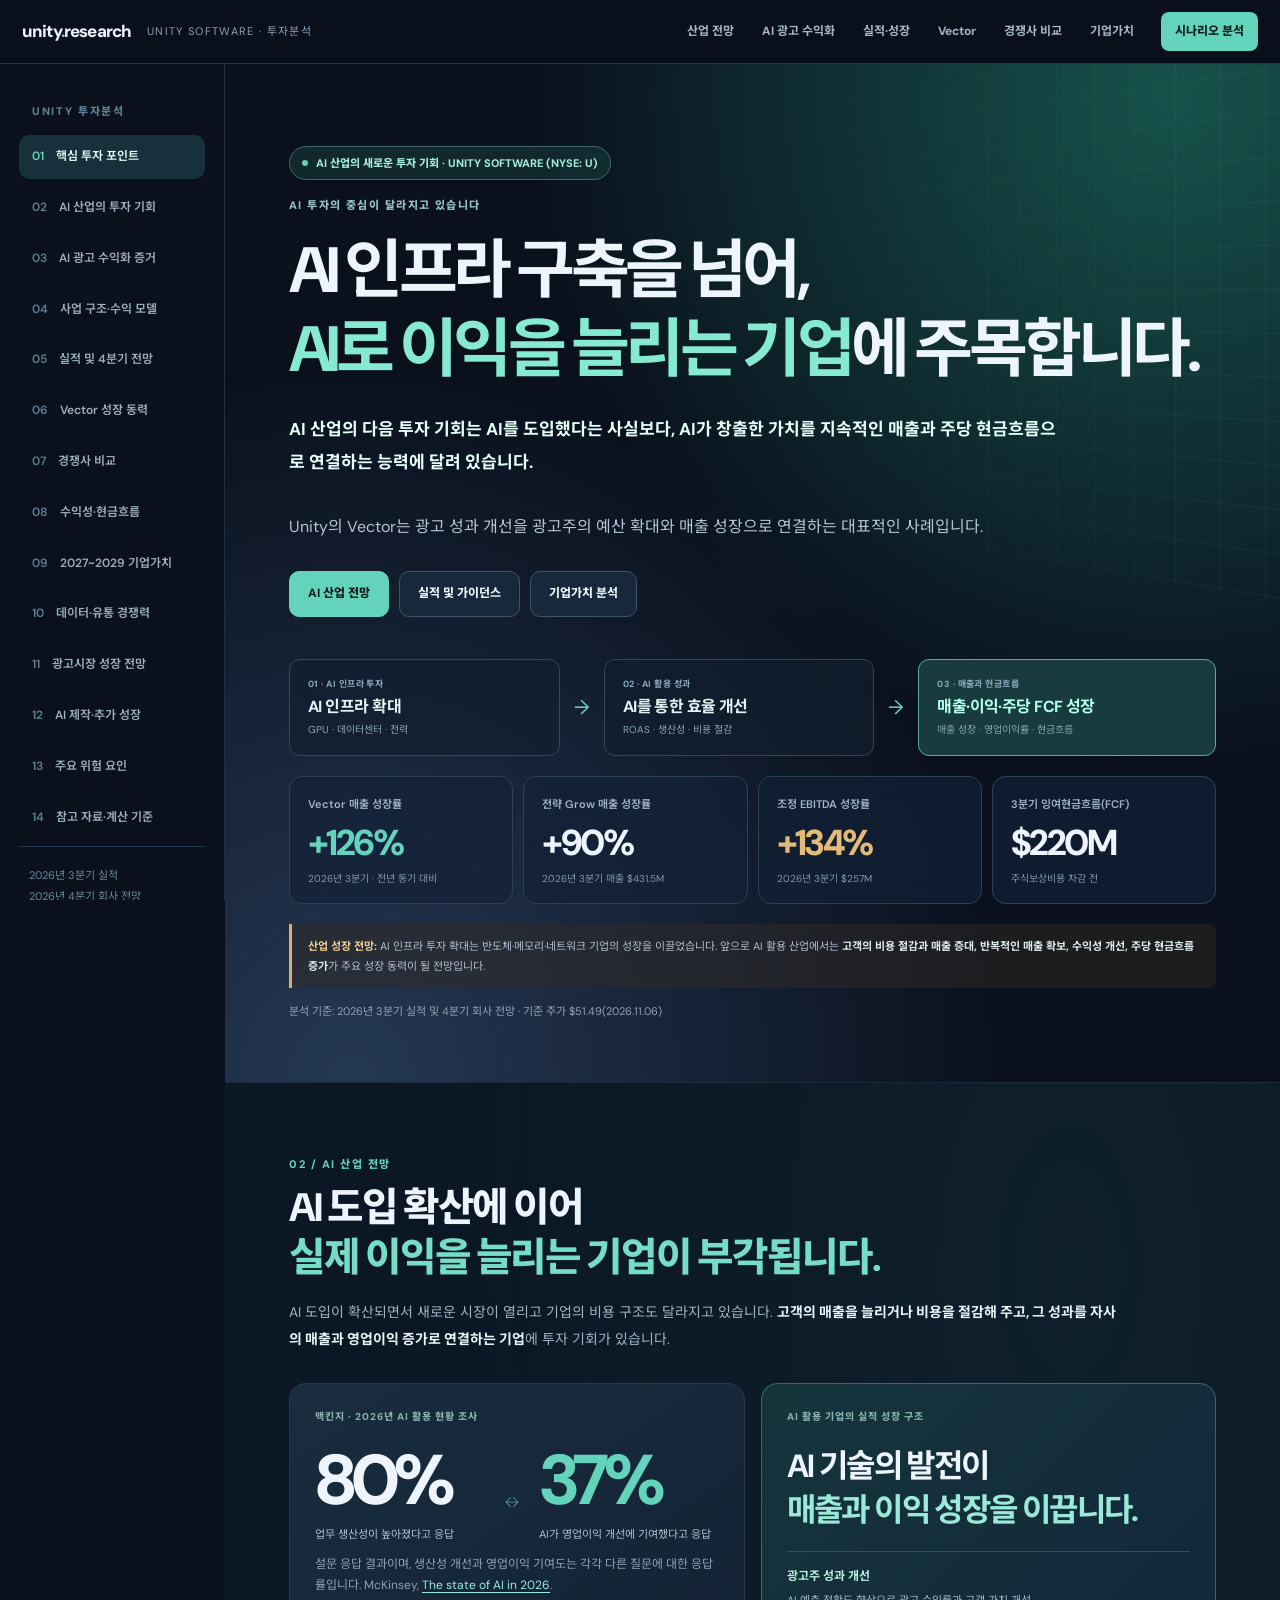
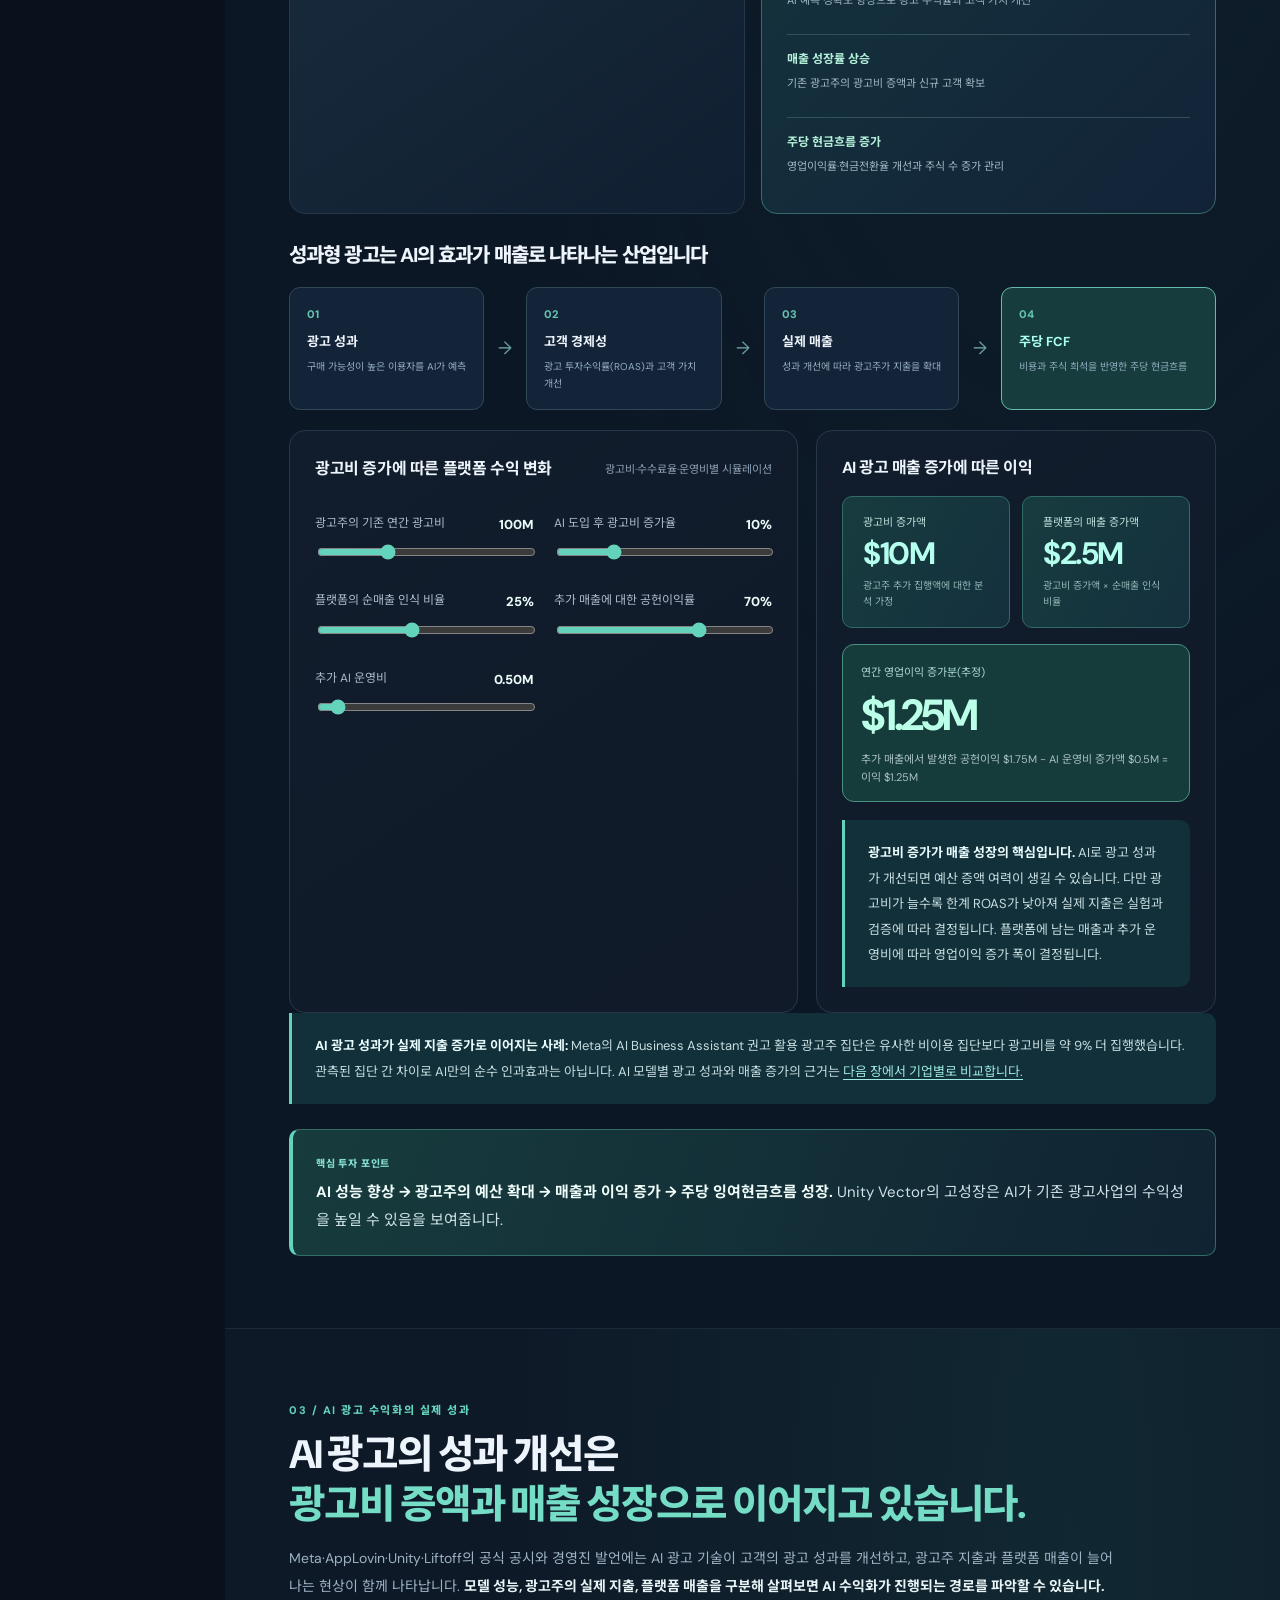
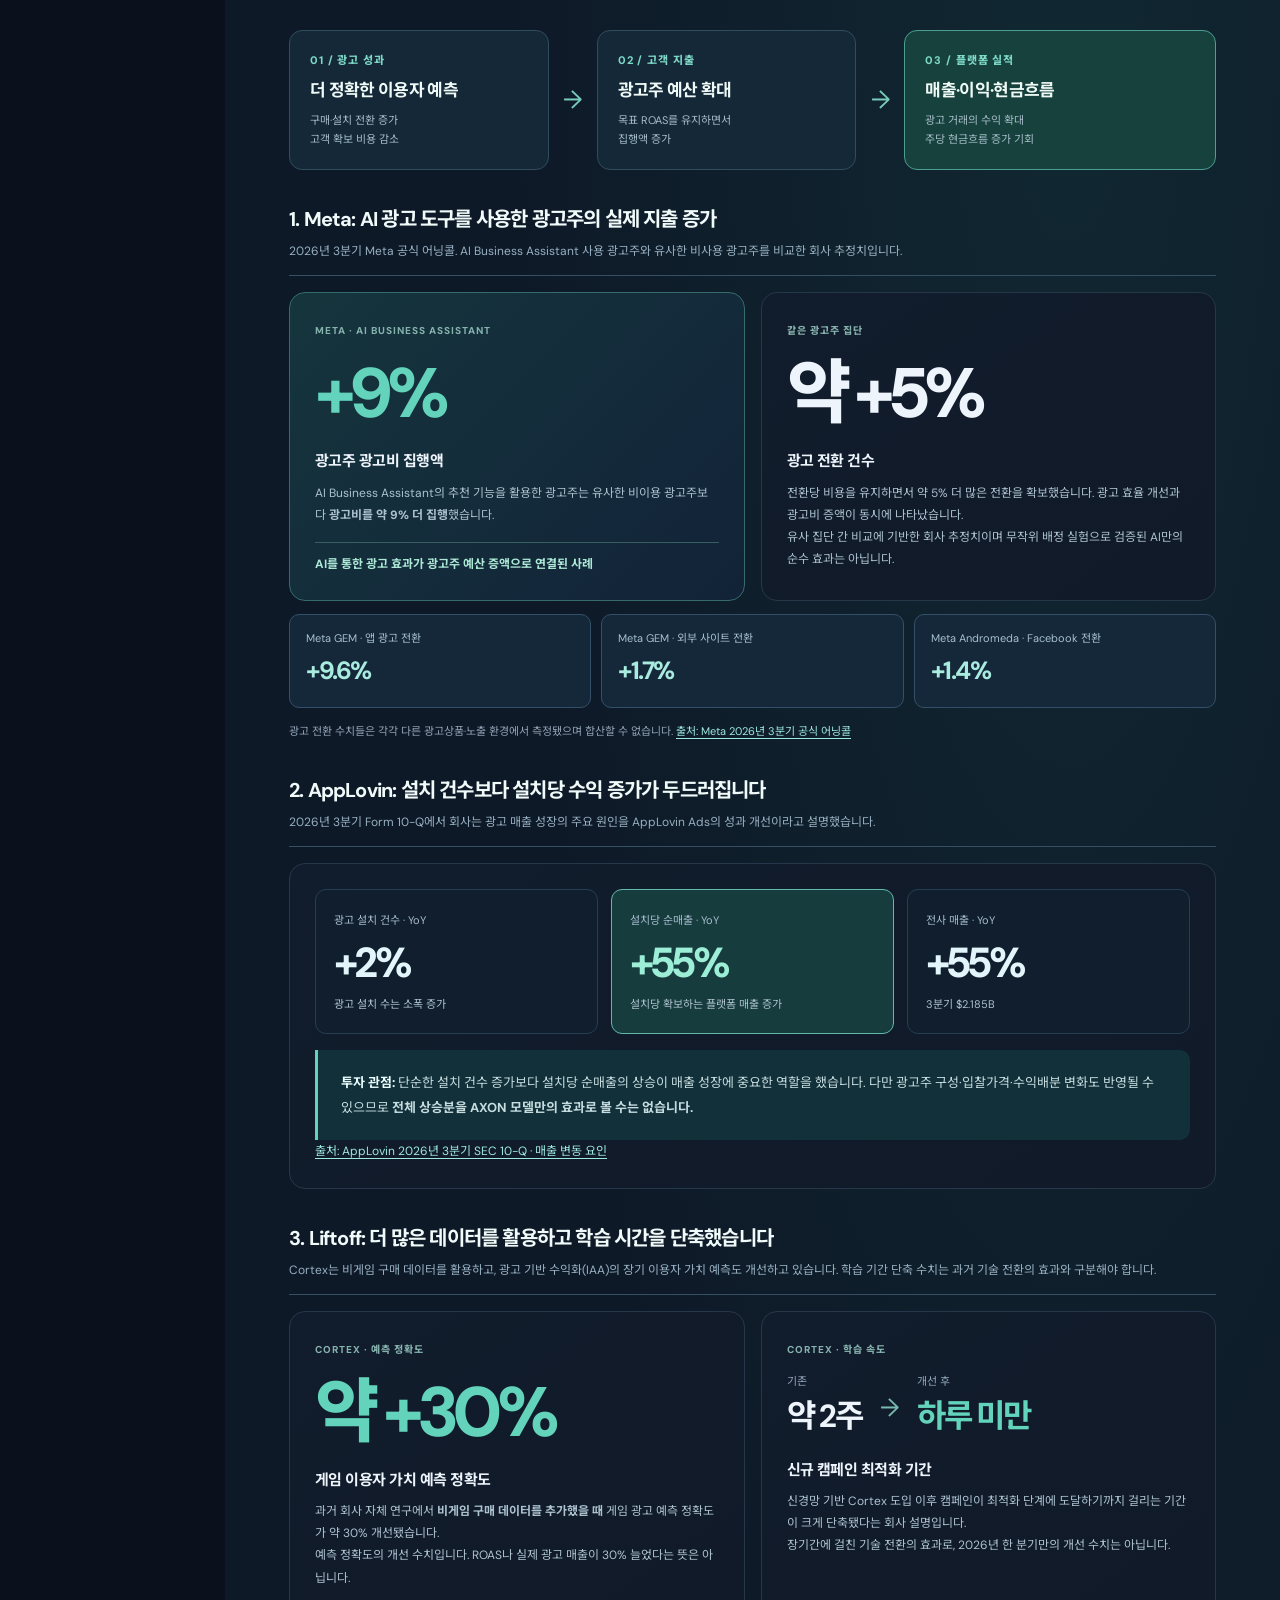
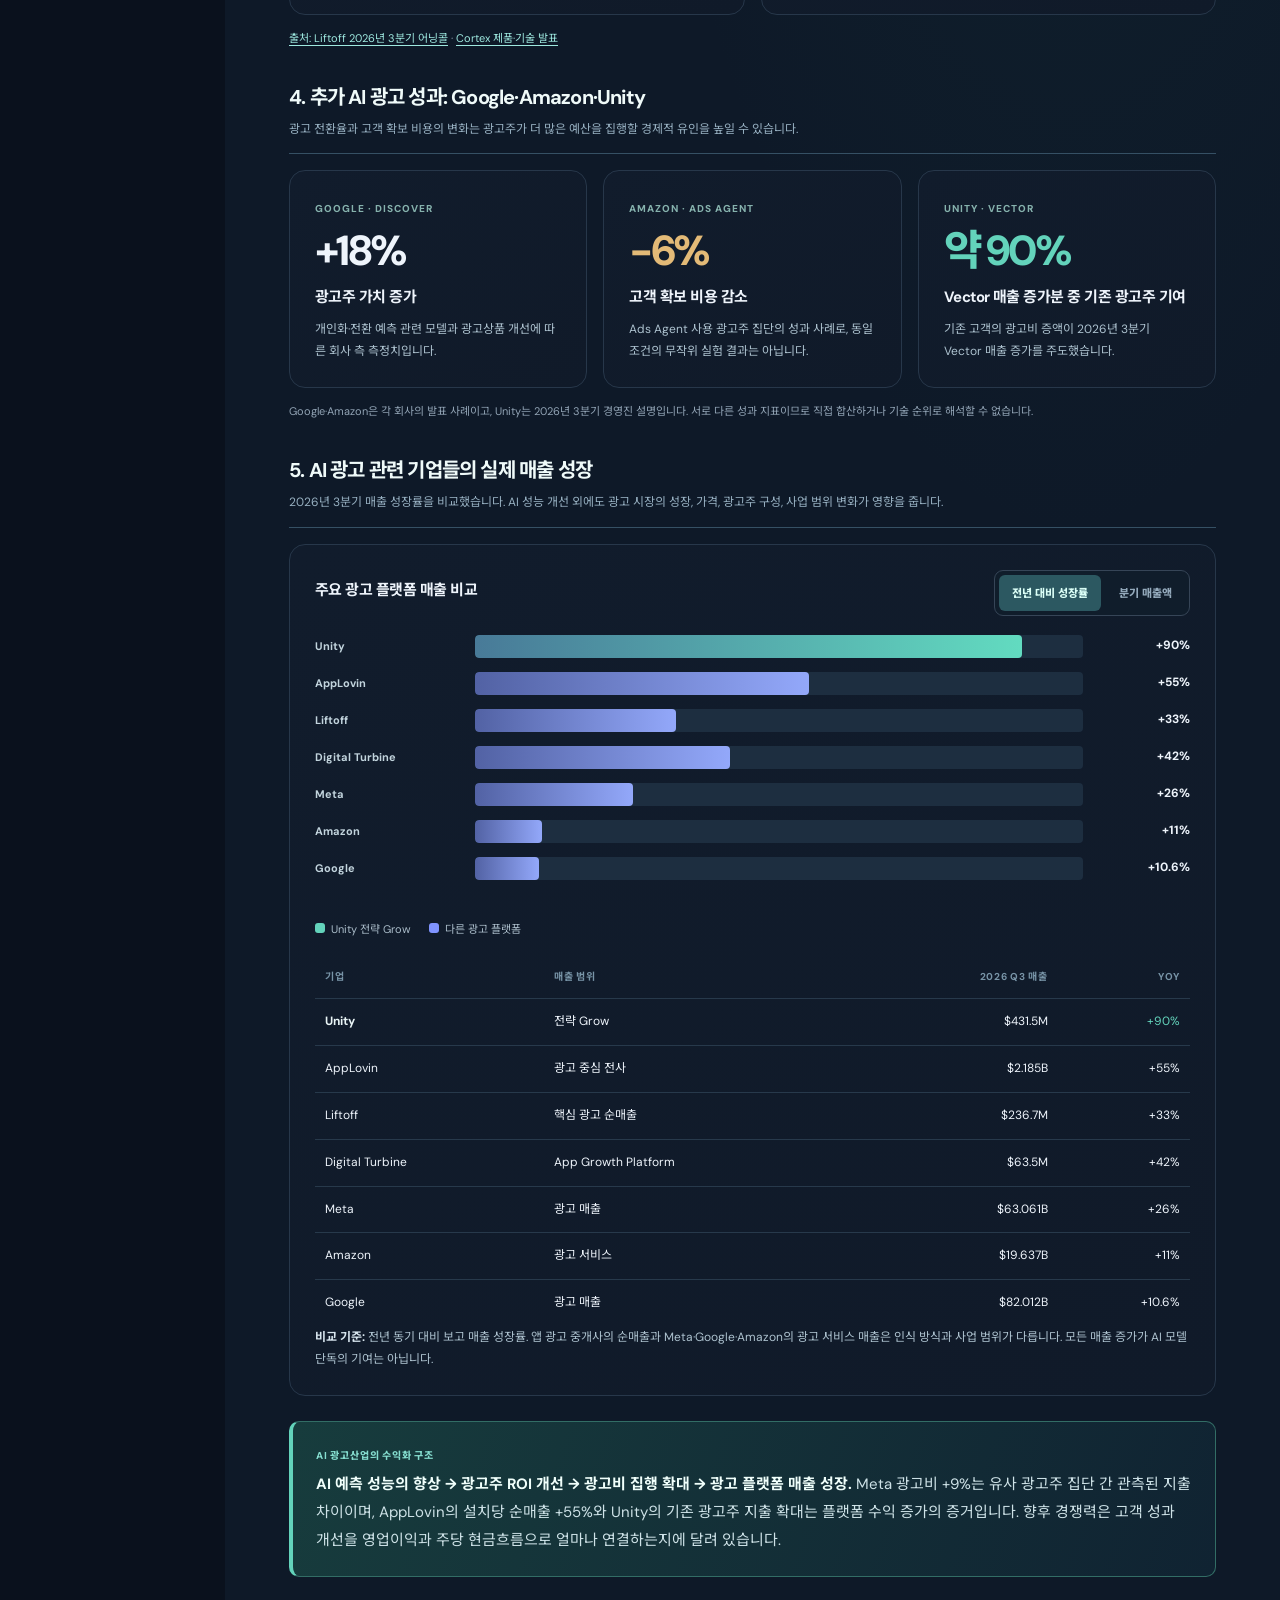
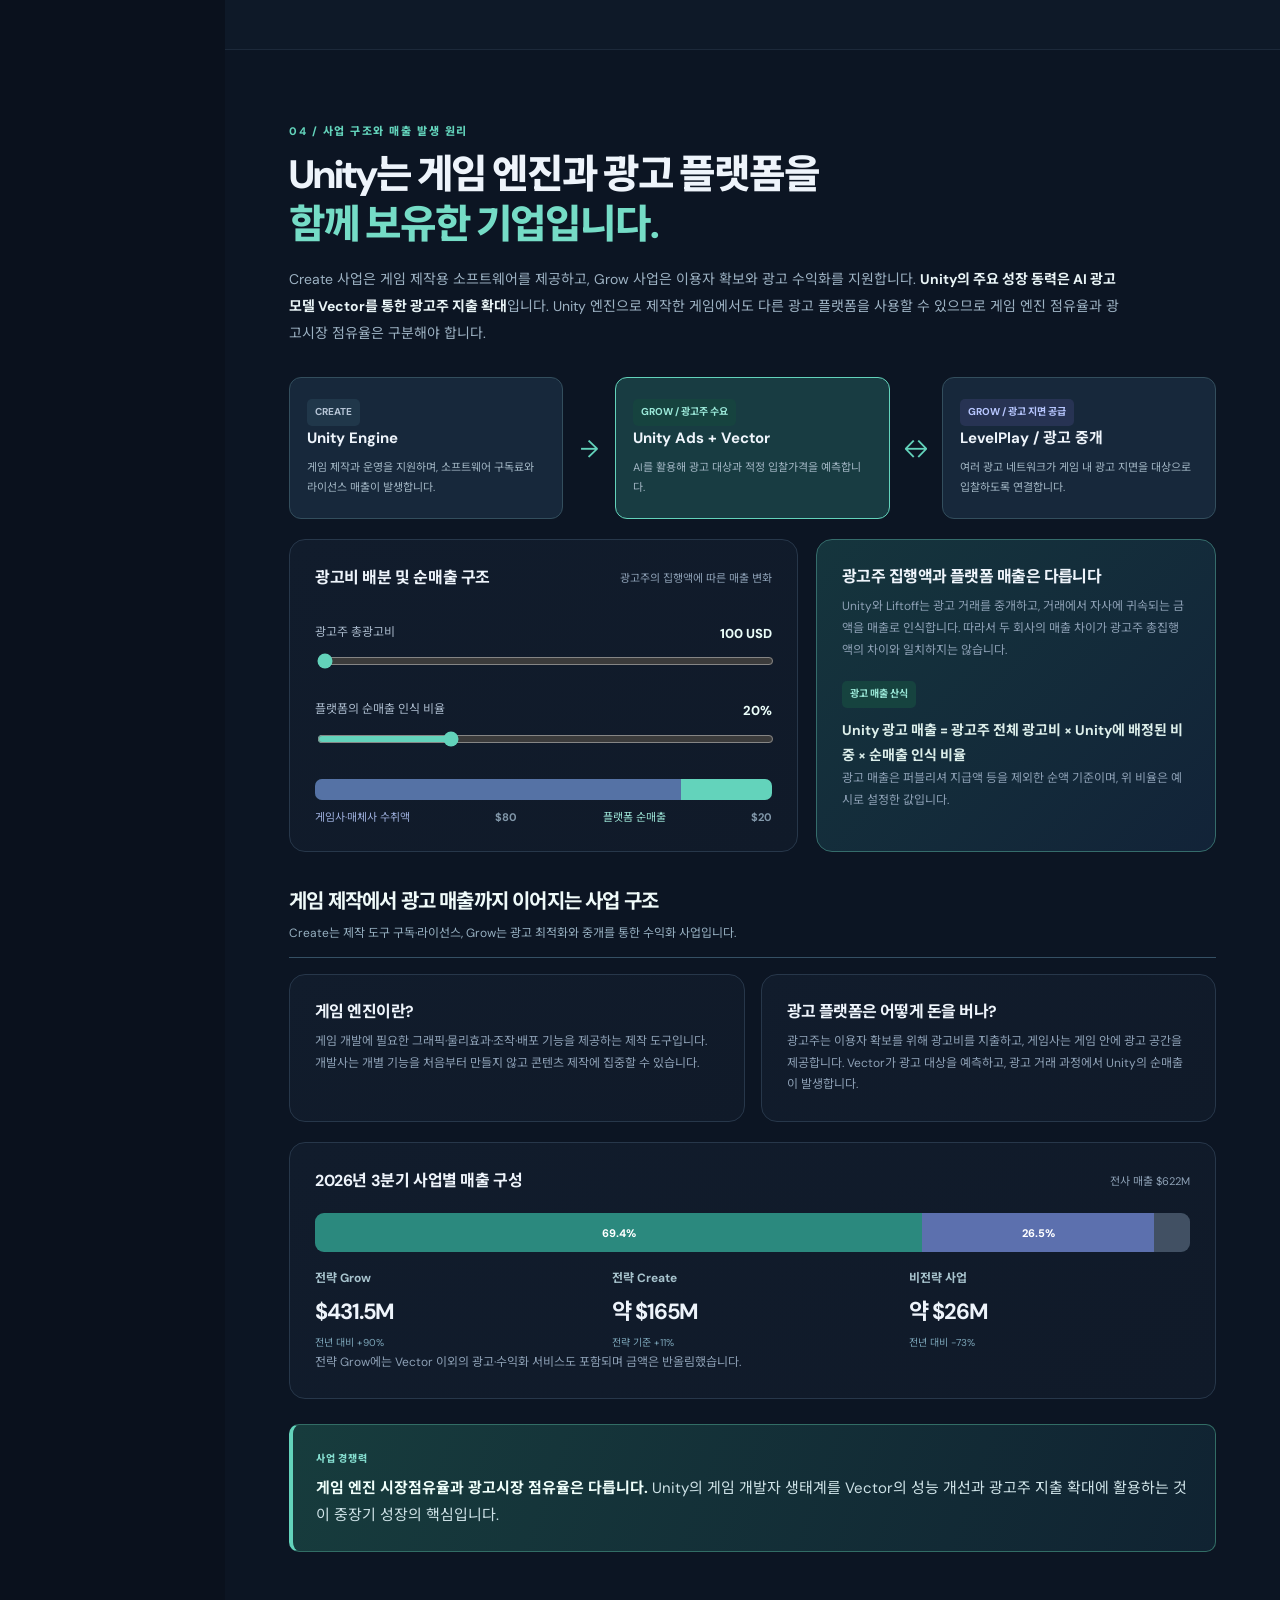
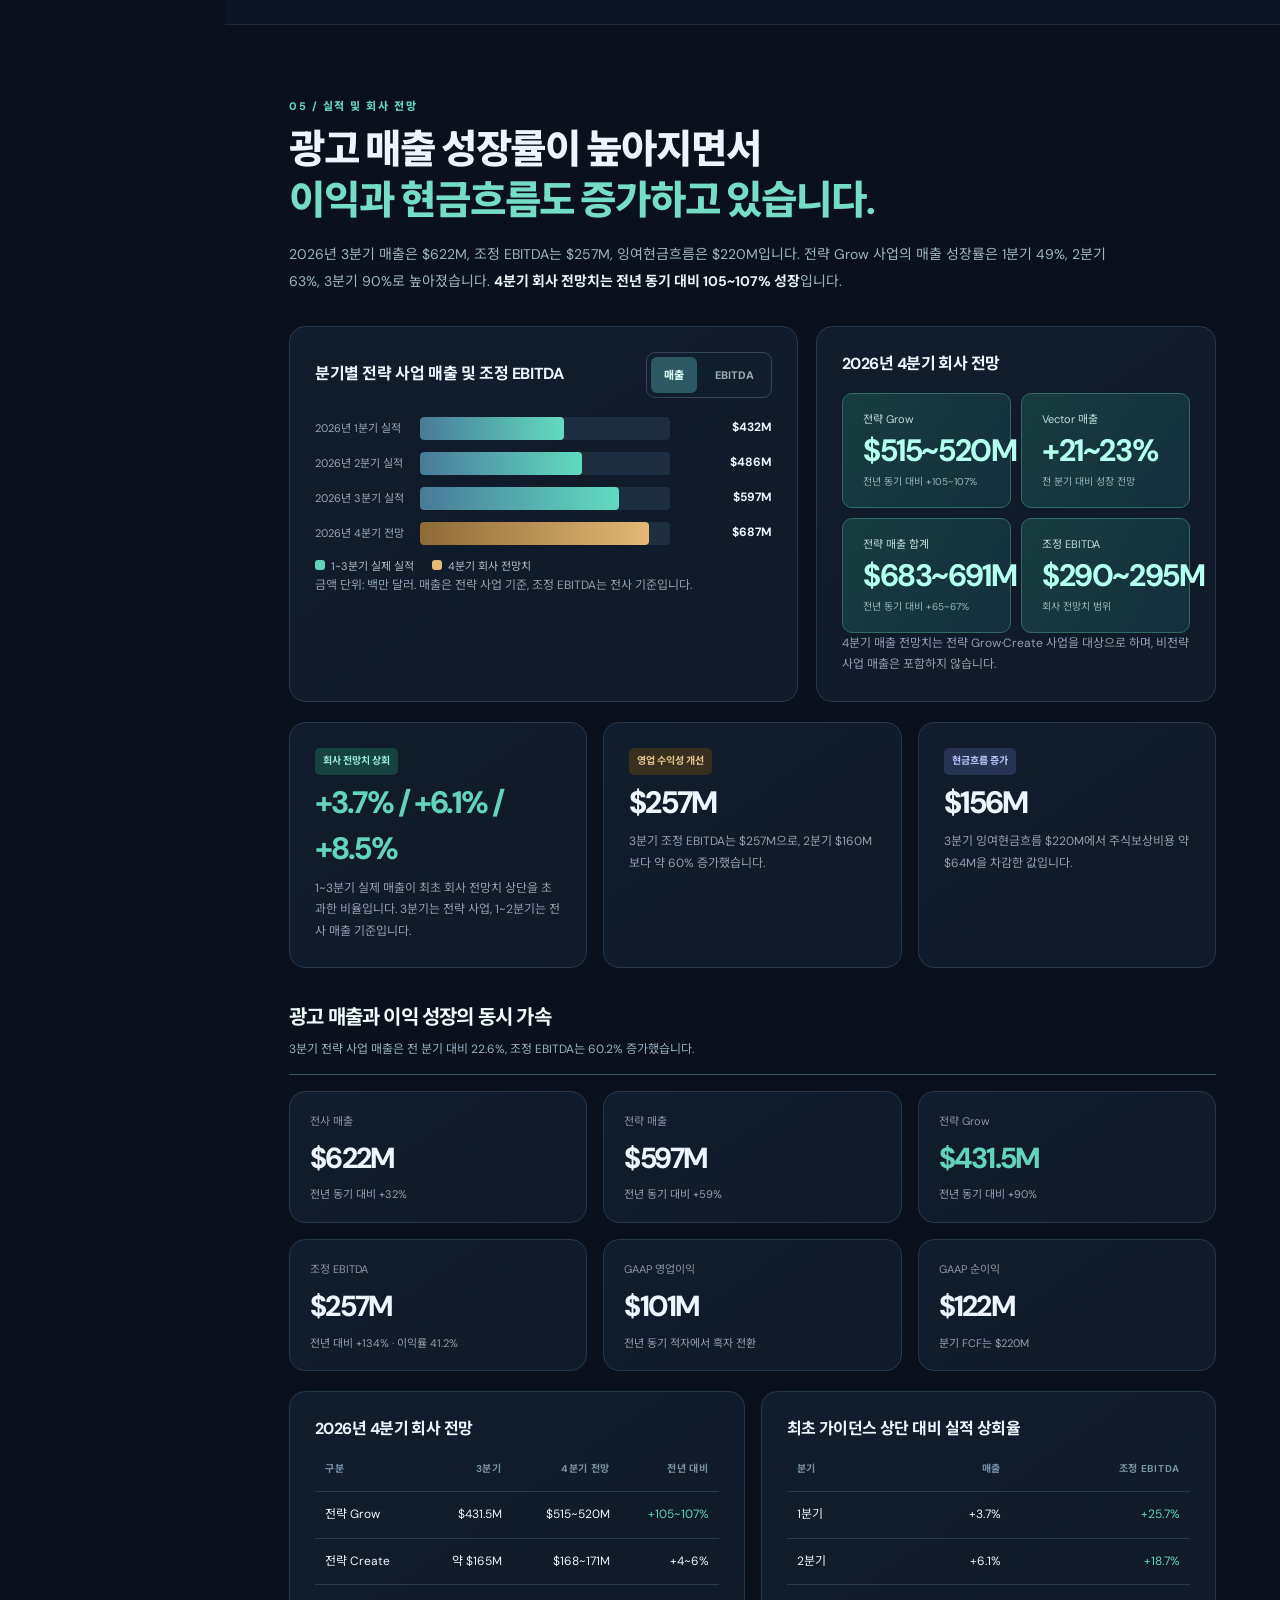
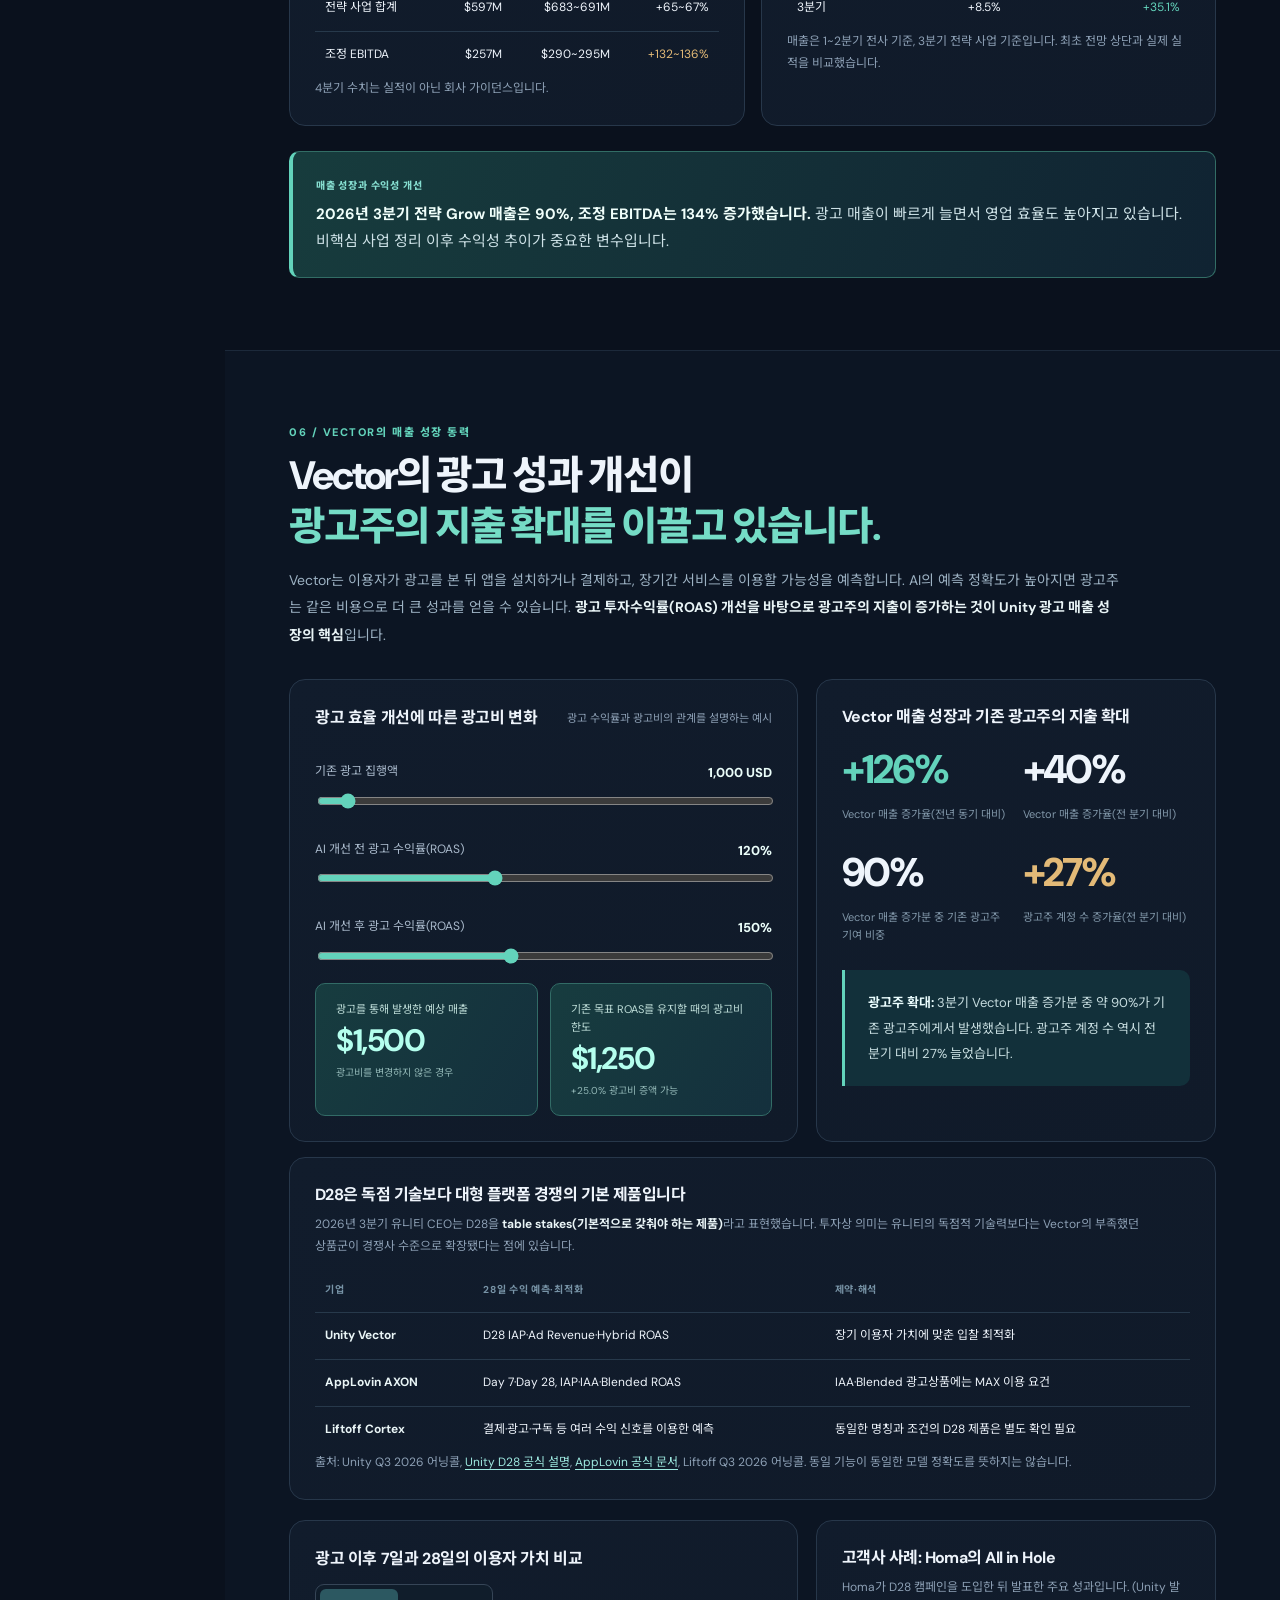
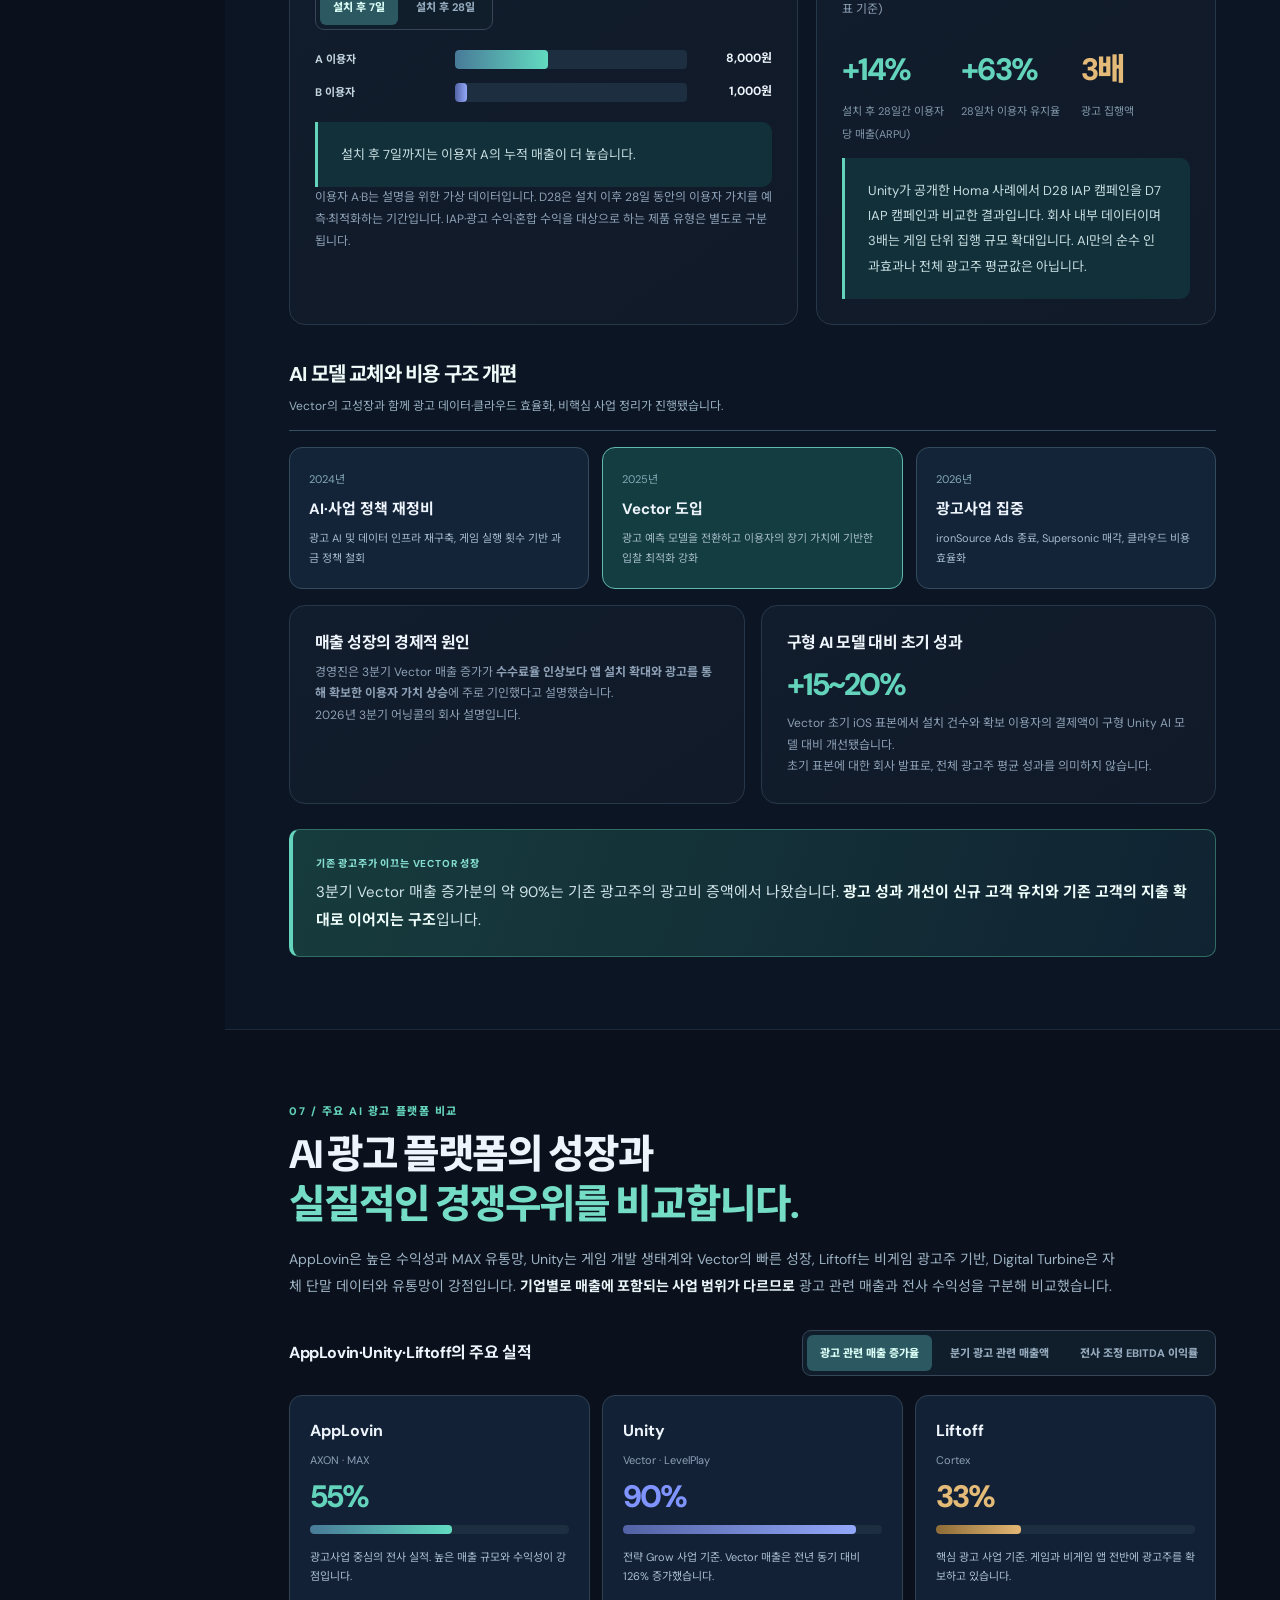
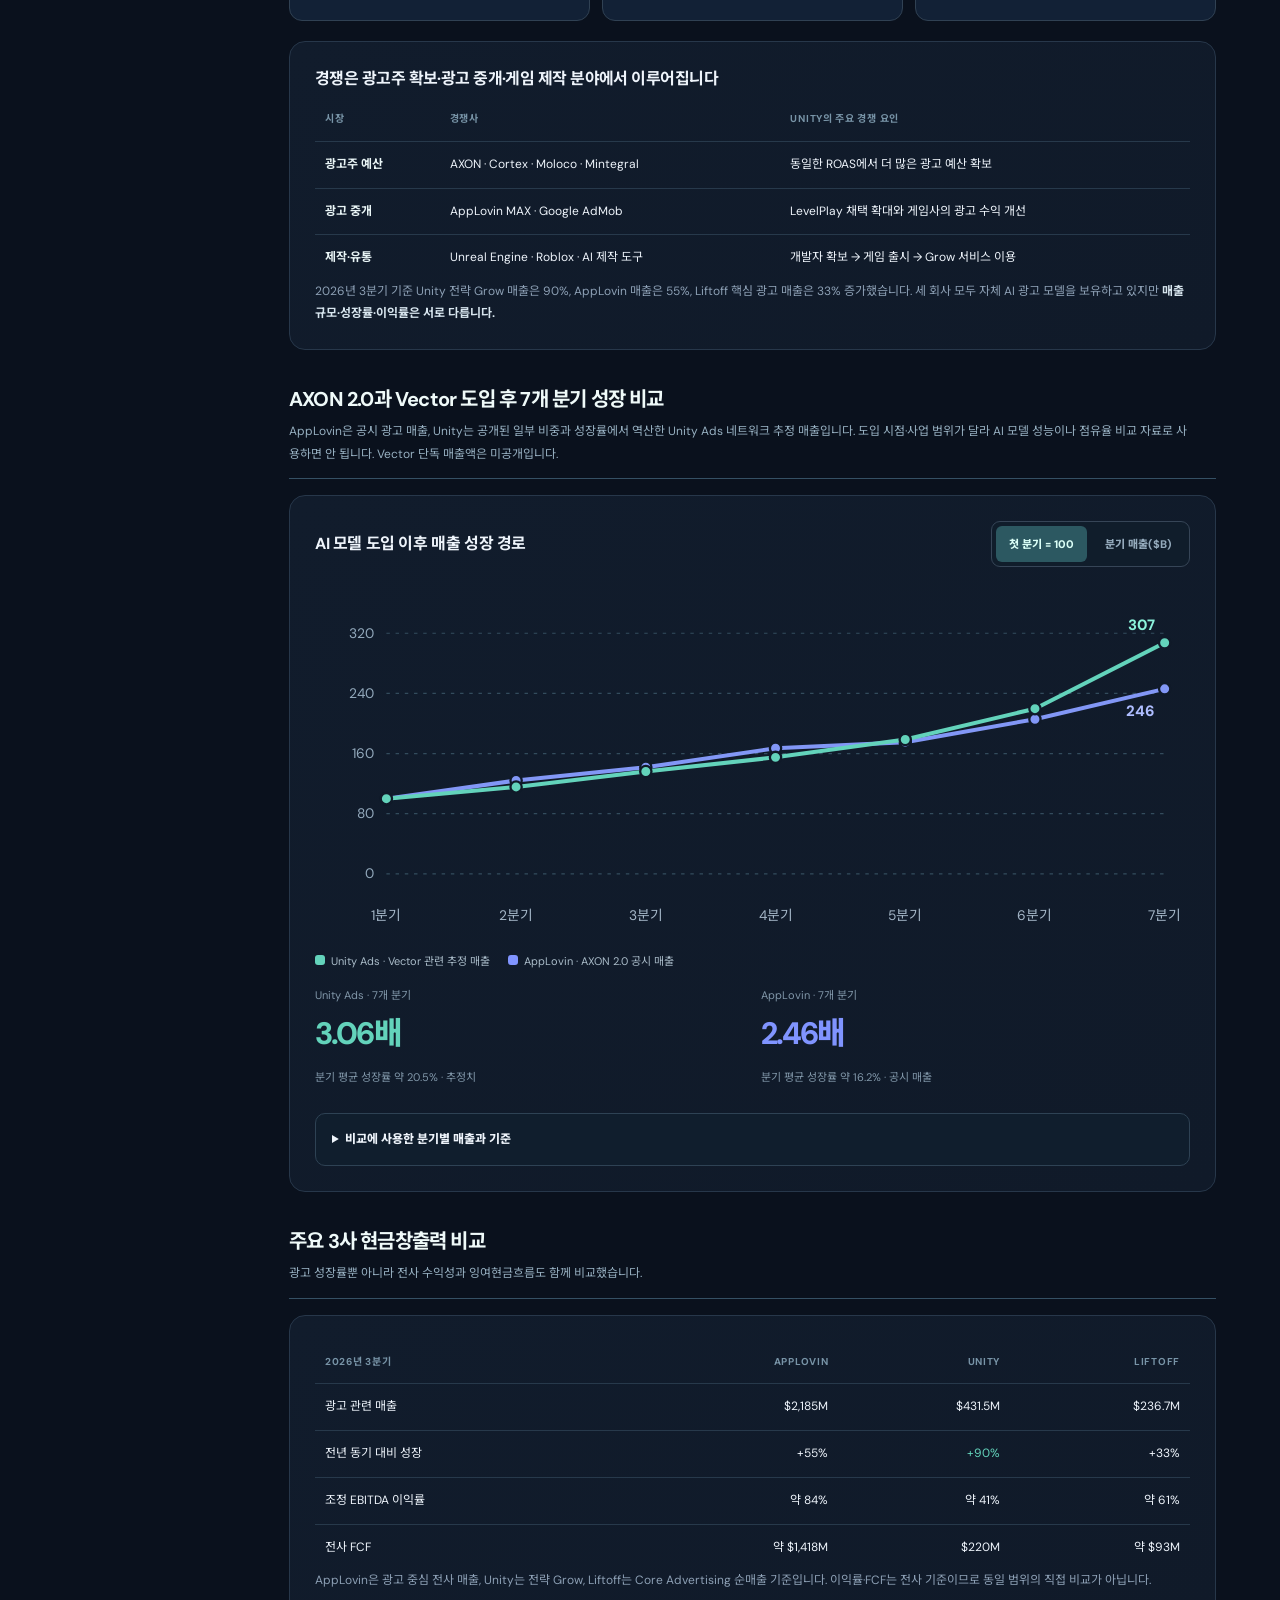
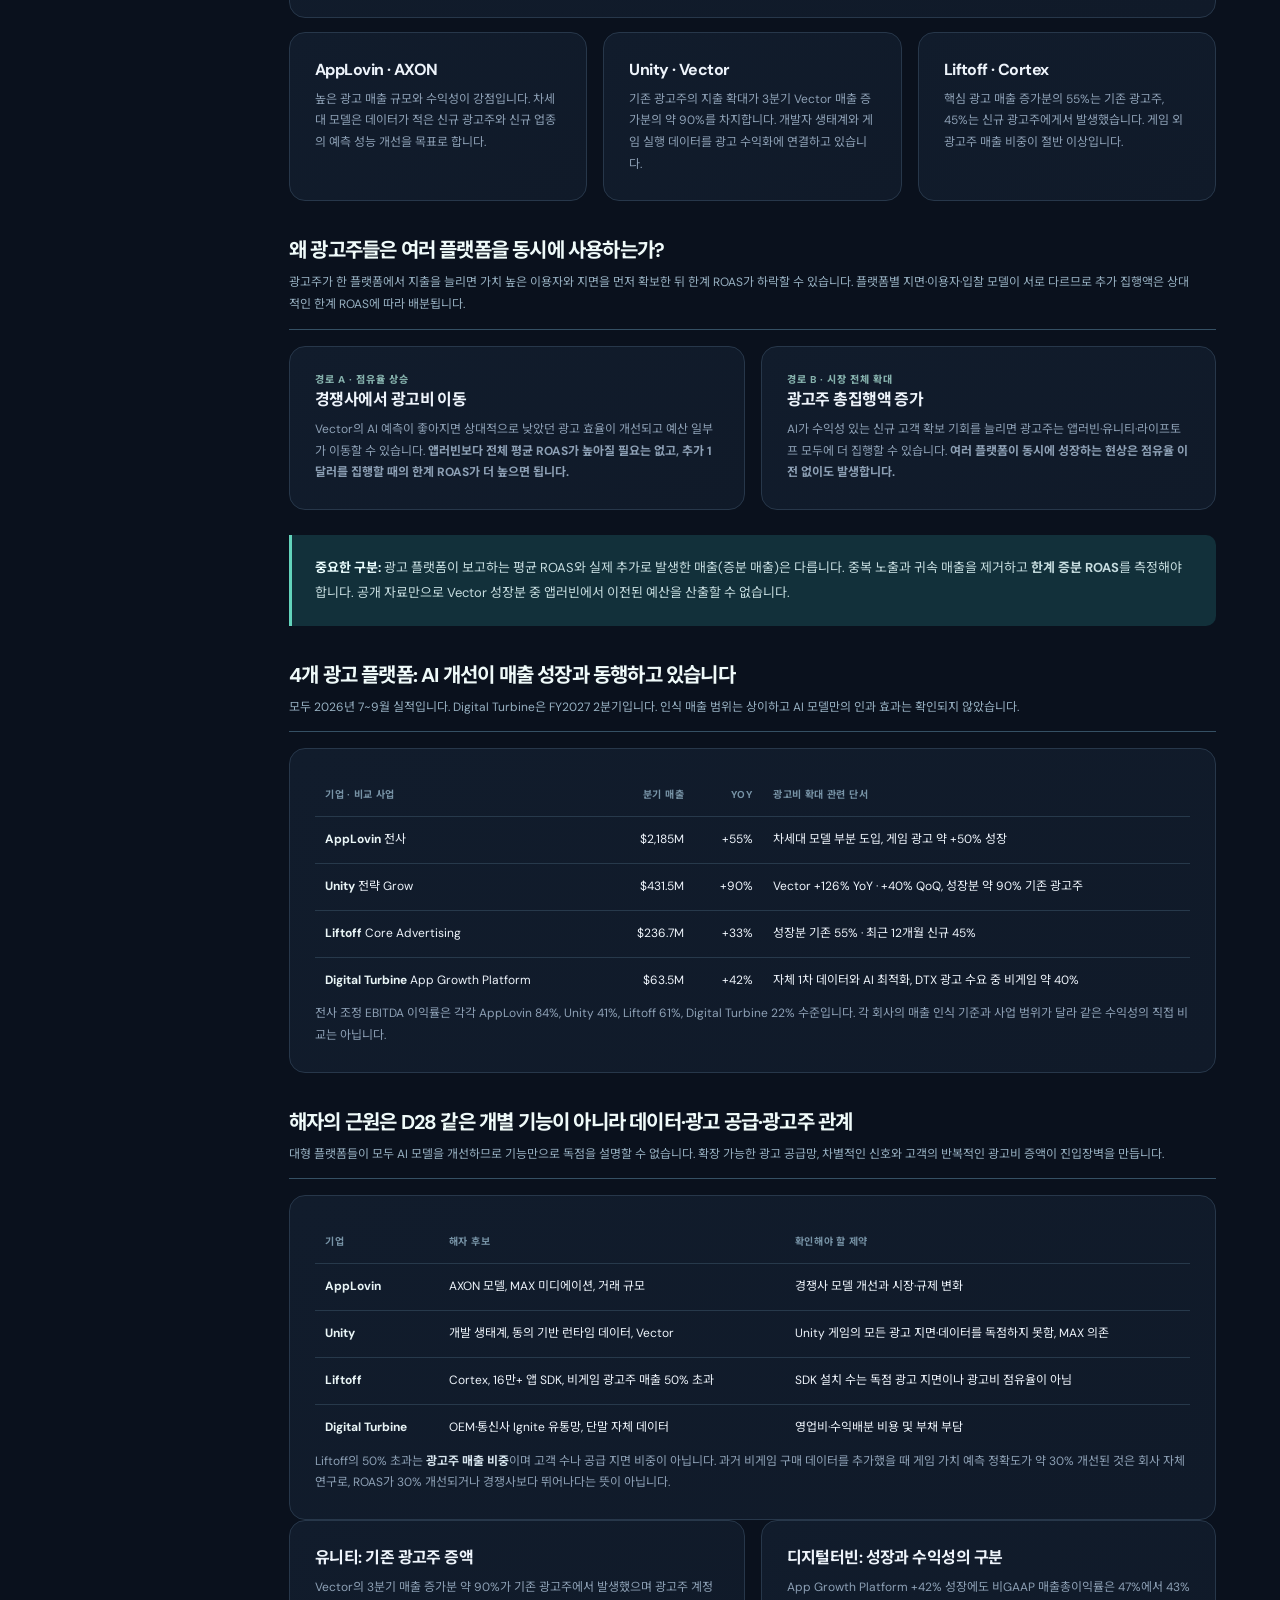
<file: unity/index.html>
<!doctype html>
<html lang="ko"><head><meta charset="utf-8"><meta name="viewport" content="width=device-width,initial-scale=1">
<meta name="theme-color" content="#0b1120"><meta name="description" content="AI 인프라 구축 이후의 투자 기회. Unity Vector의 광고 매출 성장, 실적과 가이던스, 경쟁사 비교, 현금흐름 및 2027~2029년 기업가치 전망.">
<title>Unity 투자분석 | AI 광고 매출 성장과 기업가치 전망</title>
<style>
@import url('https://fonts.googleapis.com/css2?family=DM+Sans:wght@400;500;600;700;800&family=Manrope:wght@400;500;600;700;800&family=Noto+Sans+KR:wght@400;500;600;700;800&display=swap');
:root{--bg:#0a111d;--card:#111c2c;--card2:#142235;--line:#27374a;--fg:#eef4fb;--muted:#8da0b5;--mint:#63d3bb;--blue:#8094ff;--gold:#e3ba77;--red:#f48b88;--shadow:0 24px 70px #0003;--radius:16px;color-scheme:dark}
*{box-sizing:border-box}html{scroll-behavior:smooth;scroll-padding-top:88px}body{margin:0;background:var(--bg);color:var(--fg);font-family:'DM Sans','Noto Sans KR',sans-serif;line-height:1.65;font-size:14px}a{color:inherit;text-decoration:none}button,input,select{font:inherit}button{cursor:pointer}button:focus-visible,input:focus-visible,select:focus-visible,a:focus-visible{outline:2px solid var(--mint);outline-offset:3px}button:disabled{opacity:.5;cursor:not-allowed}::selection{background:#2a786b;color:#fff}
.top{height:64px;position:sticky;z-index:30;top:0;display:flex;align-items:center;gap:16px;padding:0 max(22px,calc((100vw - 1450px)/2));border-bottom:1px solid #263649;background:#0a111de8;backdrop-filter:blur(22px)}.logo{font-size:17px;font-weight:800;letter-spacing:-.05em;white-space:nowrap}.logo i{font-style:normal;color:var(--mint)}.topdesc{font-size:11px;letter-spacing:.12em;text-transform:uppercase;color:var(--muted);white-space:nowrap}.nav{display:flex;align-items:center;justify-content:flex-end;gap:6px;margin-left:auto}.nav a{padding:8px 11px;border-radius:8px;font-size:12px;color:#a5b6c6;font-weight:700}.nav a:hover,.nav a.active{background:#1a3442;color:#fff}.topbtn{background:var(--mint);color:#09211d;border:none;border-radius:8px;padding:10px 14px;font-size:12px;font-weight:800;white-space:nowrap}
.shell{display:grid;grid-template-columns:225px minmax(0,1fr);max-width:1450px;margin:auto}.rail{border-right:1px solid #1f3043;position:sticky;top:64px;height:calc(100dvh - 64px);padding:38px 19px 22px;display:flex;flex-direction:column;gap:7px}.railt{font-size:11px;color:#638092;letter-spacing:.15em;font-weight:800;margin:0 13px 8px}.rail a{display:flex;gap:12px;padding:12px 13px;border-radius:10px;color:#9daebf;font-size:12px;font-weight:600}.rail a em{font-style:normal;color:#607e92;font-variant-numeric:tabular-nums}.rail a:hover,.rail a.active{color:#e7fcf8;background:#17313c}.rail a.active em{color:var(--mint)}.railfoot{margin-top:auto;border-top:1px solid var(--line);padding:18px 10px;color:#6d879c;font-size:11px;line-height:1.9}
main{min-width:0}.section{padding:72px clamp(23px,5vw,76px);border-bottom:1px solid #1c293a}.section:last-child{border-bottom:none}.section:nth-of-type(even){background:#0c1523}.eyebrow{font-size:11px;color:var(--mint);font-weight:800;letter-spacing:.14em;text-transform:uppercase}.section h2{font-size:clamp(27px,3.1vw,42px);line-height:1.27;letter-spacing:-.052em;margin:10px 0 15px;font-weight:800}.sectionlead{font-size:14px;color:#9db2c3;line-height:1.95;max-width:830px;margin:0 0 30px}.sectionlead strong{color:#e9f4f6}.hero{position:relative;padding-top:82px;min-height:590px;overflow:hidden;background:radial-gradient(ellipse at 87% 2%,#1a4654 0,transparent 45%),radial-gradient(ellipse at 6% 91%,#243351 0,transparent 48%)}.hero:before{content:"";position:absolute;top:0;right:-5%;width:55%;height:500px;background-image:linear-gradient(#6fe9cd10 1px,transparent 1px),linear-gradient(90deg,#6fe9cd10 1px,transparent 1px);background-size:38px 38px;mask-image:linear-gradient(to left,#000,transparent);transform:perspective(500px) rotateY(-19deg);pointer-events:none}.hero-content{position:relative}.pill{display:inline-flex;gap:8px;align-items:center;padding:7px 12px;border:1px solid #42696e;border-radius:30px;background:#19413f80;color:#a7eadb;font-size:11px;font-weight:800}.pill .dot{height:6px;width:6px;border-radius:100%;background:var(--mint)}.hero h1{font-size:clamp(38px,5.3vw,75px);max-width:820px;letter-spacing:-.075em;line-height:1.11;margin:25px 0}.hero h1 span{color:var(--mint)}.hero p{font-size:clamp(14px,1.5vw,18px);line-height:1.95;color:#a5bbcc;max-width:780px}.hero-buttons{display:flex;gap:10px;flex-wrap:wrap;margin:29px 0 42px}.btn{border:1px solid #405466;color:#eaf4f6;background:#18283b;border-radius:10px;padding:12px 18px;font-size:12px;font-weight:800}.btn:hover{background:#223d50}.btn.primary{color:#081d1b;background:var(--mint);border-color:var(--mint)}.btn.primary:hover{background:#8de6d0}.hero-metrics{display:grid;grid-template-columns:repeat(4,minmax(0,1fr));gap:10px}.metric{background:#122238aa;border:1px solid #2b4250;border-radius:13px;padding:18px 18px 15px;backdrop-filter:blur(15px)}.metric .cap{font-size:11px;color:#a2b5c7;font-weight:600}.metric b{display:block;font-size:clamp(22px,2.9vw,36px);letter-spacing:-.07em;line-height:1.6;font-weight:800;font-variant-numeric:tabular-nums}.metric .sub{font-size:10px;color:#8198a9}.mint{color:var(--mint)}.blue{color:var(--blue)}.gold{color:var(--gold)}.red{color:var(--red)}
.grid{display:grid;gap:16px}.grid.two{grid-template-columns:repeat(2,minmax(0,1fr))}.grid.three{grid-template-columns:repeat(3,minmax(0,1fr))}.grid.four{grid-template-columns:repeat(4,minmax(0,1fr))}.card{padding:25px;background:linear-gradient(145deg,var(--card),#101a29);border:1px solid var(--line);border-radius:var(--radius);min-width:0}.card>h3{font-size:16px;line-height:1.5;letter-spacing:-.035em;margin:0 0 7px}.card>p{margin:0;color:var(--muted);font-size:12px;line-height:1.8}.card.hi{background:linear-gradient(135deg,#15353d,#122338);border-color:#356c6b}.card strong.stat{display:block;font-size:31px;letter-spacing:-.06em;line-height:1.5;font-weight:800;margin:5px 0}.minor{font-size:11px;color:#8197a9}.note{font-size:11px;color:#91a3b4;line-height:1.85;margin-top:13px}.note strong{color:#d8e6ef}.space{height:20px}.chip{display:inline-block;padding:5px 8px;border-radius:5px;background:#20374a;color:#b5c4d5;font-size:10px;font-weight:700}.chip.gold{background:#38301e;color:#e4c48e}.chip.mint{background:#16433f;color:#9be9d9}.chip.blue{background:#273353;color:#b8c7ff}.chip.red{background:#4f2627;color:#ffc1bb}
.flowbox{display:grid;grid-template-columns:1fr 34px 1fr 34px 1fr;align-items:stretch;gap:9px}.flowitem{background:#17283b;border:1px solid #334e5d;border-radius:12px;padding:21px 17px}.flowitem strong{display:block;font-size:15px;margin-bottom:7px}.flowitem p{font-size:11px;color:#a2b6c4;line-height:1.8;margin:0}.arrow{display:flex;align-items:center;justify-content:center;font-size:24px;color:var(--mint)}.flowitem.active{border-color:var(--mint);background:#183c42}.split{display:grid;grid-template-columns:1.12fr .88fr;gap:18px}.panelheading{display:flex;align-items:center;justify-content:space-between;gap:12px;margin-bottom:19px;flex-wrap:wrap}.panelheading h3{font-size:16px;letter-spacing:-.025em;margin:0}.panelheading span{font-size:11px;color:var(--muted)}.choices{display:inline-flex;flex-wrap:wrap;gap:5px;border:1px solid #364557;background:#101d2b;padding:4px;border-radius:9px}.choice{border:0;border-radius:6px;padding:9px 13px;background:transparent;color:#94aabc;font-size:11px;font-weight:800}.choice.on{background:#2c5861;color:#dbfff7}.choice:hover{color:white}
.control{padding:12px 0}.control .ends{display:flex;justify-content:space-between;gap:8px;margin-bottom:7px;font-size:12px}.control .ends label{color:#aabacc}.control .ends output{font-weight:800;color:#eafdf9;font-size:13px}.control input[type=range]{width:100%;accent-color:var(--mint);cursor:pointer}.control small{font-size:10px;color:#657b90}.controlgroup{display:grid;grid-template-columns:repeat(2,1fr);gap:0 20px}.result{padding:16px 20px;border-radius:10px;background:linear-gradient(120deg,#173c3f,#14303d);border:1px solid #326b66}.result label{display:block;font-size:11px;color:#beddd8}.result b{font-size:31px;letter-spacing:-.045em;line-height:1.5;color:#b4ffee;font-variant-numeric:tabular-nums}.result small{display:block;font-size:10px;color:#92b7b6}.resultrow{display:grid;grid-template-columns:repeat(2,1fr);gap:12px}
.hbar{display:flex;gap:15px;align-items:center;margin:13px 0}.hbar .name{width:125px;flex-shrink:0;color:#c2d4dd;font-size:11px;font-weight:700}.track{background:#1d2e40;border-radius:4px;height:19px;position:relative;overflow:hidden;flex:1}.barfill{height:100%;background:linear-gradient(90deg,#487a98,#62dbc0);border-radius:4px;transition:width .35s ease}.barfill.blue{background:linear-gradient(90deg,#5262a4,#93a8fa)}.barfill.gold{background:linear-gradient(90deg,#8d6b37,#e4b874)}.barfill.dim{background:#436078}.hbar b{width:70px;text-align:right;font-size:12px;font-variant-numeric:tabular-nums}.legend{display:flex;gap:18px;flex-wrap:wrap;font-size:11px;color:#aabcc9}.legend i{display:inline-block;width:10px;height:10px;border-radius:3px;margin-right:6px}
.datatable{width:100%;border-collapse:collapse;font-size:12px}.datatable th,.datatable td{border-bottom:1px solid #27394b;text-align:left;padding:13px 10px}.datatable th{color:#7894a7;font-size:10px;text-transform:uppercase;letter-spacing:.07em;font-weight:700}.datatable td strong{color:#e9f5f6}.datatable tr:last-child td{border-bottom:none}.datatable td.right,.datatable th.right{text-align:right;font-variant-numeric:tabular-nums}.tablewrap{overflow:auto}
.svgchart{width:100%;height:auto;display:block;overflow:visible}.svgchart text{font-family:'DM Sans','Noto Sans KR',sans-serif}.qbar{display:grid;grid-template-columns:95px 1fr 92px;gap:10px;align-items:center;margin:12px 0}.qbar label{font-size:11px;color:#91aabd}.qbar .track{height:23px}.qbar strong{font-size:12px;text-align:right}.inline{display:flex;align-items:center;gap:8px;flex-wrap:wrap}.large-number{font-size:40px;letter-spacing:-.065em;line-height:1.25;font-weight:800;font-variant-numeric:tabular-nums}.footline{font-size:11px;color:#7893a6;margin-top:18px;padding-top:14px;border-top:1px solid #2b394b}
.comparegrid{display:grid;grid-template-columns:repeat(3,1fr);gap:12px}.comparecard{padding:22px 20px;border-radius:13px;border:1px solid #304153;background:#122136;transition:border-color .2s}.comparecard:hover,.comparecard.select{border-color:#73cdbb}.comparecard h3{font-size:16px;margin:0 0 6px}.comparecard .model{font-size:11px;color:var(--muted)}.comparecard .num{font-size:31px;font-weight:800;letter-spacing:-.06em;line-height:1.8}.comparecard .tagline{font-size:11px;color:#aabed0;line-height:1.8}.casegrid{display:grid;grid-template-columns:repeat(2,1fr);gap:15px}.case{background:#17283b;border-radius:12px;border:1px solid #2d4053;padding:18px}.case span{font-size:12px;color:#9bafc2}.case b{display:block;font-size:26px;letter-spacing:-.04em}.case .bar{height:8px;background:#26425b;border-radius:9px;margin-top:16px;overflow:hidden}.case .bar:after{content:'';display:block;background:var(--mint);height:100%;width:var(--pct)}
.scen-top{display:flex;align-items:center;gap:10px;flex-wrap:wrap;margin-bottom:22px}.scen-tab{font-weight:800;padding:11px 16px;background:#16243a;color:#97afc0;border:1px solid #2b3c53;border-radius:10px;font-size:12px}.scen-tab.on{border-color:#66b5aa;background:#1c4745;color:#f2ffff}.scen-title{font-size:16px;font-weight:800;margin:0 0 9px}.scen-desc{color:#9aafbf;font-size:12px;line-height:1.8;margin:0 0 18px}.modelplot{min-height:230px}.valuation{display:grid;grid-template-columns:1.05fr .95fr;gap:19px}.controlsbox{background:#111e30;border-radius:13px;padding:22px;border:1px solid #29394d}.outputbox{background:linear-gradient(155deg,#163c3f,#122136 63%);border:1px solid #317068;border-radius:14px;padding:25px}.price{font-size:clamp(44px,6vw,78px);line-height:1.2;font-weight:800;color:#b5fbe9;letter-spacing:-.08em;font-variant-numeric:tabular-nums}.potential{font-size:13px;font-weight:700;color:#9bdaca}.outmetrics{display:grid;grid-template-columns:repeat(2,1fr);gap:16px;margin:22px 0 8px}.outmetrics div{border-top:1px solid #3d5f65;padding-top:12px}.outmetrics label{display:block;color:#a0b6ba;font-size:10px}.outmetrics b{font-size:21px;line-height:1.65;letter-spacing:-.03em;font-variant-numeric:tabular-nums}.shadowbox{border:1px dashed #31555b;border-radius:10px;padding:16px;margin-top:20px;background:#102330}.buttons{display:flex;gap:8px;flex-wrap:wrap}.sourcegrid{display:grid;grid-template-columns:1fr 1fr;gap:10px}.source{display:block;border:1px solid #2a3f50;background:#101f2f;border-radius:10px;padding:15px}.source:hover{border-color:#5a9d92}.source strong{font-size:12px;display:block;margin-bottom:4px}.source small{font-size:10px;color:#849caf;line-height:1.8}.riskrow{display:grid;grid-template-columns:150px 1fr 220px;gap:20px;padding:19px 12px;border-bottom:1px solid #2c3c4d;align-items:center}.riskrow:last-child{border:0}.riskrow h4{margin:0;font-size:12px}.riskrow p{margin:0;color:#a2b4c4;font-size:12px}.riskrow .signal{color:#8adbc7;font-size:12px}.callout{border-left:3px solid var(--mint);background:#12303a;padding:20px 23px;border-radius:0 10px 10px 0;line-height:1.95;font-size:13px;color:#c6dcdf}.callout b{color:#eafdfe}.grow-list{display:grid;grid-template-columns:repeat(3,1fr);gap:14px}.grow-list .card .stat{font-size:24px}.formula{font-size:17px;font-weight:800;letter-spacing:-.03em;color:#c4f2e5;line-height:1.9;text-align:center;background:#0c1d2b;border:1px dashed #3a6b6c;padding:18px 13px;border-radius:10px}.locked{color:#83acb1;font-size:11px}.counter{font-variant-numeric:tabular-nums}.toolrow{display:flex;justify-content:space-between;align-items:center;gap:15px;flex-wrap:wrap}.disclosure{border:1px solid #2e4254;border-radius:10px;overflow:hidden;background:#101e2d}.disclosure summary{padding:16px;cursor:pointer;font-size:12px;font-weight:800}.disclosure>div{padding:0 16px 17px;color:#93a9ba;font-size:12px;line-height:1.8}
#floating{position:fixed;right:25px;bottom:20px;z-index:20;background:#1b3f43;border:1px solid #468479;padding:10px 17px;border-radius:35px;box-shadow:0 9px 30px #0008;color:#d9fff4;font-size:11px;font-weight:800;display:none}#floating:hover{background:#285b59}
@media(max-width:1150px){.shell{grid-template-columns:175px minmax(0,1fr)}.rail{padding:25px 11px}.rail a{padding:10px;font-size:11px}.topdesc{display:none}.section{padding:58px 34px}.nav a{padding:7px;font-size:11px}.split{grid-template-columns:1fr}.valuation{grid-template-columns:1fr 1fr}}
@media(max-width:860px){.shell{display:block}.rail{display:none}.nav{display:none}.top{height:58px;padding:0 18px}.section{padding:49px 19px}.hero{padding-top:56px;min-height:unset}.hero h1{font-size:43px}.hero-metrics{grid-template-columns:repeat(2,1fr)}.grid.three,.grid.four{grid-template-columns:repeat(2,1fr)}.valuation{grid-template-columns:1fr}.comparegrid{grid-template-columns:1fr 1fr}.riskrow{grid-template-columns:1fr;gap:5px;padding:16px 8px}.sourcegrid{grid-template-columns:1fr}.flowbox{grid-template-columns:1fr}.arrow{transform:rotate(90deg)}}
@media(max-width:540px){.hero h1{font-size:35px}.hero p{font-size:13px}.hero-metrics{gap:7px}.metric{padding:12px}.metric b{font-size:23px}.grid.two,.grid.three,.grid.four,.grow-list,.casegrid,.comparegrid,.resultrow{grid-template-columns:1fr}.card{padding:19px}.controlgroup{grid-template-columns:1fr}.topbtn{padding:9px 11px}.section h2{font-size:29px}.qbar{grid-template-columns:75px 1fr 75px;gap:5px}.hbar .name{width:95px;font-size:10px}.hbar b{width:55px}.datatable{font-size:11px}.datatable th,.datatable td{padding:9px 7px}.outmetrics b{font-size:19px}.large-number{font-size:35px}.hero-buttons .btn{padding:11px 13px}}
@media(prefers-reduced-motion:reduce){html{scroll-behavior:auto}*{transition:none!important}}
/* AI monetization editorial hierarchy */
.hero{background:radial-gradient(ellipse at 90% 3%,#17524b 0,transparent 48%),radial-gradient(ellipse at 12% 100%,#253854 0,transparent 50%);min-height:0;padding-bottom:60px}
.hero h1{max-width:960px;font-size:clamp(36px,5vw,67px);line-height:1.23;letter-spacing:-.071em;margin:18px 0 23px}
.hero h1 span{color:#86ead3;display:inline}
.hero-lead{max-width:900px;font-size:clamp(14px,1.35vw,16px)!important;line-height:1.95!important;color:#b4c4d2!important}
.hero-lead strong{color:#e6fff9;font-size:1.07em}
.headline-overline{font-size:11px;letter-spacing:.13em;text-transform:uppercase;color:#99c5c4;margin-top:16px;font-weight:800}
.hero-caveat{border-left:3px solid #d8b16c;padding:12px 16px;background:#302b2480;border-radius:0 8px 8px 0;color:#aebece;font-size:11px;line-height:1.85;margin-top:20px;max-width:1050px}
.hero-caveat b{color:#f0cc8c}.hero-caveat strong{color:#deebef}
.thesis-steps{display:grid;grid-template-columns:1fr 28px 1fr 28px 1.1fr;align-items:stretch;gap:8px;margin:30px 0 20px}
.thesis-step{background:#121f2fae;border:1px solid #30475a;padding:17px 18px;border-radius:11px;display:flex;gap:2px;flex-direction:column}
.thesis-step small{font-size:9px;color:#8ca8bb;letter-spacing:.05em;font-weight:700}
.thesis-step b{font-size:16px;color:#e6f1f3;letter-spacing:-.035em}
.thesis-step em{font-style:normal;color:#88a4b4;font-size:10px}
.thesis-step.focus{border-color:#5da9a0;background:#173b3e}.thesis-step.focus b{color:#b4ffed}
.thesis-connector{display:grid;place-items:center;color:#72c8bc;font-size:20px}
.accent{color:#75dcc6}.thesis-section{background:radial-gradient(ellipse at 80% 10%,#12303955,transparent 50%),#0c1725!important}
.gap-mb{margin-bottom:25px}
.statistic-panel{background:linear-gradient(145deg,#192d3e,#101f31)}
.panel-kicker{font-size:10px;color:#86b2ad;letter-spacing:.1em;text-transform:uppercase;font-weight:800}
.pair-big{display:grid;grid-template-columns:1fr 24px 1fr;align-items:end;gap:10px;margin:16px 0 10px}.pair-big>div:not(.pair-divider){display:flex;flex-direction:column;gap:6px}.pair-big span{font-size:11px;color:#b0c0cc;line-height:1.7}.pair-divider{padding-bottom:30px;color:#557f8e}.huge-value{font-size:clamp(46px,5.5vw,74px);line-height:1.1;font-weight:800;letter-spacing:-.09em}
.thesis-bigline{font-size:clamp(23px,2.5vw,32px)!important;line-height:1.4!important;letter-spacing:-.05em!important;margin:18px 0!important}.thesis-bigline span{color:#9bead9}
.check-list{display:grid;gap:12px;margin-top:15px}.check-list>div{padding:12px 0;border-top:1px solid #32505c}.check-list b{font-size:12px;color:#b5f0db}.check-list p{margin:4px 0 0;font-size:11px;color:#a0b7c6;line-height:1.7}
.narrative-title{font-size:20px;font-weight:800;letter-spacing:-.045em;margin:25px 0 15px}
.logic-row{display:grid;grid-template-columns:1fr 28px 1fr 28px 1fr 28px 1.1fr;align-items:stretch;gap:7px}.logic-node{background:#142438;border:1px solid #304757;border-radius:11px;padding:17px}.logic-node b{display:block;font-size:13px;margin-top:8px}.logic-node p{font-size:10px;color:#93adbe;margin:6px 0 0;line-height:1.7}.logic-number{color:#65c4b3;font-size:11px;font-weight:800}.logic-node.outcome{background:#163c3d;border-color:#65baa9}.logic-node.outcome b{color:#acfff0}.logic-chevron{display:grid;place-items:center;font-size:18px;color:#699f9a}
.bigresult{border-radius:12px;padding:15px 18px;background:#153b3b;border:1px solid #4b9181;margin-bottom:18px}.bigresult span{font-size:11px;color:#aad7d3}.bigresult strong{display:block;font-size:clamp(27px,3.4vw,45px);letter-spacing:-.07em;line-height:1.5;color:#affde9}.bigresult p{font-size:11px;color:#a9c1c4;margin:2px 0 0}
.inline-link{text-decoration:underline;text-underline-offset:3px;color:#9ee9e0}
.investment-takeaway{margin-top:25px;border:1px solid #326d65;border-left:4px solid #63d3bb;padding:21px 23px;border-radius:10px;background:linear-gradient(110deg,#173c3d,#102332)}.investment-takeaway span{font-size:10px;color:#85ddcf;text-transform:uppercase;letter-spacing:.08em;font-weight:800}.investment-takeaway p{font-size:15px;line-height:1.85;margin:5px 0 0;color:#cee2e7}.investment-takeaway strong{color:#f0fffb}
.runway-card{border:1px solid #32535e;background:#122538;border-radius:17px;padding:23px;margin-top:12px}
@media(max-width:860px){.thesis-steps{grid-template-columns:1fr}.thesis-connector{transform:rotate(90deg);height:14px}.logic-row{grid-template-columns:1fr 1fr;gap:9px}.logic-chevron{display:none}.hero h1{font-size:clamp(32px,7vw,52px)}.runway-card .valuation{grid-template-columns:1fr!important}.pair-big span{font-size:10px}}
@media(max-width:560px){.hero h1{font-size:34px}.hero-lead{font-size:13px!important}.thesis-steps{margin-top:20px}.logic-row{grid-template-columns:1fr 1fr}.logic-node{padding:12px}.pair-big{grid-template-columns:1fr 18px 1fr}.huge-value{font-size:43px}.investment-takeaway p{font-size:13px}.runway-card{padding:15px}.topdesc{display:none}}
.research-subhead{margin:35px 0 16px;padding:0 0 13px;border-bottom:1px solid #355064}
.research-subhead h3{font-size:20px;letter-spacing:-.04em;line-height:1.45;margin:0 0 6px;color:#effaf9}
.research-subhead p{font-size:12px;line-height:1.85;color:#97b0c1;margin:0;max-width:900px}
.evidence-panels .card{min-height:190px}.evidence-panels h3{font-size:14px;margin:3px 0 8px}.evidence-panels p{font-size:11px;color:#9db5c4}.evidence-value{display:block;font-size:42px;font-weight:800;letter-spacing:-.06em;line-height:1.5}
.business-mix{display:flex;height:39px;overflow:hidden;border-radius:9px;background:#1c2c3b;margin:10px 0 17px;font-size:11px;font-weight:800}.business-mix>*{display:flex;align-items:center;justify-content:center}.business-mix-grow{width:69.4%;background:#2b897e;color:white}.business-mix-create{width:26.5%;background:#5c70ae;color:white}.business-mix-other{width:4.1%;background:#415063}
.business-mix-labels b,.business-mix-labels strong,.business-mix-labels small{display:block}.business-mix-labels b{color:#a7c3cd;font-size:12px}.business-mix-labels strong{font-size:22px;letter-spacing:-.05em;margin:5px 0}.business-mix-labels small{font-size:10px;color:#7ca5b8}
.quick-metrics .card{padding:17px 20px}.quick-metrics .card .stat{font-size:29px}.quick-metrics .card p{font-size:11px}
.timeline3{display:grid;grid-template-columns:repeat(3,minmax(0,1fr));gap:13px;margin:16px 0}.timelinepoint{padding:19px;border:1px solid #344b5e;background:#132439;border-radius:13px}.timelinepoint.active{background:#143d41;border-color:#61b9a9}.timelinepoint span{font-size:11px;color:#85a8b6}.timelinepoint b{display:block;margin:7px 0;font-size:15px}.timelinepoint p{font-size:11px;color:#a4bbc9;line-height:1.8;margin:0}
.cohort-graph{width:100%;min-height:295px;display:flex;align-items:center;justify-content:center}.cohort-graph svg{width:100%;height:auto;max-height:370px}.cohort-summary{padding:13px 0 15px}.cohort-panel .legend{margin-top:9px}
.emphasis-table .highlight-row td,.highlight-row td{background:#163a3a;color:#f3fff9;border-top:1px solid #50857b}.emphasis-table .highlight-row td strong,.highlight-row td strong{color:#b3ffe6}
.multiple-tiles{display:grid;grid-template-columns:repeat(4,1fr);gap:7px;margin:18px 0}.multiple-tiles>div{background:#142b39;border:1px solid #32546a;padding:13px 7px;border-radius:9px;text-align:center}.multiple-tiles span{display:block;color:#a1b7c7;font-size:11px}.multiple-tiles strong{font-size:23px;letter-spacing:-.05em;color:#a8e8d9}
.preset-apply{display:flex;flex-wrap:wrap;gap:8px;padding-top:16px}.preset-apply .btn{font-size:11px;padding:10px 12px}
.budget-scenario{padding:20px;border:1px solid #2b4055;border-radius:12px;background:#101f30}.budget-scenario.focus{background:#18393b;border-color:#508f86}.budget-scenario p{font-size:11px;color:#a3b6c6;line-height:1.75;margin:5px 0}.budget-scenario .stat{margin:8px 0}
.section .card .tablewrap{max-width:100%}
@media(max-width:850px){.timeline3{grid-template-columns:1fr}.business-mix-labels{grid-template-columns:repeat(3,minmax(0,1fr))!important}}
@media(max-width:550px){.research-subhead h3{font-size:17px}.evidence-value{font-size:36px}.business-mix-labels strong{font-size:16px}.business-mix-labels b{font-size:10px}.business-mix-labels small{font-size:9px}.multiple-tiles{grid-template-columns:repeat(2,1fr)}.cohort-graph{min-height:230px}.cohort-panel{padding:15px}.preset-apply .btn{flex:1}}
.rail{overflow-y:auto;scrollbar-width:thin}

/* AI 광고 기술이 경제적 성과로 연결되는 경로 */
.ai-proof-section{background:radial-gradient(ellipse at 80% 6%,#164b474b,transparent 47%),#0e1928!important}
.ai-proof-path{display:grid;grid-template-columns:1fr 28px 1fr 28px 1.2fr;gap:10px;align-items:center;margin:26px 0 20px}
.ai-proof-step{background:#142838;border:1px solid #314c5d;border-radius:13px;padding:20px;min-height:140px}
.ai-proof-step.is-core{background:#16413c;border-color:#4c9e90}
.proof-step-number{font-size:11px;font-weight:800;letter-spacing:.08em;color:#7ed8c6;margin-bottom:9px}
.ai-proof-step strong{font-size:17px;line-height:1.5;letter-spacing:-.04em;color:#effaf6}
.ai-proof-step p{font-size:11px;color:#a6bdc8;line-height:1.75;margin:7px 0 0}
.ai-proof-chevron{font-size:25px;text-align:center;color:#79cbbb}
.ai-proof-main .card{min-height:260px}
.proof-giant{font-size:clamp(42px,5.5vw,70px);font-weight:800;letter-spacing:-.075em;line-height:1.5;display:block}
.ai-proof-section .card h3{font-size:15px;line-height:1.55;letter-spacing:-.035em;margin:4px 0 8px}
.ai-proof-section .card p{font-size:12px;line-height:1.85;color:#adc2cf;margin:0}
.proof-method{margin-top:16px;padding-top:12px;border-top:1px solid #375e61;color:#ace9d7;font-size:12px;font-weight:700}
.ai-proof-minis{display:grid;grid-template-columns:repeat(3,minmax(0,1fr));gap:10px;margin:13px 0}
.ai-proof-minis>div{padding:15px 16px;border:1px solid #345069;background:#14283a;border-radius:10px}
.ai-proof-minis span{display:block;color:#a7bfcc;font-size:11px;line-height:1.6}
.ai-proof-minis strong{display:block;font-size:25px;letter-spacing:-.06em;color:#a9ebdf;margin-top:3px}
.ai-proof-applovin .grid{gap:13px}
.proof-kpi{background:#101e2d;border:1px solid #263e51;border-radius:11px;padding:18px}
.proof-kpi.primary{background:#173c3d;border-color:#61b9a9}
.proof-kpi span{color:#a5bbcd;font-size:11px}
.proof-kpi strong{display:block;font-size:42px;line-height:1.5;font-weight:800;letter-spacing:-.07em;color:#e2f5fa}
.proof-kpi.primary strong{color:#9deed7}
.proof-kpi p{font-size:11px!important}
.proof-duration{display:flex;align-items:center;gap:18px;margin:12px 0 16px}
.proof-duration>div{display:flex;flex-direction:column}
.proof-duration span{color:#8ea6b8;font-size:11px}
.proof-duration strong{font-size:32px;letter-spacing:-.06em}
.proof-duration-arrow{font-size:25px!important;color:#79b8af!important}
#ai-growth-chart{min-height:270px}
#ai-growth-chart .hbar{margin:14px 0}
#ai-growth-chart .hbar .name{width:145px}
#ai-growth-chart .hbar .track{height:23px}
#ai-growth-chart .hbar b{width:92px}
@media(max-width:850px){.ai-proof-path{grid-template-columns:1fr}.ai-proof-chevron{transform:rotate(90deg);height:19px}.ai-proof-step{min-height:unset}.ai-proof-minis{grid-template-columns:repeat(3,1fr)}}
@media(max-width:550px){.ai-proof-minis{grid-template-columns:1fr}.ai-proof-minis>div{padding:13px}.proof-kpi{padding:12px}.proof-kpi strong{font-size:34px}.ai-proof-main .card{min-height:unset}#ai-growth-chart .hbar .name{width:82px}#ai-growth-chart .hbar b{width:71px}}
</style></head>
<body>
<header class="top"><a class="logo" href="#overview">unity<i>.</i>research</a><span class="topdesc">UNITY SOFTWARE · 투자분석</span><nav class="nav"><a href="#thesis">산업 전망</a><a href="#ai-evidence">AI 광고 수익화</a><a href="#performance">실적·성장</a><a href="#vector">Vector</a><a href="#competition">경쟁사 비교</a><a href="#valuation">기업가치</a></nav><button class="topbtn" onclick="document.querySelector('#valuation').scrollIntoView({behavior:'smooth'})">시나리오 분석</button></header>
<div class="shell"><aside class="rail"><div class="railt">UNITY 투자분석</div><a href="#overview"><em>01</em> 핵심 투자 포인트</a><a href="#thesis"><em>02</em> AI 산업의 투자 기회</a><a href="#ai-evidence"><em>03</em> AI 광고 수익화 증거</a><a href="#business"><em>04</em> 사업 구조·수익 모델</a><a href="#performance"><em>05</em> 실적 및 4분기 전망</a><a href="#vector"><em>06</em> Vector 성장 동력</a><a href="#competition"><em>07</em> 경쟁사 비교</a><a href="#cash"><em>08</em> 수익성·현금흐름</a><a href="#valuation"><em>09</em> 2027~2029 기업가치</a><a href="#ecosystem"><em>10</em> 데이터·유통 경쟁력</a><a href="#market"><em>11</em> 광고시장 성장 전망</a><a href="#options"><em>12</em> AI 제작·추가 성장</a><a href="#risks"><em>13</em> 주요 위험 요인</a><a href="#sources"><em>14</em> 참고 자료·계산 기준</a><div class="railfoot">2026년 3분기 실적<br>2026년 4분기 회사 전망<br>2027~2029년 성장 전망<br>2026.11.16 기준</div></aside>
<main>
<section id="overview" class="section hero"><div class="hero-content">
<div class="pill"><span class="dot"></span> AI 산업의 새로운 투자 기회 · UNITY SOFTWARE (NYSE: U)</div>
<div class="headline-overline">AI 투자의 중심이 달라지고 있습니다</div>
<h1>AI 인프라 구축을 넘어,<br><span>AI로 이익을 늘리는 기업</span>에 주목합니다.</h1>
<p class="hero-lead"><strong>AI 산업의 다음 투자 기회는 AI를 도입했다는 사실보다, AI가 창출한 가치를 지속적인 매출과 주당 현금흐름으로 연결하는 능력에 달려 있습니다.</strong><br><br>Unity의 Vector는 광고 성과 개선을 광고주의 예산 확대와 매출 성장으로 연결하는 대표적인 사례입니다.</p>
<div class="hero-buttons"><a class="btn primary" href="#thesis">AI 산업 전망</a><a class="btn" href="#performance">실적 및 가이던스</a><a class="btn" href="#valuation">기업가치 분석</a></div>
<div class="thesis-steps"><div class="thesis-step"><small>01 · AI 인프라 투자</small><b>AI 인프라 확대</b><em>GPU · 데이터센터 · 전력</em></div><div class="thesis-connector">→</div><div class="thesis-step"><small>02 · AI 활용 성과</small><b>AI를 통한 효율 개선</b><em>ROAS · 생산성 · 비용 절감</em></div><div class="thesis-connector">→</div><div class="thesis-step focus"><small>03 · 매출과 현금흐름</small><b>매출·이익·주당 FCF 성장</b><em>매출 성장 · 영업이익률 · 현금흐름</em></div></div>
<div class="hero-metrics"><div class="metric"><div class="cap">Vector 매출 성장률</div><b class="mint">+126%</b><div class="sub">2026년 3분기 · 전년 동기 대비</div></div><div class="metric"><div class="cap">전략 Grow 매출 성장률</div><b>+90%</b><div class="sub">2026년 3분기 매출 $431.5M</div></div><div class="metric"><div class="cap">조정 EBITDA 성장률</div><b class="gold">+134%</b><div class="sub">2026년 3분기 $257M</div></div><div class="metric"><div class="cap">3분기 잉여현금흐름(FCF)</div><b>$220M</b><div class="sub">주식보상비용 차감 전</div></div></div>
<div class="hero-caveat"><b>산업 성장 전망:</b> AI 인프라 투자 확대는 반도체·메모리·네트워크 기업의 성장을 이끌었습니다. 앞으로 AI 활용 산업에서는 <strong>고객의 비용 절감과 매출 증대, 반복적인 매출 확보, 수익성 개선, 주당 현금흐름 증가</strong>가 주요 성장 동력이 될 전망입니다.</div>
<div class="note" style="max-width:880px">분석 기준: 2026년 3분기 실적 및 4분기 회사 전망 · 기준 주가 $51.49(2026.11.06)</div>
</div></section>
<section id="thesis" class="section thesis-section">
<div class="eyebrow">02 / AI 산업 전망</div>
<h2>AI 도입 확산에 이어<br><span class="accent">실제 이익을 늘리는 기업이 부각됩니다.</span></h2>
<p class="sectionlead">AI 도입이 확산되면서 새로운 시장이 열리고 기업의 비용 구조도 달라지고 있습니다. <strong>고객의 매출을 늘리거나 비용을 절감해 주고, 그 성과를 자사의 매출과 영업이익 증가로 연결하는 기업</strong>에 투자 기회가 있습니다.</p>
<div class="grid two gap-mb"><div class="card statistic-panel"><div class="panel-kicker">맥킨지 · 2026년 AI 활용 현황 조사</div><div class="pair-big"><div><strong class="huge-value">80%</strong><span>업무 생산성이 높아졌다고 응답</span></div><div class="pair-divider">↔</div><div><strong class="huge-value mint">37%</strong><span>AI가 영업이익 개선에 기여했다고 응답</span></div></div><p class="note">설문 응답 결과이며, 생산성 개선과 영업이익 기여도는 각각 다른 질문에 대한 응답률입니다. McKinsey, <a class="inline-link" target="_blank" rel="noopener noreferrer" href="https://www.mckinsey.com/~/media/mckinsey/business%20functions/quantumblack/our%20insights/the%20state%20of%20ai/the-state-of-ai-in-2026-on-the-road-to-roi_final.pdf">The state of AI in 2026</a>.</p></div>
<div class="card hi"><div class="panel-kicker">AI 활용 기업의 실적 성장 구조</div><h3 class="thesis-bigline">AI 기술의 발전이<br><span>매출과 이익 성장을 이끕니다.</span></h3><div class="check-list"><div><b>광고주 성과 개선</b><p>AI 예측 정확도 향상으로 광고 수익률과 고객 가치 개선</p></div><div><b>매출 성장률 상승</b><p>기존 광고주의 광고비 증액과 신규 고객 확보</p></div><div><b>주당 현금흐름 증가</b><p>영업이익률·현금전환율 개선과 주식 수 증가 관리</p></div></div></div></div>
<div class="narrative-title">성과형 광고는 AI의 효과가 매출로 나타나는 산업입니다</div>
<div class="logic-row"><div class="logic-node"><div class="logic-number">01</div><b>광고 성과</b><p>구매 가능성이 높은 이용자를 AI가 예측</p></div><div class="logic-chevron">→</div><div class="logic-node"><div class="logic-number">02</div><b>고객 경제성</b><p>광고 투자수익률(ROAS)과 고객 가치 개선</p></div><div class="logic-chevron">→</div><div class="logic-node"><div class="logic-number">03</div><b>실제 매출</b><p>성과 개선에 따라 광고주가 지출을 확대</p></div><div class="logic-chevron">→</div><div class="logic-node outcome"><div class="logic-number">04</div><b>주당 FCF</b><p>비용과 주식 희석을 반영한 주당 현금흐름</p></div></div>
<div class="space"></div>
<div class="split"><div class="card"><div class="panelheading"><h3>광고비 증가에 따른 플랫폼 수익 변화</h3><span>광고비·수수료율·운영비별 시뮬레이션</span></div>
<div class="controlgroup">
<div class="control"><div class="ends"><label for="proof-budget">광고주의 기존 연간 광고비</label><output id="proof-budget-o"></output></div><input id="proof-budget" type="range" min="10" max="300" step="10" value="100"></div>
<div class="control"><div class="ends"><label for="proof-uplift">AI 도입 후 광고비 증가율</label><output id="proof-uplift-o"></output></div><input id="proof-uplift" type="range" min="0" max="40" step="1" value="10"></div>
<div class="control"><div class="ends"><label for="proof-take">플랫폼의 순매출 인식 비율</label><output id="proof-take-o"></output></div><input id="proof-take" type="range" min="10" max="45" step="1" value="25"></div>
<div class="control"><div class="ends"><label for="proof-margin">추가 매출에 대한 공헌이익률</label><output id="proof-margin-o"></output></div><input id="proof-margin" type="range" min="20" max="95" step="5" value="70"></div>
<div class="control"><div class="ends"><label for="proof-cost">추가 AI 운영비</label><output id="proof-cost-o"></output></div><input id="proof-cost" type="range" min="0" max="8" step=".25" value=".5"></div>
</div></div>
<div class="card"><h3>AI 광고 매출 증가에 따른 이익</h3><div class="resultrow" style="margin:16px 0"><div class="result"><label>광고비 증가액</label><b id="proof-newspend">—</b><small>광고주 추가 집행액에 대한 분석 가정</small></div><div class="result"><label>플랫폼의 매출 증가액</label><b id="proof-newrev">—</b><small>광고비 증가액 × 순매출 인식 비율</small></div></div><div class="bigresult"><span>연간 영업이익 증가분(추정)</span><strong id="proof-profit">—</strong><p id="proof-explain"></p></div><div class="callout"><b>광고비 증가가 매출 성장의 핵심입니다.</b> AI로 광고 성과가 개선되면 예산 증액 여력이 생길 수 있습니다. 다만 광고비가 늘수록 한계 ROAS가 낮아져 실제 지출은 실험과 검증에 따라 결정됩니다. 플랫폼에 남는 매출과 추가 운영비에 따라 영업이익 증가 폭이 결정됩니다.</div></div></div>

<div class="callout"><b>AI 광고 성과가 실제 지출 증가로 이어지는 사례:</b> Meta의 AI Business Assistant 권고 활용 광고주 집단은 유사한 비이용 집단보다 광고비를 약 9% 더 집행했습니다. 관측된 집단 간 차이로 AI만의 순수 인과효과는 아닙니다. AI 모델별 광고 성과와 매출 증가의 근거는 <a class="inline-link" href="#ai-evidence">다음 장에서 기업별로 비교합니다.</a></div>
<div class="investment-takeaway"><span>핵심 투자 포인트</span><p><strong>AI 성능 향상 → 광고주의 예산 확대 → 매출과 이익 증가 → 주당 잉여현금흐름 성장.</strong> Unity Vector의 고성장은 AI가 기존 광고사업의 수익성을 높일 수 있음을 보여줍니다.</p></div></section>
<section id="ai-evidence" class="section ai-proof-section">
<div class="eyebrow">03 / AI 광고 수익화의 실제 성과</div>
<h2>AI 광고의 성과 개선은<br><span class="accent">광고비 증액과 매출 성장으로 이어지고 있습니다.</span></h2>
<p class="sectionlead">Meta·AppLovin·Unity·Liftoff의 공식 공시와 경영진 발언에는 AI 광고 기술이 고객의 광고 성과를 개선하고, 광고주 지출과 플랫폼 매출이 늘어나는 현상이 함께 나타납니다. <strong>모델 성능, 광고주의 실제 지출, 플랫폼 매출을 구분해 살펴보면 AI 수익화가 진행되는 경로를 파악할 수 있습니다.</strong></p>
<div class="ai-proof-path">
<div class="ai-proof-step"><div class="proof-step-number">01 / 광고 성과</div><strong>더 정확한 이용자 예측</strong><p>구매·설치 전환 증가<br>고객 확보 비용 감소</p></div>
<div class="ai-proof-chevron">→</div>
<div class="ai-proof-step"><div class="proof-step-number">02 / 고객 지출</div><strong>광고주 예산 확대</strong><p>목표 ROAS를 유지하면서<br>집행액 증가</p></div>
<div class="ai-proof-chevron">→</div>
<div class="ai-proof-step is-core"><div class="proof-step-number">03 / 플랫폼 실적</div><strong>매출·이익·현금흐름</strong><p>광고 거래의 수익 확대<br>주당 현금흐름 증가 기회</p></div>
</div>

<div class="research-subhead"><h3>1. Meta: AI 광고 도구를 사용한 광고주의 실제 지출 증가</h3><p>2026년 3분기 Meta 공식 어닝콜. AI Business Assistant 사용 광고주와 유사한 비사용 광고주를 비교한 회사 추정치입니다.</p></div>
<div class="grid two ai-proof-main">
<div class="card hi"><span class="panel-kicker">META · AI BUSINESS ASSISTANT</span><div class="proof-giant mint">+9%</div><h3>광고주 광고비 집행액</h3><p>AI Business Assistant의 추천 기능을 활용한 광고주는 유사한 비이용 광고주보다 <strong>광고비를 약 9% 더 집행</strong>했습니다.</p><div class="proof-method">AI를 통한 광고 효과가 광고주 예산 증액으로 연결된 사례</div></div>
<div class="card"><span class="panel-kicker">같은 광고주 집단</span><div class="proof-giant">약 +5%</div><h3>광고 전환 건수</h3><p>전환당 비용을 유지하면서 약 5% 더 많은 전환을 확보했습니다. 광고 효율 개선과 광고비 증액이 동시에 나타났습니다.</p><p class="note">유사 집단 간 비교에 기반한 회사 추정치이며 무작위 배정 실험으로 검증된 AI만의 순수 효과는 아닙니다.</p></div>
</div>
<div class="ai-proof-minis">
<div><span>Meta GEM · 앱 광고 전환</span><strong>+9.6%</strong></div>
<div><span>Meta GEM · 외부 사이트 전환</span><strong>+1.7%</strong></div>
<div><span>Meta Andromeda · Facebook 전환</span><strong>+1.4%</strong></div>
</div>
<p class="note">광고 전환 수치들은 각각 다른 광고상품·노출 환경에서 측정됐으며 합산할 수 없습니다. <a class="inline-link" href="https://s21.q4cdn.com/399680738/files/content_files/META-Q3-2026-Earnings-Call-Transcript.pdf" target="_blank" rel="noopener noreferrer">출처: Meta 2026년 3분기 공식 어닝콜</a></p>

<div class="research-subhead"><h3>2. AppLovin: 설치 건수보다 설치당 수익 증가가 두드러집니다</h3><p>2026년 3분기 Form 10-Q에서 회사는 광고 매출 성장의 주요 원인을 AppLovin Ads의 성과 개선이라고 설명했습니다.</p></div>
<div class="card ai-proof-applovin">
<div class="grid three">
<div class="proof-kpi"><span>광고 설치 건수 · YoY</span><strong>+2%</strong><p>광고 설치 수는 소폭 증가</p></div>
<div class="proof-kpi primary"><span>설치당 순매출 · YoY</span><strong>+55%</strong><p>설치당 확보하는 플랫폼 매출 증가</p></div>
<div class="proof-kpi"><span>전사 매출 · YoY</span><strong>+55%</strong><p>3분기 $2.185B</p></div>
</div>
<div class="callout" style="margin-top:16px"><b>투자 관점:</b> 단순한 설치 건수 증가보다 설치당 순매출의 상승이 매출 성장에 중요한 역할을 했습니다. 다만 광고주 구성·입찰가격·수익배분 변화도 반영될 수 있으므로 <strong>전체 상승분을 AXON 모델만의 효과로 볼 수는 없습니다.</strong></div>
<p class="note"><a class="inline-link" href="https://www.sec.gov/Archives/edgar/data/1751008/000175100826000069/app-20260930.htm" target="_blank" rel="noopener noreferrer">출처: AppLovin 2026년 3분기 SEC 10-Q · 매출 변동 요인</a></p>
</div>

<div class="research-subhead"><h3>3. Liftoff: 더 많은 데이터를 활용하고 학습 시간을 단축했습니다</h3><p>Cortex는 비게임 구매 데이터를 활용하고, 광고 기반 수익화(IAA)의 장기 이용자 가치 예측도 개선하고 있습니다. 학습 기간 단축 수치는 과거 기술 전환의 효과와 구분해야 합니다.</p></div>
<div class="grid two">
<div class="card"><span class="panel-kicker">CORTEX · 예측 정확도</span><strong class="proof-giant mint">약 +30%</strong><h3>게임 이용자 가치 예측 정확도</h3><p>과거 회사 자체 연구에서 <strong>비게임 구매 데이터를 추가했을 때</strong> 게임 광고 예측 정확도가 약 30% 개선됐습니다.</p><p class="note">예측 정확도의 개선 수치입니다. ROAS나 실제 광고 매출이 30% 늘었다는 뜻은 아닙니다.</p></div>
<div class="card"><span class="panel-kicker">CORTEX · 학습 속도</span><div class="proof-duration"><div><span>기존</span><strong>약 2주</strong></div><span class="proof-duration-arrow">→</span><div><span>개선 후</span><strong class="mint">하루 미만</strong></div></div><h3>신규 캠페인 최적화 기간</h3><p>신경망 기반 Cortex 도입 이후 캠페인이 최적화 단계에 도달하기까지 걸리는 기간이 크게 단축됐다는 회사 설명입니다.</p><p class="note">장기간에 걸친 기술 전환의 효과로, 2026년 한 분기만의 개선 수치는 아닙니다.</p></div>
</div>
<p class="note"><a class="inline-link" href="https://www.marketbeat.com/earnings/reports/2026-11-12-liftoff-mobile-inc-stock/" target="_blank" rel="noopener noreferrer">출처: Liftoff 2026년 3분기 어닝콜</a> · <a class="inline-link" href="https://www.prnewswire.com/news-releases/liftoff-introduces-next-wave-of-cortex-innovations-powering-the-future-of-mobile-advertising-302776340.html" target="_blank" rel="noopener noreferrer">Cortex 제품·기술 발표</a></p>

<div class="research-subhead"><h3>4. 추가 AI 광고 성과: Google·Amazon·Unity</h3><p>광고 전환율과 고객 확보 비용의 변화는 광고주가 더 많은 예산을 집행할 경제적 유인을 높일 수 있습니다.</p></div>
<div class="grid three evidence-panels">
<div class="card"><span class="panel-kicker">GOOGLE · DISCOVER</span><strong class="evidence-value">+18%</strong><h3>광고주 가치 증가</h3><p>개인화·전환 예측 관련 모델과 광고상품 개선에 따른 회사 측 측정치입니다.</p></div>
<div class="card"><span class="panel-kicker">AMAZON · ADS AGENT</span><strong class="evidence-value gold">−6%</strong><h3>고객 확보 비용 감소</h3><p>Ads Agent 사용 광고주 집단의 성과 사례로, 동일 조건의 무작위 실험 결과는 아닙니다.</p></div>
<div class="card"><span class="panel-kicker">UNITY · VECTOR</span><strong class="evidence-value mint">약 90%</strong><h3>Vector 매출 증가분 중 기존 광고주 기여</h3><p>기존 고객의 광고비 증액이 2026년 3분기 Vector 매출 증가를 주도했습니다.</p></div>
</div>
<p class="note">Google·Amazon은 각 회사의 발표 사례이고, Unity는 2026년 3분기 경영진 설명입니다. 서로 다른 성과 지표이므로 직접 합산하거나 기술 순위로 해석할 수 없습니다.</p>

<div class="research-subhead"><h3>5. AI 광고 관련 기업들의 실제 매출 성장</h3><p>2026년 3분기 매출 성장률을 비교했습니다. AI 성능 개선 외에도 광고 시장의 성장, 가격, 광고주 구성, 사업 범위 변화가 영향을 줍니다.</p></div>
<div class="card">
<div class="panelheading"><h3>주요 광고 플랫폼 매출 비교</h3><div class="choices" id="ai-growth-controls"><button class="choice on" data-ai-chart="growth">전년 대비 성장률</button><button class="choice" data-ai-chart="amount">분기 매출액</button></div></div>
<div id="ai-growth-chart" aria-live="polite"><p class="minor">기업별 광고 매출 성장률과 규모</p></div>
<div class="legend" style="margin-top:15px"><span><i style="background:#63d3bb"></i>Unity 전략 Grow</span><span><i style="background:#8094ff"></i>다른 광고 플랫폼</span></div>
<div class="tablewrap" style="margin-top:18px"><table class="datatable"><thead><tr><th>기업</th><th>매출 범위</th><th class="right">2026 Q3 매출</th><th class="right">YoY</th></tr></thead><tbody>
<tr><td><strong>Unity</strong></td><td>전략 Grow</td><td class="right">$431.5M</td><td class="right mint">+90%</td></tr>
<tr><td>AppLovin</td><td>광고 중심 전사</td><td class="right">$2.185B</td><td class="right">+55%</td></tr>
<tr><td>Liftoff</td><td>핵심 광고 순매출</td><td class="right">$236.7M</td><td class="right">+33%</td></tr><tr><td>Digital Turbine</td><td>App Growth Platform</td><td class="right">$63.5M</td><td class="right">+42%</td></tr>
<tr><td>Meta</td><td>광고 매출</td><td class="right">$63.061B</td><td class="right">+26%</td></tr>
<tr><td>Amazon</td><td>광고 서비스</td><td class="right">$19.637B</td><td class="right">+11%</td></tr>
<tr><td>Google</td><td>광고 매출</td><td class="right">$82.012B</td><td class="right">+10.6%</td></tr>
</tbody></table></div>
<p class="note"><strong>비교 기준:</strong> 전년 동기 대비 보고 매출 성장률. 앱 광고 중개사의 순매출과 Meta·Google·Amazon의 광고 서비스 매출은 인식 방식과 사업 범위가 다릅니다. 모든 매출 증가가 AI 모델 단독의 기여는 아닙니다.</p>
</div>
<div class="investment-takeaway"><span>AI 광고산업의 수익화 구조</span><p><strong>AI 예측 성능의 향상 → 광고주 ROI 개선 → 광고비 집행 확대 → 광고 플랫폼 매출 성장.</strong> Meta 광고비 +9%는 유사 광고주 집단 간 관측된 지출 차이이며, AppLovin의 설치당 순매출 +55%와 Unity의 기존 광고주 지출 확대는 플랫폼 수익 증가의 증거입니다. 향후 경쟁력은 고객 성과 개선을 영업이익과 주당 현금흐름으로 얼마나 연결하는지에 달려 있습니다.</p></div>
</section>
<section id="business" class="section"><div class="eyebrow">04 / 사업 구조와 매출 발생 원리</div><h2>Unity는 게임 엔진과 광고 플랫폼을<br><span class='accent'>함께 보유한 기업입니다.</span></h2><p class="sectionlead">Create 사업은 게임 제작용 소프트웨어를 제공하고, Grow 사업은 이용자 확보와 광고 수익화를 지원합니다. <strong>Unity의 주요 성장 동력은 AI 광고 모델 Vector를 통한 광고주 지출 확대</strong>입니다. Unity 엔진으로 제작한 게임에서도 다른 광고 플랫폼을 사용할 수 있으므로 게임 엔진 점유율과 광고시장 점유율은 구분해야 합니다.</p><div class="flowbox"><div class="flowitem"><span class="chip">CREATE</span><strong>Unity Engine</strong><p>게임 제작과 운영을 지원하며, 소프트웨어 구독료와 라이선스 매출이 발생합니다.</p></div><div class="arrow">→</div><div class="flowitem active"><span class="chip mint">GROW / 광고주 수요</span><strong>Unity Ads + Vector</strong><p>AI를 활용해 광고 대상과 적정 입찰가격을 예측합니다.</p></div><div class="arrow">↔</div><div class="flowitem"><span class="chip blue">GROW / 광고 지면 공급</span><strong>LevelPlay / 광고 중개</strong><p>여러 광고 네트워크가 게임 내 광고 지면을 대상으로 입찰하도록 연결합니다.</p></div></div><div class="space"></div><div class="split"><div class="card"><div class="panelheading"><h3>광고비 배분 및 순매출 구조</h3><span>광고주의 집행액에 따른 매출 변화</span></div><div class="control"><div class="ends"><label for="deal-spend">광고주 총광고비</label><output id="deal-spend-o"></output></div><input id="deal-spend" type="range" min="100" max="1000" value="100" step="50"></div><div class="control"><div class="ends"><label for="deal-take">플랫폼의 순매출 인식 비율</label><output id="deal-take-o"></output></div><input id="deal-take" type="range" min="10" max="45" value="20" step="1"></div><div style="height:21px;background:#1f3d4b;border-radius:7px;display:flex;overflow:hidden;margin:13px 0 8px"><div id="deal-publisher" style="background:#5572a5;transition:width .3s"></div><div id="deal-platform" style="background:#63d3bb;transition:width .3s"></div></div><div class="toolrow minor"><span style="color:#9caedb">게임사·매체사 수취액</span><b id="deal-publisher-value"></b><span style="color:#9ce4d6">플랫폼 순매출</span><b id="deal-platform-value"></b></div></div><div class="card hi"><h3>광고주 집행액과 플랫폼 매출은 다릅니다</h3><p>Unity와 Liftoff는 광고 거래를 중개하고, 거래에서 자사에 귀속되는 금액을 매출로 인식합니다. 따라서 두 회사의 매출 차이가 광고주 총집행액의 차이와 일치하지는 않습니다.</p><div class="space"></div><span class="chip mint">광고 매출 산식</span><div style="margin-top:10px;color:#dceeea;font-weight:700;font-size:14px;line-height:1.8">Unity 광고 매출 = 광고주 전체 광고비 × Unity에 배정된 비중 × 순매출 인식 비율</div><p class="note">광고 매출은 퍼블리셔 지급액 등을 제외한 순액 기준이며, 위 비율은 예시로 설정한 값입니다.</p></div></div>
<div class="research-subhead"><h3>게임 제작에서 광고 매출까지 이어지는 사업 구조</h3><p>Create는 제작 도구 구독·라이선스, Grow는 광고 최적화와 중개를 통한 수익화 사업입니다.</p></div><div class="grid two">
<div class="card"><h3>게임 엔진이란?</h3><p>게임 개발에 필요한 그래픽·물리효과·조작·배포 기능을 제공하는 제작 도구입니다. 개발사는 개별 기능을 처음부터 만들지 않고 콘텐츠 제작에 집중할 수 있습니다.</p></div>
<div class="card"><h3>광고 플랫폼은 어떻게 돈을 버나?</h3><p>광고주는 이용자 확보를 위해 광고비를 지출하고, 게임사는 게임 안에 광고 공간을 제공합니다. Vector가 광고 대상을 예측하고, 광고 거래 과정에서 Unity의 순매출이 발생합니다.</p></div></div>
<div class="space"></div><div class="card"><div class="panelheading"><h3>2026년 3분기 사업별 매출 구성</h3><span>전사 매출 $622M</span></div><div class="business-mix" role="img" aria-label="전략 Grow 69.4%, Create 26.5%, 비전략 사업 약 4.1%"><div class="business-mix-grow">69.4%</div><div class="business-mix-create">26.5%</div><div class="business-mix-other"></div></div><div class="grid three business-mix-labels">
<div><b>전략 Grow</b><strong>$431.5M</strong><small>전년 대비 +90%</small></div><div><b>전략 Create</b><strong>약 $165M</strong><small>전략 기준 +11%</small></div><div><b>비전략 사업</b><strong>약 $26M</strong><small>전년 대비 −73%</small></div>
</div><p class="note">전략 Grow에는 Vector 이외의 광고·수익화 서비스도 포함되며 금액은 반올림했습니다.</p></div>
<div class="investment-takeaway"><span>사업 경쟁력</span><p><strong>게임 엔진 시장점유율과 광고시장 점유율은 다릅니다.</strong> Unity의 게임 개발자 생태계를 Vector의 성능 개선과 광고주 지출 확대에 활용하는 것이 중장기 성장의 핵심입니다.</p></div></section>
<section id="performance" class="section"><div class="eyebrow">05 / 실적 및 회사 전망</div><h2>광고 매출 성장률이 높아지면서<br><span class='accent'>이익과 현금흐름도 증가하고 있습니다.</span></h2><p class="sectionlead">2026년 3분기 매출은 $622M, 조정 EBITDA는 $257M, 잉여현금흐름은 $220M입니다. 전략 Grow 사업의 매출 성장률은 1분기 49%, 2분기 63%, 3분기 90%로 높아졌습니다. <strong>4분기 회사 전망치는 전년 동기 대비 105~107% 성장</strong>입니다.</p>
<div class="split"><div class="card"><div class="panelheading"><h3>분기별 전략 사업 매출 및 조정 EBITDA</h3><div class="choices"><button class="choice on" data-series="revenue">매출</button><button class="choice" data-series="ebitda">EBITDA</button></div></div><div id="earn-chart"></div><div class="legend"><span><i style="background:#63d3bb"></i>1~3분기 실제 실적</span><span><i style="background:#e3ba77"></i>4분기 회사 전망치</span></div><p class="note">금액 단위: 백만 달러. 매출은 전략 사업 기준, 조정 EBITDA는 전사 기준입니다.</p></div><div class="card"><h3>2026년 4분기 회사 전망</h3><div class="grid two" style="gap:10px;margin-top:17px"><div class="result"><label>전략 Grow</label><b>$515~520M</b><small>전년 동기 대비 +105~107%</small></div><div class="result"><label>Vector 매출</label><b>+21~23%</b><small>전 분기 대비 성장 전망</small></div><div class="result"><label>전략 매출 합계</label><b>$683~691M</b><small>전년 동기 대비 +65~67%</small></div><div class="result"><label>조정 EBITDA</label><b>$290~295M</b><small>회사 전망치 범위</small></div></div><p class="note">4분기 매출 전망치는 전략 Grow·Create 사업을 대상으로 하며, 비전략 사업 매출은 포함하지 않습니다.</p></div></div>
<div class="space"></div><div class="grid three"><div class="card"><span class="chip mint">회사 전망치 상회</span><strong class="stat mint">+3.7% / +6.1% / +8.5%</strong><p>1~3분기 실제 매출이 최초 회사 전망치 상단을 초과한 비율입니다. 3분기는 전략 사업, 1~2분기는 전사 매출 기준입니다.</p></div><div class="card"><span class="chip gold">영업 수익성 개선</span><strong class="stat">$257M</strong><p>3분기 조정 EBITDA는 $257M으로, 2분기 $160M보다 약 60% 증가했습니다.</p></div><div class="card"><span class="chip blue">현금흐름 증가</span><strong class="stat">$156M</strong><p>3분기 잉여현금흐름 $220M에서 주식보상비용 약 $64M을 차감한 값입니다.</p></div></div>
<div class="research-subhead"><h3>광고 매출과 이익 성장의 동시 가속</h3><p>3분기 전략 사업 매출은 전 분기 대비 22.6%, 조정 EBITDA는 60.2% 증가했습니다.</p></div><div class="grid three quick-metrics">
<div class="card"><span class="minor">전사 매출</span><strong class="stat">$622M</strong><p>전년 동기 대비 +32%</p></div><div class="card"><span class="minor">전략 매출</span><strong class="stat">$597M</strong><p>전년 동기 대비 +59%</p></div><div class="card"><span class="minor">전략 Grow</span><strong class="stat mint">$431.5M</strong><p>전년 동기 대비 +90%</p></div><div class="card"><span class="minor">조정 EBITDA</span><strong class="stat">$257M</strong><p>전년 대비 +134% · 이익률 41.2%</p></div><div class="card"><span class="minor">GAAP 영업이익</span><strong class="stat">$101M</strong><p>전년 동기 적자에서 흑자 전환</p></div><div class="card"><span class="minor">GAAP 순이익</span><strong class="stat">$122M</strong><p>분기 FCF는 $220M</p></div></div>
<div class="space"></div><div class="grid two">
<div class="card"><h3>2026년 4분기 회사 전망</h3><div class="tablewrap"><table class="datatable"><thead><tr><th>구분</th><th class="right">3분기</th><th class="right">4분기 전망</th><th class="right">전년 대비</th></tr></thead><tbody>
<tr><td>전략 Grow</td><td class="right">$431.5M</td><td class="right">$515~520M</td><td class="right mint">+105~107%</td></tr><tr><td>전략 Create</td><td class="right">약 $165M</td><td class="right">$168~171M</td><td class="right">+4~6%</td></tr><tr><td>전략 사업 합계</td><td class="right">$597M</td><td class="right">$683~691M</td><td class="right">+65~67%</td></tr><tr><td>조정 EBITDA</td><td class="right">$257M</td><td class="right">$290~295M</td><td class="right gold">+132~136%</td></tr>
</tbody></table></div><p class="note">4분기 수치는 실적이 아닌 회사 가이던스입니다.</p></div>
<div class="card"><h3>최초 가이던스 상단 대비 실적 상회율</h3><div class="tablewrap"><table class="datatable"><thead><tr><th>분기</th><th class="right">매출</th><th class="right">조정 EBITDA</th></tr></thead><tbody>
<tr><td>1분기</td><td class="right">+3.7%</td><td class="right mint">+25.7%</td></tr><tr><td>2분기</td><td class="right">+6.1%</td><td class="right mint">+18.7%</td></tr><tr><td>3분기</td><td class="right">+8.5%</td><td class="right mint">+35.1%</td></tr>
</tbody></table></div><p class="note">매출은 1~2분기 전사 기준, 3분기 전략 사업 기준입니다. 최초 전망 상단과 실제 실적을 비교했습니다.</p></div></div>
<div class="investment-takeaway"><span>매출 성장과 수익성 개선</span><p><strong>2026년 3분기 전략 Grow 매출은 90%, 조정 EBITDA는 134% 증가했습니다.</strong> 광고 매출이 빠르게 늘면서 영업 효율도 높아지고 있습니다. 비핵심 사업 정리 이후 수익성 추이가 중요한 변수입니다.</p></div></section>
<section id="vector" class="section"><div class="eyebrow">06 / Vector의 매출 성장 동력</div><h2>Vector의 광고 성과 개선이<br><span class='accent'>광고주의 지출 확대를 이끌고 있습니다.</span></h2><p class="sectionlead">Vector는 이용자가 광고를 본 뒤 앱을 설치하거나 결제하고, 장기간 서비스를 이용할 가능성을 예측합니다. AI의 예측 정확도가 높아지면 광고주는 같은 비용으로 더 큰 성과를 얻을 수 있습니다. <strong>광고 투자수익률(ROAS) 개선을 바탕으로 광고주의 지출이 증가하는 것이 Unity 광고 매출 성장의 핵심</strong>입니다.</p>
<div class="split"><div class="card"><div class="panelheading"><h3>광고 효율 개선에 따른 광고비 변화</h3><span>광고 수익률과 광고비의 관계를 설명하는 예시</span></div><div class="control"><div class="ends"><label for="roas-spend">기존 광고 집행액</label><output id="roas-spend-o"></output></div><input id="roas-spend" type="range" min="500" max="10000" step="100" value="1000"></div><div class="control"><div class="ends"><label for="roas-before">AI 개선 전 광고 수익률(ROAS)</label><output id="roas-before-o"></output></div><input id="roas-before" type="range" min="70" max="200" value="120" step="5"></div><div class="control"><div class="ends"><label for="roas-after">AI 개선 후 광고 수익률(ROAS)</label><output id="roas-after-o"></output></div><input id="roas-after" type="range" min="70" max="260" value="150" step="5"></div><div class="resultrow"><div class="result"><label>광고를 통해 발생한 예상 매출</label><b id="roas-revenue"></b><small>광고비를 변경하지 않은 경우</small></div><div class="result"><label>기존 목표 ROAS를 유지할 때의 광고비 한도</label><b id="roas-cap"></b><small id="roas-delta"></small></div></div></div><div class="card"><h3>Vector 매출 성장과 기존 광고주의 지출 확대</h3><div class="grid two" style="gap:13px;margin:15px 0"><div><strong class="large-number mint">+126%</strong><p class="minor">Vector 매출 증가율(전년 동기 대비)</p></div><div><strong class="large-number">+40%</strong><p class="minor">Vector 매출 증가율(전 분기 대비)</p></div><div><strong class="large-number">90%</strong><p class="minor">Vector 매출 증가분 중 기존 광고주 기여 비중</p></div><div><strong class="large-number gold">+27%</strong><p class="minor">광고주 계정 수 증가율(전 분기 대비)</p></div></div><div class="callout"><b>광고주 확대:</b> 3분기 Vector 매출 증가분 중 약 90%가 기존 광고주에게서 발생했습니다. 광고주 계정 수 역시 전분기 대비 27% 늘었습니다.</div></div></div>
<div class="card" style="margin-top:15px"><h3>D28은 독점 기술보다 대형 플랫폼 경쟁의 기본 제품입니다</h3><p class="sectionlead" style="margin-bottom:12px">2026년 3분기 유니티 CEO는 D28을 <strong>table stakes(기본적으로 갖춰야 하는 제품)</strong>라고 표현했습니다. 투자상 의미는 유니티의 독점적 기술력보다는 Vector의 부족했던 상품군이 경쟁사 수준으로 확장됐다는 점에 있습니다.</p><div class="tablewrap"><table class="datatable"><thead><tr><th>기업</th><th>28일 수익 예측·최적화</th><th>제약·해석</th></tr></thead><tbody><tr><td><strong>Unity Vector</strong></td><td>D28 IAP·Ad Revenue·Hybrid ROAS</td><td>장기 이용자 가치에 맞춘 입찰 최적화</td></tr><tr><td><strong>AppLovin AXON</strong></td><td>Day 7·Day 28, IAP·IAA·Blended ROAS</td><td>IAA·Blended 광고상품에는 MAX 이용 요건</td></tr><tr><td><strong>Liftoff Cortex</strong></td><td>결제·광고·구독 등 여러 수익 신호를 이용한 예측</td><td>동일한 명칭과 조건의 D28 제품은 별도 확인 필요</td></tr></tbody></table></div><p class="note">출처: Unity Q3 2026 어닝콜, <a class="inline-link" href="https://unity.com/blog/d28-roas" target="_blank" rel="noopener noreferrer">Unity D28 공식 설명</a>, <a class="inline-link" href="https://www.applovin.com/en/resources/setting-up-campaign-apps" target="_blank" rel="noopener noreferrer">AppLovin 공식 문서</a>, Liftoff Q3 2026 어닝콜. 동일 기능이 동일한 모델 정확도를 뜻하지는 않습니다.</p></div><div class="space"></div><div class="split"><div class="card"><div class="panelheading"><h3>광고 이후 7일과 28일의 이용자 가치 비교</h3><div class="choices"><button class="choice on" data-day="7">설치 후 7일</button><button class="choice" data-day="28">설치 후 28일</button></div></div><div id="d-chart"></div><p class="note">이용자 A·B는 설명을 위한 가상 데이터입니다. D28은 설치 이후 28일 동안의 이용자 가치를 예측·최적화하는 기간입니다. IAP·광고 수익·혼합 수익을 대상으로 하는 제품 유형은 별도로 구분됩니다.</p></div><div class="card"><h3>고객사 사례: Homa의 All in Hole</h3><p>Homa가 D28 캠페인을 도입한 뒤 발표한 주요 성과입니다. (Unity 발표 기준)</p><div class="grid three" style="margin:22px 0 13px;gap:10px"><div><strong class="stat mint">+14%</strong><span class="minor">설치 후 28일간 이용자당 매출(ARPU)</span></div><div><strong class="stat mint">+63%</strong><span class="minor">28일차 이용자 유지율</span></div><div><strong class="stat gold">3배</strong><span class="minor">광고 집행액</span></div></div><div class="callout">Unity가 공개한 Homa 사례에서 D28 IAP 캠페인을 D7 IAP 캠페인과 비교한 결과입니다. 회사 내부 데이터이며 3배는 게임 단위 집행 규모 확대입니다. AI만의 순수 인과효과나 전체 광고주 평균값은 아닙니다.</div></div></div>
<div class="research-subhead"><h3>AI 모델 교체와 비용 구조 개편</h3><p>Vector의 고성장과 함께 광고 데이터·클라우드 효율화, 비핵심 사업 정리가 진행됐습니다.</p></div><div class="timeline3">
<div class="timelinepoint"><span>2024년</span><b>AI·사업 정책 재정비</b><p>광고 AI 및 데이터 인프라 재구축, 게임 실행 횟수 기반 과금 정책 철회</p></div>
<div class="timelinepoint active"><span>2025년</span><b>Vector 도입</b><p>광고 예측 모델을 전환하고 이용자의 장기 가치에 기반한 입찰 최적화 강화</p></div>
<div class="timelinepoint"><span>2026년</span><b>광고사업 집중</b><p>ironSource Ads 종료, Supersonic 매각, 클라우드 비용 효율화</p></div></div>
<div class="grid two"><div class="card"><h3>매출 성장의 경제적 원인</h3><p>경영진은 3분기 Vector 매출 증가가 <strong>수수료율 인상보다 앱 설치 확대와 광고를 통해 확보한 이용자 가치 상승</strong>에 주로 기인했다고 설명했습니다.</p><p class="note">2026년 3분기 어닝콜의 회사 설명입니다.</p></div>
<div class="card"><h3>구형 AI 모델 대비 초기 성과</h3><strong class="stat mint">+15~20%</strong><p>Vector 초기 iOS 표본에서 설치 건수와 확보 이용자의 결제액이 구형 Unity AI 모델 대비 개선됐습니다.</p><p class="note">초기 표본에 대한 회사 발표로, 전체 광고주 평균 성과를 의미하지 않습니다.</p></div></div>
<div class="investment-takeaway"><span>기존 광고주가 이끄는 Vector 성장</span><p>3분기 Vector 매출 증가분의 약 90%는 기존 광고주의 광고비 증액에서 나왔습니다. <strong>광고 성과 개선이 신규 고객 유치와 기존 고객의 지출 확대로 이어지는 구조</strong>입니다.</p></div></section>
<section id="competition" class="section"><div class="eyebrow">07 / 주요 AI 광고 플랫폼 비교</div><h2>AI 광고 플랫폼의 성장과<br><span class='accent'>실질적인 경쟁우위를 비교합니다.</span></h2><p class="sectionlead">AppLovin은 높은 수익성과 MAX 유통망, Unity는 게임 개발 생태계와 Vector의 빠른 성장, Liftoff는 비게임 광고주 기반, Digital Turbine은 자체 단말 데이터와 유통망이 강점입니다. <strong>기업별로 매출에 포함되는 사업 범위가 다르므로</strong> 광고 관련 매출과 전사 수익성을 구분해 비교했습니다.</p><div class="panelheading"><h3>AppLovin·Unity·Liftoff의 주요 실적</h3><div class="choices" id="cmp-tabs"><button class="choice on" data-cmp="growth">광고 관련 매출 증가율</button><button class="choice" data-cmp="scale">분기 광고 관련 매출액</button><button class="choice" data-cmp="margin">전사 조정 EBITDA 이익률</button></div></div><div class="comparegrid" id="cmp-cards"></div><div class="space"></div><div class="card"><h3>경쟁은 광고주 확보·광고 중개·게임 제작 분야에서 이루어집니다</h3><div class="tablewrap"><table class="datatable"><thead><tr><th>시장</th><th>경쟁사</th><th>Unity의 주요 경쟁 요인</th></tr></thead><tbody><tr><td><strong>광고주 예산</strong></td><td>AXON · Cortex · Moloco · Mintegral</td><td>동일한 ROAS에서 더 많은 광고 예산 확보</td></tr><tr><td><strong>광고 중개</strong></td><td>AppLovin MAX · Google AdMob</td><td>LevelPlay 채택 확대와 게임사의 광고 수익 개선</td></tr><tr><td><strong>제작·유통</strong></td><td>Unreal Engine · Roblox · AI 제작 도구</td><td>개발자 확보 → 게임 출시 → Grow 서비스 이용</td></tr></tbody></table></div><p class="note">2026년 3분기 기준 Unity 전략 Grow 매출은 90%, AppLovin 매출은 55%, Liftoff 핵심 광고 매출은 33% 증가했습니다. 세 회사 모두 자체 AI 광고 모델을 보유하고 있지만 <strong>매출 규모·성장률·이익률은 서로 다릅니다.</strong></p></div>
<div class="research-subhead"><h3>AXON 2.0과 Vector 도입 후 7개 분기 성장 비교</h3><p>AppLovin은 공시 광고 매출, Unity는 공개된 일부 비중과 성장률에서 역산한 Unity Ads 네트워크 추정 매출입니다. 도입 시점·사업 범위가 달라 AI 모델 성능이나 점유율 비교 자료로 사용하면 안 됩니다. Vector 단독 매출액은 미공개입니다.</p></div>
<div class="card cohort-panel">
<div class="panelheading"><h3>AI 모델 도입 이후 매출 성장 경로</h3><div class="choices" id="cohort-controls"><button class="choice on" data-cohort="index">첫 분기 = 100</button><button class="choice" data-cohort="dollars">분기 매출($B)</button></div></div>
<div id="model-cohort-chart" class="cohort-graph" aria-live="polite"></div>
<div class="legend"><span><i style="background:#63d3bb"></i>Unity Ads · Vector 관련 추정 매출</span><span><i style="background:#8094ff"></i>AppLovin · AXON 2.0 공시 매출</span></div>
<div class="grid two cohort-summary"><div><span class="minor">Unity Ads · 7개 분기</span><strong class="stat mint">3.06배</strong><p class="minor">분기 평균 성장률 약 20.5% · 추정치</p></div><div><span class="minor">AppLovin · 7개 분기</span><strong class="stat blue">2.46배</strong><p class="minor">분기 평균 성장률 약 16.2% · 공시 매출</p></div></div>
<details class="disclosure"><summary>비교에 사용한 분기별 매출과 기준</summary><div class="tablewrap"><table class="datatable"><thead><tr><th>도입 후</th><th>Unity 분기</th><th class="right">Unity 추정</th><th>APP 분기</th><th class="right">APP 공시</th></tr></thead><tbody>
<tr><td>1분기</td><td>2025 Q1</td><td class="right">$122M</td><td>2023 Q2</td><td class="right">$406M</td></tr>
<tr><td>2분기</td><td>2025 Q2</td><td class="right">$141M</td><td>2023 Q3</td><td class="right">$504M</td></tr>
<tr><td>3분기</td><td>2025 Q3</td><td class="right">$166M</td><td>2023 Q4</td><td class="right">$576M</td></tr>
<tr><td>4분기</td><td>2025 Q4</td><td class="right">$189M</td><td>2024 Q1</td><td class="right">$678M</td></tr>
<tr><td>5분기</td><td>2026 Q1</td><td class="right">$218M</td><td>2024 Q2</td><td class="right">$711M</td></tr>
<tr><td>6분기</td><td>2026 Q2</td><td class="right">$268M</td><td>2024 Q3</td><td class="right">$835M</td></tr>
<tr><td>7분기</td><td>2026 Q3</td><td class="right">$375M</td><td>2024 Q4</td><td class="right">$999M</td></tr>
</tbody></table></div><p class="note">Unity 수치는 Vector 단독 매출이 아니라 Unity Ads 관련 추정 매출입니다. 기업별 사업 범위와 시점이 달라 AI 모델의 정확도를 직접 비교한 결과가 아닙니다.</p></details></div>
<div class="research-subhead"><h3>주요 3사 현금창출력 비교</h3><p>광고 성장률뿐 아니라 전사 수익성과 잉여현금흐름도 함께 비교했습니다.</p></div>
<div class="card"><div class="tablewrap"><table class="datatable"><thead><tr><th>2026년 3분기</th><th class="right">AppLovin</th><th class="right">Unity</th><th class="right">Liftoff</th></tr></thead><tbody>
<tr><td>광고 관련 매출</td><td class="right">$2,185M</td><td class="right">$431.5M</td><td class="right">$236.7M</td></tr>
<tr><td>전년 동기 대비 성장</td><td class="right">+55%</td><td class="right mint">+90%</td><td class="right">+33%</td></tr>
<tr><td>조정 EBITDA 이익률</td><td class="right">약 84%</td><td class="right">약 41%</td><td class="right">약 61%</td></tr>
<tr><td>전사 FCF</td><td class="right">약 $1,418M</td><td class="right">$220M</td><td class="right">약 $93M</td></tr>
</tbody></table></div><p class="note">AppLovin은 광고 중심 전사 매출, Unity는 전략 Grow, Liftoff는 Core Advertising 순매출 기준입니다. 이익률·FCF는 전사 기준이므로 동일 범위의 직접 비교가 아닙니다.</p></div>
<div class="grid three" style="margin-top:14px">
<div class="card"><h3>AppLovin · AXON</h3><p>높은 광고 매출 규모와 수익성이 강점입니다. 차세대 모델은 데이터가 적은 신규 광고주와 신규 업종의 예측 성능 개선을 목표로 합니다.</p></div>
<div class="card"><h3>Unity · Vector</h3><p>기존 광고주의 지출 확대가 3분기 Vector 매출 증가분의 약 90%를 차지합니다. 개발자 생태계와 게임 실행 데이터를 광고 수익화에 연결하고 있습니다.</p></div>
<div class="card"><h3>Liftoff · Cortex</h3><p>핵심 광고 매출 증가분의 55%는 기존 광고주, 45%는 신규 광고주에게서 발생했습니다. 게임 외 광고주 매출 비중이 절반 이상입니다.</p></div></div>
<div class="research-subhead"><h3>왜 광고주들은 여러 플랫폼을 동시에 사용하는가?</h3><p>광고주가 한 플랫폼에서 지출을 늘리면 가치 높은 이용자와 지면을 먼저 확보한 뒤 한계 ROAS가 하락할 수 있습니다. 플랫폼별 지면·이용자·입찰 모델이 서로 다르므로 추가 집행액은 상대적인 한계 ROAS에 따라 배분됩니다.</p></div>
<div class="grid two gap-mb"><div class="card"><div class="panel-kicker">경로 A · 점유율 상승</div><h3>경쟁사에서 광고비 이동</h3><p>Vector의 AI 예측이 좋아지면 상대적으로 낮았던 광고 효율이 개선되고 예산 일부가 이동할 수 있습니다. <strong>앱러빈보다 전체 평균 ROAS가 높아질 필요는 없고, 추가 1달러를 집행할 때의 한계 ROAS가 더 높으면 됩니다.</strong></p></div><div class="card"><div class="panel-kicker">경로 B · 시장 전체 확대</div><h3>광고주 총집행액 증가</h3><p>AI가 수익성 있는 신규 고객 확보 기회를 늘리면 광고주는 앱러빈·유니티·라이프토프 모두에 더 집행할 수 있습니다. <strong>여러 플랫폼이 동시에 성장하는 현상은 점유율 이전 없이도 발생합니다.</strong></p></div></div>
<div class="callout"><b>중요한 구분:</b> 광고 플랫폼이 보고하는 평균 ROAS와 실제 추가로 발생한 매출(증분 매출)은 다릅니다. 중복 노출과 귀속 매출을 제거하고 <strong>한계 증분 ROAS</strong>를 측정해야 합니다. 공개 자료만으로 Vector 성장분 중 앱러빈에서 이전된 예산을 산출할 수 없습니다.</div>
<div class="research-subhead"><h3>4개 광고 플랫폼: AI 개선이 매출 성장과 동행하고 있습니다</h3><p>모두 2026년 7~9월 실적입니다. Digital Turbine은 FY2027 2분기입니다. 인식 매출 범위는 상이하고 AI 모델만의 인과 효과는 확인되지 않았습니다.</p></div>
<div class="card"><div class="tablewrap"><table class="datatable"><thead><tr><th>기업 · 비교 사업</th><th class="right">분기 매출</th><th class="right">YoY</th><th>광고비 확대 관련 단서</th></tr></thead><tbody><tr><td><strong>AppLovin</strong> 전사</td><td class="right">$2,185M</td><td class="right">+55%</td><td>차세대 모델 부분 도입, 게임 광고 약 +50% 성장</td></tr><tr><td><strong>Unity</strong> 전략 Grow</td><td class="right">$431.5M</td><td class="right">+90%</td><td>Vector +126% YoY · +40% QoQ, 성장분 약 90% 기존 광고주</td></tr><tr><td><strong>Liftoff</strong> Core Advertising</td><td class="right">$236.7M</td><td class="right">+33%</td><td>성장분 기존 55% · 최근 12개월 신규 45%</td></tr><tr><td><strong>Digital Turbine</strong> App Growth Platform</td><td class="right">$63.5M</td><td class="right">+42%</td><td>자체 1차 데이터와 AI 최적화, DTX 광고 수요 중 비게임 약 40%</td></tr></tbody></table></div><p class="note">전사 조정 EBITDA 이익률은 각각 AppLovin 84%, Unity 41%, Liftoff 61%, Digital Turbine 22% 수준입니다. 각 회사의 매출 인식 기준과 사업 범위가 달라 같은 수익성의 직접 비교는 아닙니다.</p></div>
<div class="research-subhead"><h3>해자의 근원은 D28 같은 개별 기능이 아니라 데이터·광고 공급·광고주 관계</h3><p>대형 플랫폼들이 모두 AI 모델을 개선하므로 기능만으로 독점을 설명할 수 없습니다. 확장 가능한 광고 공급망, 차별적인 신호와 고객의 반복적인 광고비 증액이 진입장벽을 만듭니다.</p></div>
<div class="card"><div class="tablewrap"><table class="datatable"><thead><tr><th>기업</th><th>해자 후보</th><th>확인해야 할 제약</th></tr></thead><tbody><tr><td><strong>AppLovin</strong></td><td>AXON 모델, MAX 미디에이션, 거래 규모</td><td>경쟁사 모델 개선과 시장·규제 변화</td></tr><tr><td><strong>Unity</strong></td><td>개발 생태계, 동의 기반 런타임 데이터, Vector</td><td>Unity 게임의 모든 광고 지면·데이터를 독점하지 못함, MAX 의존</td></tr><tr><td><strong>Liftoff</strong></td><td>Cortex, 16만+ 앱 SDK, 비게임 광고주 매출 50% 초과</td><td>SDK 설치 수는 독점 광고 지면이나 광고비 점유율이 아님</td></tr><tr><td><strong>Digital Turbine</strong></td><td>OEM·통신사 Ignite 유통망, 단말 자체 데이터</td><td>영업비·수익배분 비용 및 부채 부담</td></tr></tbody></table></div><p class="note">Liftoff의 50% 초과는 <strong>광고주 매출 비중</strong>이며 고객 수나 공급 지면 비중이 아닙니다. 과거 비게임 구매 데이터를 추가했을 때 게임 가치 예측 정확도가 약 30% 개선된 것은 회사 자체 연구로, ROAS가 30% 개선되거나 경쟁사보다 뛰어나다는 뜻이 아닙니다.</p></div>
<div class="grid two"><div class="card"><h3>유니티: 기존 광고주 증액</h3><p>Vector의 3분기 매출 증가분 약 90%가 기존 광고주에서 발생했으며 광고주 계정 수는 전분기 대비 27% 증가했습니다. 이는 고객 관계의 강화 신호지만 경쟁사로부터의 점유율 이동은 직접 보여주지 않습니다.</p></div><div class="card"><h3>디지털터빈: 성장과 수익성의 구분</h3><p>App Growth Platform +42% 성장에도 비GAAP 매출총이익률은 47%에서 43%로 하락했고, 연간 매출 가이던스를 높이면서 EBITDA 가이던스는 유지했습니다. <strong>광고비 확대가 반드시 주당 FCF 개선을 보장하지는 않습니다.</strong></p></div></div>
<div class="investment-takeaway"><span>4사 경쟁력 검증 결론</span><p>AppLovin의 높은 수익성과 Unity·Liftoff·Digital Turbine의 성장 기회는 동시에 존재합니다. 시장이 비제로섬 구조일 수 있지만 실제 광고비 이동과 순증 ROAS는 공개 데이터로는 확인할 수 없습니다. <strong>Unity의 핵심 투자 포인트는 Vector의 고성장과 기존 광고주의 광고비 증가</strong>입니다.</p></div></section>
<section id="cash" class="section"><div class="eyebrow">08 / 수익성과 현금흐름</div><h2>광고 매출 증가와 비용 효율화가<br><span class='accent'>이익 및 현금흐름 성장으로 이어집니다.</span></h2><p class="sectionlead">2026년 3분기 미국 회계기준(GAAP) 영업이익은 전년 동기 적자에서 흑자로 전환했습니다. 매출총이익은 늘고 영업비용은 감소했습니다. <strong>광고 매출 확대와 비용 절감이 동시에 수익성 개선에 기여</strong>했습니다.</p><div class="split"><div class="card"><h3>2025년 3분기 대비 영업이익 변동 요인</h3><div class="qbar"><label>2025년 3분기</label><div class="track"><div class="barfill dim" style="width:29%"></div></div><strong>−$126M</strong></div><div class="qbar"><label>매출총이익</label><div class="track"><div class="barfill" style="width:67%"></div></div><strong>+$159M</strong></div><div class="qbar"><label>영업비용</label><div class="track"><div class="barfill blue" style="width:29%"></div></div><strong>+$67M</strong></div><div class="qbar"><label>2026년 3분기</label><div class="track"><div class="barfill gold" style="width:43%"></div></div><strong>+$101M</strong></div><p class="note">미국 회계기준(GAAP) 영업이익 변동 요인입니다. 금액은 백만 달러 단위로 반올림했으며, 주식보상비용과 감가상각비 등이 포함됩니다.</p></div><div class="card"><h3>주식보상비용을 고려한 현금흐름</h3><div class="grid two" style="gap:10px;margin:18px 0"><div class="result"><label>3분기 잉여현금흐름</label><b>$220M</b><small>회사가 발표한 FCF</small></div><div class="result"><label>3분기 주식보상비용</label><b>$64M</b><small>SBC · 주주 지분 희석을 고려할 때 중요한 비용</small></div></div><div class="result"><label>FCF − SBC</label><b>$156M</b><small>잉여현금흐름에서 SBC를 차감한 분석 지표</small></div><p class="note">회사는 2027년 주식보상비용을 분기당 약 $75M, 연간 약 $300M으로 전망했습니다. FCF에서 주식보상비용을 차감하면서 주식 수 증가까지 반영하면 희석 효과를 중복 계산할 수 있으므로, 두 지표를 구분해 살펴볼 필요가 있습니다.</p></div></div>
<div class="research-subhead"><h3>이익 증가의 원인</h3><p>광고 매출 확대와 비용 구조조정을 구분해야 2027년 수익성을 추정할 수 있습니다.</p></div>
<div class="grid three">
<div class="card"><span class="panel-kicker">광고 매출</span><h3>이용자 확보 수요 증가</h3><p>전략 Grow 매출 확대가 매출총이익 증가의 원인이 됐습니다.</p></div>
<div class="card"><span class="panel-kicker">클라우드 비용</span><h3>AI 운영 인프라 효율화</h3><p>회사는 클라우드 비용 효율화를 매출총이익률 개선의 주요 원인으로 설명했습니다.</p></div>
<div class="card"><span class="panel-kicker">사업 구조조정</span><h3>Supersonic 매각 등</h3><p>비핵심 사업 매각과 비용 절감이 영업이익 증가에 기여했습니다. 지속적인 AI 광고 매출 성장과는 성격이 다릅니다.</p></div>
</div>
<div class="investment-takeaway"><span>주당 현금흐름 성장의 중요성</span><p>AI 광고 매출이 늘어도 모델 운영비와 주식보상비용이 더 빠르게 증가하면 주당 가치는 낮아질 수 있습니다. <strong>잉여현금흐름 증가율이 주식 수 증가율보다 높게 유지되는 것</strong>이 장기적인 주당 가치 상승에 중요합니다.</p></div></section>
<section id="valuation" class="section"><div class="eyebrow">09 / 2027~2029년 기업가치 전망</div><h2>2027~2029년 실적 전망과<br><span class='accent'>예상 주당 가치</span></h2><p class="sectionlead">2027년 광고 매출, 2027년 조정 EBITDA, 2029년 말 연환산 매출을 기준으로 세 가지 시나리오를 제시합니다. <strong>성장률·영업이익률·FCF 전환율·주식보상비용·희석주식 수·평가배수</strong>를 변경하면 예상 주당 가치가 달라집니다.</p>
<div class="research-subhead" id="valuation-results"><h3>2027년 성장률별 현금흐름과 주당 가치</h3><p>2027년 조정 EBITDA 이익률 45%, FCF 전환율 80%, 연간 SBC $300M, 기본 주식 수 443.8M, 평가배수 25배를 공통으로 적용했습니다.</p></div>
<div class="card"><div class="tablewrap"><table class="datatable emphasis-table">
<thead><tr><th>A 시나리오</th><th class="right">Grow 분기 +5%</th><th class="right">Grow 분기 +10%</th><th class="right">Grow 분기 +16.2%</th></tr></thead><tbody>
<tr><td>2027년 전략 사업 매출</td><td class="right">$3.058B</td><td class="right">$3.358B</td><td class="right">$3.771B</td></tr>
<tr><td>조정 EBITDA</td><td class="right">$1.376B</td><td class="right">$1.511B</td><td class="right">$1.697B</td></tr>
<tr><td>FCF−SBC</td><td class="right">$801M</td><td class="right">$909M</td><td class="right">$1,058M</td></tr>
<tr><td>기준 주가에서의 P/(FCF−SBC)</td><td class="right">28.5배</td><td class="right">25.1배</td><td class="right">21.6배</td></tr>
<tr class="highlight-row"><td><strong>25배 적용 주당 가치</strong></td><td class="right"><strong>$45.1</strong></td><td class="right"><strong>$51.2</strong></td><td class="right"><strong>$59.6</strong></td></tr>
</tbody></table></div>
<div class="preset-apply"><button class="btn" data-ppt-preset="A5">분기 +5% 가정 적용</button><button class="btn" data-ppt-preset="A10">분기 +10% 가정 적용</button><button class="btn primary" data-ppt-preset="A16">분기 +16.2% 가정 적용</button></div>
<p class="note">Unity의 공식 2027년 가이던스가 아닌 분석 시나리오입니다. Create 매출은 분기 약 2.18%, 연간 SBC는 $300M으로 가정했습니다. 25배는 PER가 아니라 FCF−SBC에 적용한 분석용 배수입니다. 실제 순현금·부채·전환사채 및 희석 처리에 따른 조정은 별도로 검토해야 합니다.</p></div>
<div class="space"></div>
<div class="grid two">
<div class="card"><div class="panelheading"><h3>AppLovin 2024년 말 실제 시장 평가</h3><span>2024년 12월 31일 기준</span></div>
<div class="grid two"><div><span class="minor">P/FCF</span><strong class="stat">63.3배</strong></div><div><span class="minor">P/(FCF−SBC)</span><strong class="stat gold">80.2배</strong></div></div>
<p class="note">당시 시가총액 약 $108.68B, 최근 공개 4개 분기 FCF 약 $1.718B, 주식보상비용 약 $364M 기준입니다. AppLovin의 과거 배수를 Unity에 그대로 적용한다는 의미는 아닙니다.</p></div>
<div class="card"><h3>2027년 고성장 가정의 평가배수별 가치</h3><p>전략 Grow 분기 +16.2%, FCF−SBC $1.058B, 기본 주식 수 443.8M을 적용했습니다.</p>
<div class="multiple-tiles"><div><span>25배</span><strong>$59.6</strong></div><div><span>35배</span><strong>$83.4</strong></div><div><span>50배</span><strong>$119.2</strong></div><div><span>60배</span><strong>$143.0</strong></div></div><p class="note">매출·이익 성장과 함께 시장이 부여하는 평가배수가 변할 경우 주당 가치가 크게 달라집니다.</p></div>
</div>
<div class="research-subhead"><h3>2027년 EBITDA 성장률별 현재 평가배수</h3><p>B 시나리오는 2026년 4분기 EBITDA 전망 상단인 $295M에서 출발합니다. 2027년 FCF 전환율 80%, SBC $300M을 가정했습니다.</p></div>
<div class="card"><div class="tablewrap"><table class="datatable"><thead><tr><th>B 시나리오</th><th class="right">분기 0%</th><th class="right">분기 +5%</th><th class="right">분기 +10%</th><th class="right">분기 +15%</th><th class="right">분기 +20%</th></tr></thead><tbody>
<tr><td>연간 EBITDA</td><td class="right">$1.180B</td><td class="right">$1.335B</td><td class="right">$1.506B</td><td class="right">$1.694B</td><td class="right">$1.900B</td></tr>
<tr><td>FCF−SBC</td><td class="right">$644M</td><td class="right">$768M</td><td class="right">$905M</td><td class="right">$1,055M</td><td class="right">$1,220M</td></tr>
<tr><td>기준 주가 P/FCF</td><td class="right">24.2배</td><td class="right">21.4배</td><td class="right">19.0배</td><td class="right">16.9배</td><td class="right">15.0배</td></tr>
<tr class="highlight-row"><td><strong>P/(FCF−SBC)</strong></td><td class="right">35.5배</td><td class="right">29.8배</td><td class="right"><strong>25.3배</strong></td><td class="right">21.7배</td><td class="right">18.7배</td></tr>
</tbody></table></div>
<p class="note">기준 주가 $51.49, 주식 수 443.8M. 분기 EBITDA +10% 가정에서 FCF 전환율을 70%로 낮추면 P/(FCF−SBC) 약 30.3배, 85%로 높이면 약 23.3배입니다.</p></div>

<div class="research-subhead"><h3>2029년 말 연환산 실적과 주당 가치</h3><p>C 시나리오는 2026년 4분기 전략 사업 매출 전망을 연환산한 뒤 Grow 연평균 성장률 15%·25%·40%를 적용한 독립적인 장기 시나리오입니다.</p></div>
<div class="card"><div class="tablewrap"><table class="datatable emphasis-table"><thead><tr><th>C 시나리오</th><th class="right">보수적</th><th class="right">기준</th><th class="right">낙관적</th></tr></thead><tbody>
<tr><td>Grow 연평균 성장률</td><td class="right">15%</td><td class="right">25%</td><td class="right">40%</td></tr>
<tr><td>2029년 말 연환산 매출</td><td class="right">$4.03B</td><td class="right">$4.92B</td><td class="right">$6.56B</td></tr>
<tr><td>EBITDA 이익률 / FCF 전환율</td><td class="right">40% / 75%</td><td class="right">48% / 80%</td><td class="right">55% / 85%</td></tr>
<tr><td>FCF−SBC</td><td class="right">$850M</td><td class="right">$1,530M</td><td class="right">$2,710M</td></tr>
<tr><td>평가배수</td><td class="right">18배</td><td class="right">25배</td><td class="right">30배</td></tr>
<tr class="highlight-row"><td><strong>2029년 말 주당 가치</strong></td><td class="right"><strong>$34.4</strong></td><td class="right"><strong>$86.2</strong></td><td class="right"><strong>$182.9</strong></td></tr>
</tbody></table></div><p class="note">연간 누적 실적이 아닌 2029년 말 연환산 기준입니다. 현금·전환사채 변동은 별도로 반영해야 합니다.</p></div>
<div class="research-subhead"><h3>가정을 직접 바꾸는 인터랙티브 기업가치 계산기</h3><p>위의 기준 시나리오를 출발점으로 매출 성장률, 이익률, 현금전환율, 평가배수와 주식 수를 변경해 결과를 비교할 수 있습니다.</p></div>
<div class="scen-top" id="scenario-tabs"><button class="scen-tab on" data-mode="A">A · 2027년 광고 매출 성장</button><button class="scen-tab" data-mode="B">B · 2027년 EBITDA 성장</button><button class="scen-tab" data-mode="C">C · 2029년 장기 성장</button></div><div class="toolrow" style="margin-bottom:18px"><div class="choices" id="share-tabs"><button class="choice on" data-shares="443.8">기본 주식 수 4.438억 주</button><button class="choice" data-shares="483.3">전환사채 주식 전환 가정 4.833억 주</button><button class="choice" data-shares="498.165">참고용 희석주식 수 4.982억 주</button></div><span class="locked">기준 주가 $51.49 · 2026년 11월 6일</span></div>
<div class="valuation"><div class="controlsbox"><h3 class="scen-title" id="model-title"></h3><p class="scen-desc" id="model-desc"></p><div id="dynamic-controls"></div><div style="padding-top:13px;display:flex;gap:9px;flex-wrap:wrap"><button class="btn" id="preset-bear">보수적</button><button class="btn" id="preset-base">기준</button><button class="btn" id="preset-bull">낙관적</button></div><div class="footline"><strong>가치평가 산식:</strong> (잉여현금흐름 − 주식보상비용) × 평가배수 ÷ 적용 주식 수. 현금·차입금과 전환사채 결제 방식은 아래 자본구조 가정에 따릅니다.</div></div>
<div class="outputbox"><div class="eyebrow">시나리오별 예상 주당 가치</div><div class="price" id="model-price">—</div><div class="potential" id="model-upside">—</div><div class="outmetrics"><div><label>예상 매출 또는 조정 EBITDA</label><b id="model-revenue">—</b></div><div><label>FCF − SBC</label><b id="model-fcf">—</b></div><div><label>기준 주가 기준 FCF 대비 평가배수</label><b id="model-pe">—</b></div><div><label>평가에 적용한 주식 수</label><b id="model-shares">—</b></div></div><div class="shadowbox"><div id="model-plot" class="modelplot"></div><p class="note" id="model-note"></p></div><div class="buttons" style="margin-top:16px"><button class="btn primary" id="model-link">현재 설정값 공유 링크 복사</button><button class="btn" id="model-reset">기본 가정으로 돌아가기</button></div></div></div>
<div class="space"></div><details class="disclosure"><summary>가치평가 산식과 전환사채 관련 가정</summary><div>
<strong>시나리오 A — 2027년 매출 성장:</strong> 2026년 4분기 전략 Grow 매출 전망 중간값인 $517.5M에서 출발해 2027년 분기별 매출 성장률을 적용합니다. Create 사업은 $169.5M을 기준으로 매 분기 2.18% 성장한다고 가정합니다. 두 사업의 연간 매출에 조정 EBITDA 이익률과 잉여현금흐름 전환율을 적용한 뒤 주식보상비용을 차감합니다.<br>
<strong>시나리오 B — 2027년 이익 성장:</strong> 2026년 4분기 조정 EBITDA 전망 상단인 $295M을 기준으로 분기별 성장률을 적용합니다. 연간 조정 EBITDA에 잉여현금흐름 전환율과 주식보상비용을 반영합니다. 시나리오 A와는 별도로 계산합니다.<br>
<strong>시나리오 C — 2029년 말 매출 규모:</strong> 2026년 4분기 전략 Grow와 Create 매출 전망 중간값을 각각 연환산하고, 2029년 말까지 3년간 복리 성장률을 적용합니다. 계산에 사용한 매출은 2029년 한 해의 누적 매출이 아니라 <strong>2029년 말 기준 연환산 매출</strong>입니다.<br>
<strong>자본구조:</strong> 기본 주식 수는 443.8M입니다. 전환사채가 모두 주식으로 결제되는 경우를 단순 가정한 483.3M과 과거 회계상 희석 가중평균주식 수인 498.165M을 별도로 비교합니다. 실제 전환사채 결제 방식, 캡드콜(capped call), 현금·차입금 변동은 별도 고려 사항입니다. 2026년 9월 말 현금은 $2.646B, 전환사채 장부가액은 약 $2.238B입니다.
</div></details><div class="space"></div><div class="runway-card"><div class="panelheading"><h3>2028년까지 고성장이 이어지는 경우</h3><span>2028년 광고 매출 성장률별 주당 가치</span></div><p class="sectionlead" style="margin-bottom:15px">2027년 전략 Grow 매출이 분기마다 16.2% 증가한다고 가정한 뒤, 2028년 분기별 성장률을 바꿔 주당 가치를 비교합니다. 조정 EBITDA 이익률 48%, 잉여현금흐름 전환율 80%, 연간 주식보상비용 $330M, 평가배수 25배, 할인율 12%를 적용했습니다.</p><div class="valuation" style="grid-template-columns:.9fr 1.1fr"><div class="controlsbox">
<div class="control"><div class="ends"><label for="runway-growth">2028년 전략 Grow 분기별 성장률</label><output id="runway-growth-o">10.0%</output></div><input id="runway-growth" type="range" min="0" max="20" step=".1" value="10"></div>
<div class="control"><div class="ends"><label for="runway-multiple">2028년 FCF−SBC 기준 평가배수</label><output id="runway-multiple-o">25배</output></div><input id="runway-multiple" type="range" min="10" max="50" step="1" value="25"></div>
<div class="choices" id="runway-presets"><button class="choice" data-runway="8">성장률 8%</button><button class="choice on" data-runway="10">기준 성장률 10%</button><button class="choice" data-runway="16.2">고성장 지속 16.2%</button></div><p class="note">2027년 분기 성장률 16.2%는 비교 분석을 위한 가정이며, Unity의 공식 가이던스가 아닙니다. 2028년 수치는 네 분기 실적을 합산한 연간 전망입니다.</p>
</div><div class="outputbox" style="padding:22px"><div class="resultrow"><div class="result"><label>2028년 예상 전략 사업 매출</label><b id="runway-sales">—</b></div><div class="result"><label>2028년 FCF−SBC</label><b id="runway-fcf">—</b></div></div><div class="outmetrics"><div><label>2028년 말 예상 주당 가치</label><b id="runway-end">—</b></div><div><label>연 12% 할인율을 적용한 현재 주당 가치</label><b id="runway-pv">—</b></div></div><div class="shadowbox"><p style="margin:0;font-size:12px;line-height:1.8">2027년 성장 전망을 바탕으로 2028년 매출 성장률, 이익률, 현금흐름 전환율과 주식 수를 반영해 <strong>예상 주당 가치</strong>를 계산합니다. <span id="runway-share-text"></span></p></div></div></div></div><div class="investment-takeaway"><span>성장률과 주당 가치</span><p>광고 매출 성장률과 영업이익률이 높아질수록 기업가치 상승 여력이 커집니다. 다만 <strong>현금흐름 전환율, 주식보상비용, 주식 수 증가, 평가배수</strong>에 따라 예상 주당 가치가 크게 달라질 수 있습니다.</p></div><div class="research-subhead"><h3>전환사채와 주식 수 변화</h3><p>2026년 9월 말 10-Q 및 2026년 10월 28일 기본 주식 수 기준입니다. 실제 전환 방식과 캡드콜 효과에 따라 주당 가치가 달라집니다.</p></div>
<div class="grid two">
<div class="card"><h3>전환사채 주요 조건</h3><div class="tablewrap"><table class="datatable"><thead><tr><th>만기</th><th class="right">원금</th><th class="right">최초 전환가격</th></tr></thead><tbody>
<tr><td>2026년</td><td class="right">$557.7M</td><td class="right">$308.72</td></tr>
<tr><td>2027년</td><td class="right">$1.00B</td><td class="right">$48.89</td></tr>
<tr><td>2030년</td><td class="right">$690M</td><td class="right">$36.15</td></tr>
</tbody></table></div><p class="note">2026년 9월 말 공시 기준 조건입니다. 회사는 2026년 11월 15일 만기 전환사채를 현금으로 상환할 계획이라고 발표했습니다. 11월 16일 현재 상환 완료 여부를 확인할 별도 공시는 확인되지 않아, 9월 말 현금·부채 잔액을 최신 잔액으로 해석해서는 안 됩니다.</p></div>
<div class="card"><h3>2027년 성장 시나리오의 희석 민감도</h3><p>Grow 분기 +16.2%, FCF−SBC $1.058B, 평가배수 25배 가정.</p>
<div class="resultrow" style="margin:15px 0"><div class="result"><label>기본 주식 수 443.8M</label><b>$59.6</b></div><div class="result"><label>2027·2030년 전환사채 전액 주식 결제 가정</label><b>$54.7</b></div></div>
<p class="note">단순히 분모 주식 수가 늘어나는 경우의 비교입니다. 실제 평가에서는 채무 소멸·현금 유출 및 capped call의 영향도 반영해야 합니다.</p></div></div>
<div class="card" style="margin-top:14px"><h3>FCF·주식보상비용·희석을 구분한 평가</h3><p><strong>FCF−SBC</strong>는 주식보상비용의 경제적 영향을 현금흐름에서 차감한 분석용 지표입니다. 여기에 미래 주식보상에 따른 주식 수 증가까지 중복 반영하면 보수적인 결과가 됩니다. 따라서 <strong>① FCF와 희석주식 수, ② FCF−SBC와 기본 주식 수</strong>를 각각 비교하고, 전환사채 희석은 별도로 분석하는 것이 적절합니다.</p></div>
<div class="research-subhead"><h3>인수 가능성과 독립 성장 가치 비교</h3><p>2026년 11월 5일 Reuters는 Silver Lake와 사우디 PIF 등이 Unity 인수를 논의했고 약 $25B의 기업가치가 거론됐다고 보도했습니다.</p></div>
<div class="card"><div class="grid two"><div><span class="minor">당시 보도된 거래 논의 규모</span><strong class="stat gold">약 $25B</strong></div><div><span class="minor">독립 성장 가치</span><strong class="stat mint">2027~2029년</strong><p class="minor">위의 성장·현금흐름·희석 시나리오와 비교</p></div></div><p class="note">당시 보도된 논의 금액은 확정 인수가격이나 정식 매수 제안이 아닙니다. 계약 체결·주주 승인·현금 및 채무 처리 등 조건을 확인해야 합니다.</p></div></section>
<section id="ecosystem" class="section"><div class="eyebrow">10 / 게임 개발 생태계와 데이터</div><h2>Unity의 게임 개발 생태계와 데이터는<br><span class='accent'>Vector 경쟁력의 기반입니다.</span></h2><p class="sectionlead">Unity는 대규모 게임 개발자 생태계와 게임 실행 과정에서 발생하는 데이터를 활용할 수 있습니다. 다만 Unity로 만든 게임의 광고 지면을 모두 독점하지는 않습니다. <strong>개발자의 동의를 받아 확보한 데이터를 Vector의 성능 개선과 광고주 예산 확대에 활용하는 것이 핵심</strong>입니다.</p>
<div class="grid four"><div class="card"><span class="minor">Unity Editor 월간 이용자 수</span><strong class="stat">130만+</strong><p>광범위한 게임 개발자 기반</p></div><div class="card"><span class="minor">주요 모바일 게임의 Unity 채택률</span><strong class="stat">70%+</strong><p>상위 1,000개 게임 기준 · 광고시장 점유율과 구분</p></div><div class="card"><span class="minor">Unity로 제작한 게임의 월간 이용자</span><strong class="stat">약 30억</strong><p>Unity가 모든 광고 지면을 소유하는 것은 아님</p></div><div class="card"><span class="minor">신규 프로젝트의 런타임 데이터 제공 동의율</span><strong class="stat mint">90%+</strong><p>회사 발표 수치 · 광고 실적 기여도 별도 미공개</p></div></div><div class="space"></div><div class="flowbox"><div class="flowitem"><strong>게임 제작</strong><p>게임 엔진 채택을 통해 개발자 기반 확보</p></div><div class="arrow">→</div><div class="flowitem"><strong>데이터 확보</strong><p>개발자 동의를 받은 게임 이용 데이터 활용</p></div><div class="arrow">→</div><div class="flowitem active"><strong>광고 매출 확대</strong><p>Vector 성능 개선 → 광고비 증가 → Unity 광고 매출 확대</p></div></div><p class="note">2026년 3분기 어닝콜 기준, 상위 Vector 광고주 1,000곳의 런타임 데이터 공유 비중은 약 30%입니다. 신규 프로젝트의 데이터 제공 동의율 90% 이상과는 집계 대상이 다릅니다.</p><div class="research-subhead"><h3>게임 제작 생태계의 교차 판매</h3><p>기존 개발자 관계를 광고·운영 서비스 확대와 고객당 매출 성장으로 연결하는 세 가지 경로입니다.</p></div>
<div class="grid three">
<div class="card"><span class="chip mint">01 · 도입 편의</span><h3>광고·운영 도구 연동</h3><p>개발 과정에서 광고와 게임 운영 서비스를 손쉽게 연결해 도입을 확대합니다.</p></div>
<div class="card"><span class="chip mint">02 · 이용자 이해</span><h3>게임 내부 데이터 활용</h3><p>개발자의 동의를 받은 플레이·잔존·결제 데이터를 활용해 장기 이용자 가치를 예측합니다.</p></div>
<div class="card"><span class="chip mint">03 · 게임 운영</span><h3>운영 효율과 수익화</h3><p>이탈·참여 데이터를 활용해 게임 운영을 개선하고 추가 수익화 서비스를 제공할 수 있습니다.</p></div>
</div></section>
<section id="market" class="section"><div class="eyebrow">11 / 모바일 광고시장 전망</div><h2>AI로 앱 개발비가 낮아지면서<br><span class='accent'>광고시장에도 새로운 성장 기회가 열립니다.</span></h2><p class="sectionlead">AppsFlyer가 추정한 2025년 모바일 앱 신규 이용자 확보 광고비는 게임 약 250억 달러($25B), 비게임 약 530억 달러($53B)입니다. 이는 광고주가 실제로 집행한 광고비로, Unity가 인식하는 매출과는 다릅니다. <strong>광고시장 자체의 성장과 Unity의 광고비 점유율 확대가 장기 매출을 결정하는 주요 변수</strong>입니다.</p>
<div class="split"><div class="card"><div class="panelheading"><h3>광고시장 규모에 따른 Unity 매출 추정</h3><span>공략 가능 시장·점유율에 따른 매출 변화</span></div><div class="controlgroup"><div class="control"><div class="ends"><label for="sam-game">게임 광고시장 공략 가능 비중</label><output id="sam-game-o"></output></div><input id="sam-game" type="range" min="0" max="100" value="60" step="5"></div><div class="control"><div class="ends"><label for="sam-other">비게임 광고시장 공략 가능 비중</label><output id="sam-other-o"></output></div><input id="sam-other" type="range" min="0" max="100" value="20" step="5"></div><div class="control"><div class="ends"><label for="sam-share">공략 가능 시장 내 Unity 광고비 점유율</label><output id="sam-share-o"></output></div><input id="sam-share" type="range" min="1" max="30" value="10" step="1"></div><div class="control"><div class="ends"><label for="sam-take">광고비 중 순매출로 인식하는 비율</label><output id="sam-take-o"></output></div><input id="sam-take" type="range" min="10" max="40" value="30" step="1"></div></div><div class="space"></div><div class="resultrow"><div class="result"><label>공략 가능 광고시장 규모(SAM)</label><b id="sam-spend"></b></div><div class="result"><label>Unity의 연간 광고 매출 추정액</label><b id="sam-rev"></b><small>시장 규모·점유율 가정에 따른 단순 추정</small></div></div><p class="note">지역과 광고상품별 시장 규모를 단순화한 계산입니다. 게임 광고와 비게임 광고가 동일한 지면에 집행될 수 있으므로, 예상 매출을 현재 Unity 매출에 그대로 더해서는 안 됩니다.</p></div><div class="card"><h3>앱 개발비 하락과 광고 수요 확대</h3><p style="margin-bottom:24px">AI로 게임과 앱의 개발비가 낮아지면 새로운 서비스의 출시가 늘어날 수 있습니다. 반면 이용자의 시간은 한정돼 있어 신규 이용자 확보 경쟁은 더욱 치열해질 전망입니다. 이 과정에서 <strong>광고 효율이 높은 플랫폼의 중요성이 커집니다.</strong></p><div class="grid two"><div class="result" style="background:#142e3a"><label>게임 앱 이용자 확보 광고비 · 2025년</label><b>$25B</b><small>전년 동기 대비 약 3.8% 증가</small></div><div class="result" style="background:#142e3a"><label>비게임 앱 이용자 확보 광고비 · 2025년</label><b>$53B</b><small>AppsFlyer 추정</small></div></div><div class="space"></div><div class="callout"><b>산업 전망:</b> AI 도입으로 개발비 하락 → 게임·앱 출시 증가 → 이용자 확보 경쟁 심화 → 광고 효율이 높은 플랫폼으로 예산 집중. 앱 출시 건수가 증가하는 만큼 광고시장 규모도 같은 비율로 커지는 것은 아닙니다.</div><div class="space"></div><div class="grid two" style="gap:10px"><div><span class="minor">2026년 상반기 App Store 신규 앱 출시 증가율</span><strong class="stat mint">약 +100%</strong></div><div><span class="minor">같은 기간 앱 다운로드 증가율</span><strong class="stat">약 +2%</strong></div></div><p class="note">Sensor Tower 집계 기준. 앱 출시 증가에는 AI 도입 외의 요인도 영향을 미쳤을 수 있습니다.</p></div></div><div class="research-subhead"><h3>기존 광고주 점유율 확대</h3><p>광고주 수와 전체 예산이 같더라도 Vector에 배정하는 광고비가 늘어나면 Unity의 매출은 증가합니다.</p></div>
<div class="card"><div class="grid two">
<div class="budget-scenario"><span class="chip">기존 Unity 배정 10%</span><strong class="stat">$200M</strong><p>전체 광고비 $10B × Unity 배정 10% × 순매출 인식률 20%</p></div>
<div class="budget-scenario focus"><span class="chip mint">Unity 배정 15%</span><strong class="stat mint">$300M</strong><p>광고주 수와 총광고비는 그대로여도 Unity의 연간 순매출은 $100M 증가</p></div>
</div><div class="callout" style="margin-top:15px"><b>광고비 점유율 1%p 상승 효과:</b> 공략 가능 시장 $15B, 순매출 인식률 30%를 가정하면 연간 순매출이 약 <strong>$45M</strong> 증가합니다.</div><p class="note">예시는 광고비·접근 가능한 시장·수익배분율을 가정한 계산입니다. Unity의 실제 점유율과 순매출률은 공개되지 않았습니다.</p></div></section>
<section id="options" class="section"><div class="eyebrow">12 / 추가 성장 기회</div>
<h2>AI가 게임 제작의 진입 장벽을 낮추면<br><span class="accent">Unity의 잠재 고객도 늘어납니다.</span></h2>
<p class="sectionlead">AI 제작 도구가 확산되면서 새로운 창작자와 게임 출시가 증가하고 있습니다. 현재 Vector 광고사업의 실적과 구분되는 중장기 성장 기회입니다.</p>
<div class="grid three">
<div class="card"><span class="panel-kicker">Unity 제작자</span><strong class="stat mint">+25%</strong><h3>창작자 일간 활성 이용자 증가</h3><p>2026년 8월 초 이후 증가율에 대한 경영진 설명입니다. 유료 고객 수나 매출 증가율은 아닙니다.</p></div>
<div class="card"><span class="panel-kicker">Roblox · Build</span><strong class="stat">70,000+</strong><h3>AI 제작 도구로 출시된 게임</h3><p>2026년 3분기 Roblox 회사 발표 기준. AI 제작 도구 이용자는 50만 명 이상입니다.</p></div>
<div class="card"><span class="panel-kicker">Unity Spark</span><strong class="stat gold">2027년</strong><h3>정식 출시 목표</h3><p>Google 협력과 연계된 게임 제작 서비스. 정식 출시와 과금 조건은 향후 변경될 수 있습니다.</p></div>
</div>
<div class="research-subhead"><h3>Google 협력이 신규 개발자 유입으로 이어지는 경로</h3><p>자연어 게임 제작의 편의성과 Unity의 게임 제작·배포 기술을 연결하는 사업 전략입니다.</p></div>
<div class="flowbox"><div class="flowitem"><strong>Google Playground</strong><p>자연어로 게임 제작 시작</p></div><div class="arrow">→</div><div class="flowitem active"><strong>Unity Spark</strong><p>브라우저 제작·협업, Asset Store 활용</p></div><div class="arrow">→</div><div class="flowitem"><strong>Unity 제작 환경</strong><p>게임 고도화·배포·운영 서비스 연동</p></div></div>
<div class="space"></div>
<div class="card"><h3>Spark의 잠재 수익 모델</h3><div class="tablewrap"><table class="datatable"><thead><tr><th>수익원</th><th>사업화 방식</th><th>핵심 지표</th></tr></thead><tbody>
<tr><td><strong>구독</strong></td><td>무료 이용자의 유료 전환</td><td>유료 고객 수·유지율</td></tr>
<tr><td><strong>사용량 과금</strong></td><td>AI 제작 기능 사용량에 연동한 요금</td><td>추론·컴퓨팅 원가, 이익률</td></tr>
<tr><td><strong>Asset Store</strong></td><td>유료 게임 자산의 이용과 거래</td><td>유료 자산 채택·매출 배분</td></tr>
<tr><td><strong>자체 광고</strong></td><td>직접 운영할 수 있는 광고 지면</td><td>이용자 수·광고 공간·광고주 예산</td></tr>
</tbody></table></div><p class="note">잠재적인 사업 모델이며 현재 확정 매출이나 회사의 장기 매출 가이던스가 아닙니다. 광고 지면 자체 운영도 확정된 사업 구조는 아닙니다.</p></div>
<div class="research-subhead"><h3>AI 게임 제작 확대에 따른 산업 변화</h3><p>게임 제작 속도가 빨라지는 동시에 이용자 확보·운영·광고 효율의 중요성이 높아질 수 있습니다.</p></div>
<div class="grid two"><div class="card"><span class="minor">Unity 게임 개발 설문</span><strong class="stat">73%</strong><p>AI 사용 응답자 중 업무 효율 개선을 경험했다고 응답한 비율. 작업 속도가 73% 증가했다는 의미는 아닙니다.</p></div>
<div class="card"><span class="minor">GDC 2026 조사</span><strong class="stat">36%</strong><p>게임산업 종사자 중 생성형 AI를 업무에 사용한다고 응답한 비율. Unity 설문과 모집단은 다릅니다.</p></div></div>
<div class="callout" style="margin-top:15px"><b>장기 투자 포인트:</b> AI로 제작되는 게임이 늘어나면 Unity 엔진 사용, 상용 게임 출시, 광고·운영 서비스 채택이 함께 증가할 수 있습니다. 다만 AI가 다른 게임 제작 도구나 통합 플랫폼으로 고객을 이동시키는 경쟁 위험도 존재합니다.</div>
</section><section id="risks" class="section"><div class="eyebrow">13 / 주요 투자 위험 요인</div><h2>AI 광고사업의 성장에 영향을 주는<br><span class='accent'>주요 위험 요인</span></h2><p class="sectionlead">Unity의 실적에는 Vector의 광고 성과, 기존 광고주의 지출 규모, 경쟁 플랫폼의 점유율, 광고 지면 확보, AI 운영비와 주식보상비용 등이 영향을 미칩니다.</p>
<div class="riskrow"><h4>Vector 경쟁</h4><p>Vector의 성능 개선이 둔화되거나 광고주 예산이 경쟁 플랫폼으로 이동할 가능성</p><div class="signal">Vector 분기 성장률 · 기존 광고주 지출</div></div><div class="riskrow"><h4>AppLovin MAX 의존도</h4><p>2026년 3분기 10-Q에 따르면 Grow 매출의 과반이 MAX를 통해 중개됩니다. AppLovin과의 HBA 계약 종료나 접근 제한은 중대한 사업 위험입니다.</p><div class="signal">MAX 계약 조건 · 대체 광고 중개 채널</div></div><div class="riskrow"><h4>AppLovin과의 중재 분쟁</h4><p>AppLovin은 2026년 9월 27일 Ad Quality SDK와 MAX 헤더비딩 계약 관련 중재를 제기했습니다. 10월 1일 법원은 임시 금지명령 요청을 기각했고 Unity는 혐의를 부인하며 반대 청구했습니다. 최종 결과는 미확정이며 MAX 접근·데이터 사용·계약 조건에 위험이 있습니다.</p><div class="signal">중재 진행 · HBA 계약 · MAX 매출 의존도</div></div><div class="riskrow"><h4>측정과 광고비 귀속</h4><p>플랫폼의 보고 ROAS는 실제 순증 매출이 아닌 귀속 매출일 수 있고 광고 네트워크 간 중복 노출이 존재합니다.</p><div class="signal">증분 ROAS · 광고주별 실험 · 중복 제거 지표</div></div><div class="riskrow"><h4>영업 레버리지</h4><p>비핵심 사업 정리 이후 AI 모델 운영비·인건비가 매출보다 빠르게 증가할 위험</p><div class="signal">매출총이익률 · 조정 EBITDA 이익률</div></div><div class="riskrow"><h4>현금흐름과 주식 희석</h4><p>영업이익 증가가 잉여현금흐름으로 이어지지 않거나 주식 수 증가로 주당 가치가 낮아질 위험</p><div class="signal">FCF · 주식보상비용 · 희석주식 수</div></div><div class="riskrow"><h4>Unity Spark 상용화</h4><p>AI 기반 게임 제작 기능의 이용 증가가 유료 고객이나 광고 매출로 이어지지 않을 가능성</p><div class="signal">유료 고객 전환율 · 제품 출시 · 광고 서비스 채택률</div></div><div class="space"></div><div class="callout"><b>주요 추적 지표:</b> Vector 성장과 기존 광고주 지출, 신규 고객 확대, 증분 ROAS, MAX 계약·중재 상황, 조정 EBITDA 이익률, FCF·SBC·희석주식 수.</div>
<div class="research-subhead"><h3>다음 분기 확인할 실적 지표</h3><p>2026년 3분기 실적과 4분기 회사 전망을 바탕으로 광고 성장·이익률·현금흐름을 추적합니다.</p></div>
<div class="card"><div class="tablewrap"><table class="datatable"><thead><tr><th>지표</th><th>현재 실적 및 전망</th><th>주요 확인 사항</th></tr></thead><tbody>
<tr><td><strong>Vector</strong></td><td>3Q YoY +126%, QoQ +40%<br>4Q QoQ +21~23% 전망</td><td>기존 광고주 증액과 신규 고객의 예산 집행</td></tr>
<tr><td><strong>광고주</strong></td><td>계정 수 QoQ +27%<br>성장분 약 90% 기존 고객</td><td>신규 광고주 집행액 증가 여부</td></tr>
<tr><td><strong>전략 Grow</strong></td><td>4Q $515~520M 가이던스</td><td>성장률 유지와 다음 분기 가이던스</td></tr>
<tr><td><strong>조정 EBITDA</strong></td><td>3Q $257M<br>4Q $290~295M 가이던스</td><td>사업 정리 효과 이후 수익성 변화</td></tr>
<tr><td><strong>현금·주식 수</strong></td><td>3Q FCF $220M<br>2027년 SBC 약 $300M 전망</td><td>FCF 전환율과 희석주식 수 증가</td></tr>
</tbody></table></div></div>
<div class="investment-takeaway"><span>핵심 투자 결론</span><p>AI 광고에서는 특정 AI 기능의 출시만으로 독점적 해자가 생기지 않습니다. <strong>유니티의 핵심 기회는 Vector가 광고 효율 격차를 좁히며 기존 광고주 지출과 신규 광고주 규모를 늘리는 것</strong>입니다. 이 성장의 지속성은 경쟁사 대비 한계 ROAS, MAX 의존, AI 운영비와 FCF·주식 희석에서 검증해야 합니다.</p></div></section>
<section id="sources" class="section"><div class="eyebrow">14 / 참고 자료 및 가치평가 기준</div><h2>투자 분석에 활용한<br>실적 자료와 가치평가 기준</h2><p class="sectionlead">본 분석에 사용한 실적은 각 기업의 2026년 3분기 발표 자료와 SEC 공시를 기준으로 합니다. 4분기는 회사 전망치, 2027~2029년은 시나리오에 따른 추정치입니다.</p><div class="sourcegrid">
<a class="source" target="_blank" rel="noopener noreferrer" href="https://s21.q4cdn.com/399680738/files/content_files/META-Q3-2026-Earnings-Call-Transcript.pdf"><strong>Meta 2026년 3분기 공식 어닝콜</strong><small>AI Business Assistant 광고비 +9%, 전환 +5%, GEM·Andromeda 성과 개선</small></a>
<a class="source" target="_blank" rel="noopener noreferrer" href="https://www.sec.gov/Archives/edgar/data/1751008/000175100826000069/app-20260930.htm"><strong>AppLovin 2026년 3분기 SEC 10-Q</strong><small>설치 건수 +2%, 설치당 순매출 +55%, 전사 매출 +55%</small></a>
<a class="source" target="_blank" rel="noopener noreferrer" href="https://investors.liftoff.ai/static-files/e1178ea5-a41d-4a51-a7db-77f4b2a70f96"><strong>Liftoff 2026 Q3 공식 10-Q</strong><small>광고사업 매출과 Cortex 성장·고객 유지</small></a>
<a class="source" target="_blank" rel="noopener noreferrer" href="https://www.prnewswire.com/news-releases/liftoff-introduces-next-wave-of-cortex-innovations-powering-the-future-of-mobile-advertising-302776340.html"><strong>Liftoff Cortex 제품 발표</strong><small>신경망 모델 고도화와 캠페인 최적화 기간 단축</small></a>
<a class="source" target="_blank" rel="noopener noreferrer" href="https://investor.atmeta.com/investor-news/press-release-details/2026/Meta-Reports-Third-Quarter-2026-Results/"><strong>Meta 2026년 3분기 공식 실적</strong><small>광고 매출 $63.061B · 전년 대비 +26%</small></a>
<a class="source" target="_blank" rel="noopener noreferrer" href="https://www.sec.gov/Archives/edgar/data/1652044/000165204426000080/googexhibit991q32026.htm"><strong>Alphabet 2026년 3분기 공식 실적</strong><small>Google 광고 매출 $82.012B · 전년 대비 +10.6%</small></a>
<a class="source" target="_blank" rel="noopener noreferrer" href="https://ir.aboutamazon.com/news-release/news-release-details/2026/Amazon-com-Announces-Third-Quarter-Results/"><strong>Amazon 2026년 3분기 공식 실적</strong><small>광고 서비스 매출 $19.637B · 전년 대비 +11%</small></a>
<a class="source" target="_blank" rel="noopener noreferrer" href="https://stockanalysis.com/stocks/meta/transcripts/718643-q3-2026/"><strong>Meta 2026년 3분기 어닝콜</strong><small>GEM AI 광고 모델의 앱 광고 전환 건수 개선</small></a>
<a class="source" target="_blank" rel="noopener noreferrer" href="https://abc.xyz/investor/events/event-details/2026/2026-Q3-Earnings-Call-2026-Ujou16CTw9/default.aspx"><strong>Alphabet 2026 Q3 공식 어닝콜</strong><small>Google Discover 광고 개인화·광고주 가치 개선</small></a>
<a class="source" target="_blank" rel="noopener noreferrer" href="https://www.aboutamazon.com/news/company-news/amazon-ceo-andy-jassy-amazon-ads-growth-q2-2026-earnings"><strong>Amazon Ads Agent 실적 설명</strong><small>AI 광고 운영 도구 활용 고객의 비용 개선</small></a>
<a class="source" target="_blank" rel="noopener noreferrer" href="https://www.sec.gov/Archives/edgar/data/1751008/000175100824000059/a3q24applovinshareholder.htm"><strong>AppLovin 2024년 3분기 주주서한</strong><small>AXON 성장 비교·과거 현금흐름 및 평가배수 산정</small></a>
<a class="source" target="_blank" rel="noopener noreferrer" href="https://www.sec.gov/Archives/edgar/data/1751008/000175100824000062/app-20240930.htm"><strong>AppLovin 2024년 3분기 10-Q</strong><small>주식보상비용과 2024년 과거 평가배수 계산</small></a>
<a class="source" target="_blank" rel="noopener noreferrer" href="https://www.reuters.com/world/silver-lake-pif-have-held-recent-talks-buy-gaming-software-provider-unity-2026-11-05/"><strong>Reuters · Unity 인수 논의 보도</strong><small>2026년 11월 5일 보도된 Silver Lake·PIF 거래 논의</small></a>
<a class="source" target="_blank" rel="noopener noreferrer" href="https://www.sec.gov/Archives/edgar/data/1315098/000162828026068235/ex991-q32026earningsshar.htm"><strong>Roblox 2026년 3분기 주주서한</strong><small>AI 제작 도구 Build의 이용자·게임 출시 데이터</small></a>
<a class="source" target="_blank" rel="noopener noreferrer" href="https://unity.com/news/google-and-unity-partner-on-new-ai-gaming-platform-for-the-next-era-of-interactive-entertainment"><strong>Unity × Google 협력 발표</strong><small>AI 게임 제작 플랫폼의 제품 계획 및 장기 성장 기회</small></a>
<a class="source" target="_blank" rel="noopener noreferrer" href="https://unity.com/blog/why-we-built-unity-spark"><strong>Unity Spark 공식 설명</strong><small>AI 게임 제작 도구의 사업모델과 제품 방향</small></a>
<a class="source" target="_blank" rel="noopener noreferrer" href="https://stockanalysis.com/stocks/u/transcripts/726167-q3-2026/"><strong>Unity 2026년 3분기 어닝콜 전문</strong><small>Vector 고객 증액·AI 제작자 증가·Spark 수익모델</small></a>
<a class="source" target="_blank" rel="noopener noreferrer" href="https://www.mckinsey.com/~/media/mckinsey/business%20functions/quantumblack/our%20insights/the%20state%20of%20ai/the-state-of-ai-in-2026-on-the-road-to-roi_final.pdf"><strong>McKinsey 2026 · The state of AI</strong><small>AI 개인 생산성 개선 80%, 긍정적 EBIT 기여 37%. 2026년 설문조사 응답 결과.</small></a><a class="source" target="_blank" rel="noopener noreferrer" href="https://investors.applovin.com/news/news-details/2026/AppLovin-Announces-Third-Quarter-2026-Financial-Results/default.aspx"><strong>AppLovin 2026 Q3 공식 실적</strong><small>광고 플랫폼 매출 +55%, 조정 EBITDA 마진 84%, FCF $1.4B.</small></a><a class="source" target="_blank" rel="noopener noreferrer" href="https://investors.liftoff.ai/news-releases/news-release-details/liftoff-mobile-announces-third-quarter-2026-financial-results"><strong>Liftoff 2026 Q3 공식 실적</strong><small>Core Advertising +33%, 조정 EBITDA 마진 61%, 반복 고객 확대.</small></a>
<a class="source" target="_blank" rel="noopener noreferrer" href="https://www.sec.gov/Archives/edgar/data/1810806/000181080626000055/unity-20260930.htm"><strong>Unity 2026 Q3 Form 10-Q</strong><small>매출 인식 기준, Grow·Create 실적, 현금, 전환사채, MAX 관련 위험</small></a>
<a class="source" target="_blank" rel="noopener noreferrer" href="https://investors.unity.com/news/news-details/2026/Unity-Reports-Third-Quarter-2026-Financial-Results/default.aspx"><strong>Unity 2026 Q3 공식 실적</strong><small>Vector 성장, 4분기 가이던스, 조정 EBITDA</small></a>
<a class="source" target="_blank" rel="noopener noreferrer" href="https://unity.com/products/unity-ads/vector"><strong>Unity Vector 제품 설명</strong><small>D28 광고상품의 특징, 광고 효율과 활용 사례</small></a>
<a class="source" target="_blank" rel="noopener noreferrer" href="https://unity.com/blog/d28-roas"><strong>Unity D28 광고 수익·혼합 ROAS 공식 설명</strong><small>D28 Ad Revenue 및 Hybrid 제품 범위와 베타 성과</small></a><a class="source" target="_blank" rel="noopener noreferrer" href="https://www.applovin.com/en/resources/setting-up-campaign-apps"><strong>AppLovin 앱 캠페인 공식 가이드</strong><small>Day 7·Day 28, IAP·IAA·Blended ROAS, MAX 조건</small></a><a class="source" target="_blank" rel="noopener noreferrer" href="https://ir.digitalturbine.com/news-events/press-releases/detail/709/digital-turbine-reports-strong-fiscal-2027-second-quarter"><strong>Digital Turbine FY2027 Q2 공식 실적</strong><small>2026년 7~9월 AGP 매출 +42%, AI 성장 및 가이던스</small></a><a class="source" target="_blank" rel="noopener noreferrer" href="https://unity.com/resources/homa"><strong>Homa 고객 사례</strong><small>28일 이용자당 매출, 이용자 유지율, 광고비 확대</small></a>
<a class="source" target="_blank" rel="noopener noreferrer" href="https://investors.applovin.com/financials/quarterly-results"><strong>AppLovin 공식 분기 실적</strong><small>AXON 사업 성장·매출·EBITDA·과거 비교</small></a>
<a class="source" target="_blank" rel="noopener noreferrer" href="https://www.appsflyer.com/resources/reports/top-5-data-trends-report/"><strong>AppsFlyer 모바일 광고시장</strong><small>2025년 게임·비게임 앱 이용자 확보 광고시장 규모</small></a>
<a class="source" target="_blank" rel="noopener noreferrer" href="https://unity.com/blog/unity-is-canceling-the-runtime-fee"><strong>Unity Runtime Fee 철회</strong><small>Runtime Fee 철회 배경과 개발자 정책</small></a>
<a class="source" target="_blank" rel="noopener noreferrer" href="https://investors.unity.com/financials/quarterly-results/default.aspx"><strong>Unity 과거 분기 실적</strong><small>1~3분기 실제 실적 및 광고사업 성장 추이</small></a></div>
<div class="space"></div><details class="disclosure"><summary>주요 재무 지표·산식</summary><div>① Vector의 전년 동기 대비 매출 성장률은 126%이나 절대 매출액은 별도 공시되지 않았습니다. ② Unity 전략 Grow, AppLovin 전사, Liftoff 핵심 광고 사업은 매출 집계 범위가 서로 다릅니다. ③ 2026년 4분기는 회사 전망치, 2027~2029년은 시나리오별 추정치입니다. ④ FCF에서 주식보상비용을 차감한 값은 별도의 분석 지표입니다. ⑤ 전환사채의 현금·주식 결제 방식과 캡드콜(capped call) 효과는 별도 고려해야 합니다.</div></details>
<p class="footline">자료 기준: Unity·AppLovin·Liftoff의 2026년 3분기와 Digital Turbine의 2026년 7~9월 실적·공식 공시 · 작성 기준일: 2026년 11월 16일</p>
</section>
</main></div><button id="floating" onclick="document.querySelector('#valuation').scrollIntoView({behavior:'smooth'})">주당 가치 직접 계산</button>
<script>
(function(){
"use strict";
const $=id=>document.getElementById(id), fmt=(v,d=1)=>Number(v).toLocaleString("en-US",{minimumFractionDigits:d,maximumFractionDigits:d}),usd=(v,d=0)=>"$"+fmt(v,d), moneyM=v=>v>=1000?"$"+fmt(v/1000,2)+"B":"$"+fmt(v,0)+"M",each=(list,cb)=>Array.from(document.querySelectorAll(list)).forEach(cb);
function bindRange(id,cb,unit="%"){const el=$(id),out=$(id+"-o");function change(){out.textContent=fmt(+el.value,+el.step<1?1:0)+unit;cb&&cb()}el.addEventListener("input",change);change();return el}
function registerChoices(selector,fn){each(selector,b=>b.addEventListener("click",()=>{b.parentElement.querySelectorAll(".on").forEach(el=>el.classList.remove("on"));b.classList.add("on");fn(b.dataset)}))}
bindRange("deal-spend",updateDeal," USD");bindRange("deal-take",updateDeal);
function updateDeal(){let spend=+$("deal-spend").value,take=+$("deal-take").value; $("deal-publisher").style.width=(100-take)+"%";$("deal-platform").style.width=take+"%";$("deal-publisher-value").textContent=usd(spend*(100-take)/100);$("deal-platform-value").textContent=usd(spend*take/100)}
const earn={revenue:[432,486,597,687],ebitda:[138,160,257,292.5]};let series="revenue";
function drawEarn(){let arr=earn[series],max=series==="revenue"?750:320;const names=["2026년 1분기 실적","2026년 2분기 실적","2026년 3분기 실적","2026년 4분기 전망"];let html="";arr.forEach((n,i)=>{html+='<div class="qbar"><label>'+names[i]+'</label><div class="track"><div class="barfill '+(i===3?"gold":"")+'" style="width:'+(100*n/max).toFixed(1)+'%"></div></div><strong>$'+fmt(n,series==="ebitda"?1:0)+'M</strong></div>'});$("earn-chart").innerHTML=html}registerChoices("[data-series]",d=>{series=d.series;drawEarn()});drawEarn();
bindRange("roas-spend",updateRoas," USD");bindRange("roas-before",updateRoas);bindRange("roas-after",updateRoas);
function updateRoas(){let spend=+$("roas-spend").value,old=+$("roas-before").value,newv=+$("roas-after").value;let rev=spend*newv/100,cap=rev/(old/100);$("roas-revenue").textContent=usd(rev);$("roas-cap").textContent=usd(cap);let pc=(cap/spend-1)*100;$("roas-delta").textContent=(pc>=0?"+":"")+fmt(pc,1)+"% 광고비 증액 가능"}
let day=7;function drawDay(){let data=day===7?[8,1]:[9,20],max=20,labels=["A 이용자","B 이용자"];let html="<div style='margin:15px 0 20px'>";data.forEach((v,i)=>{html+='<div class="hbar"><div class="name">'+labels[i]+'</div><div class="track"><div class="barfill '+(i?"blue":"")+'" style="width:'+(v/max*100)+'%"></div></div><b>'+fmt(v,0)+",000원</b></div>"});html+="</div><div class='callout'>";html+=day===7?"설치 후 7일까지는 이용자 A의 누적 매출이 더 높습니다.":"설치 후 28일까지의 누적 매출은 이용자 B가 더 높습니다. 장기 이용자 가치를 함께 고려해야 하는 이유입니다.";html+="</div>";$("d-chart").innerHTML=html}registerChoices("[data-day]",d=>{day=+d.day;drawDay()});drawDay();
["sam-game","sam-other","sam-share","sam-take"].forEach(id=>bindRange(id,updateSam));function updateSam(){let spend=25*(+$("sam-game").value)/100+53*(+$("sam-other").value)/100;let rev=spend*(+$("sam-share").value)/100*(+$("sam-take").value)/100;$("sam-spend").textContent="$"+fmt(spend,2)+"B";$("sam-rev").textContent="$"+fmt(rev,2)+"B"}
const cmpData=[{name:"AppLovin",model:"AXON · MAX",growth:55,scale:2185,margin:84,detail:"광고사업 중심의 전사 실적. 높은 매출 규모와 수익성이 강점입니다.",color:"mint"},{name:"Unity",model:"Vector · LevelPlay",growth:90,scale:431.5,margin:41.2,detail:"전략 Grow 사업 기준. Vector 매출은 전년 동기 대비 126% 증가했습니다.",color:"blue"},{name:"Liftoff",model:"Cortex",growth:33,scale:236.7,margin:61,detail:"핵심 광고 사업 기준. 게임과 비게임 앱 전반에 광고주를 확보하고 있습니다.",color:"gold"}];let cmp="growth";
function drawCmp(){const cfg={growth:{unit:"%",max:100},scale:{unit:"M",max:2500},margin:{unit:"%",max:100}}[cmp];$("cmp-cards").innerHTML=cmpData.map(d=>{const v=d[cmp],label=cmp==="scale"?moneyM(v):fmt(v,cmp==="margin"?1:0)+"%";return '<div class="comparecard"><h3>'+d.name+'</h3><div class="model">'+d.model+'</div><div class="num '+d.color+'">'+label+'</div><div class="track" style="height:9px"><div class="barfill '+d.color+'" style="width:'+(v/cfg.max*100)+'%"></div></div><p class="tagline" style="margin-top:14px">'+d.detail+'</p></div>'}).join("")}registerChoices("[data-cmp]",d=>{cmp=d.cmp;drawCmp()});drawCmp();
const modes={
A:{title:"A · 2027년 전략 Grow 매출 전망",desc:"2026년 4분기 전략 Grow 매출 전망 중간값인 $517.5M에서 출발합니다. 2027년 분기별 복리 성장률을 적용하며, Create 매출은 분기당 2.18% 증가한다고 가정합니다.",fields:[["growth","Grow 분기별 매출 성장률",0,25,10,0.1,"%"],["margin","2027년 조정 EBITDA 이익률",25,60,45,1,"%"],["convert","EBITDA 대비 FCF 전환율",50,100,80,1,"%"],["sbc","2027년 주식보상비용(SBC)",0,600,300,10,"M"],["multiple","FCF−SBC 평가배수",10,70,25,1,"배"]],presets:{bear:[5,45,80,300,25],base:[10,45,80,300,25],bull:[16.2,45,80,300,25]}},
B:{title:"B · 2027년 조정 EBITDA 성장 전망",desc:"2026년 4분기 조정 EBITDA 전망 상단인 $295M에서 출발합니다. 매출 전망과 별개로 분기별 EBITDA 성장률을 적용합니다.",fields:[["growth","분기별 EBITDA 성장률",0,25,10,0.1,"%"],["convert","FCF / EBITDA 전환율",50,100,80,1,"%"],["sbc","2027 주식보상(SBC)",0,600,300,10,"M"],["multiple","FCF−SBC 평가배수",10,70,25,1,"배"]],presets:{bear:[0,70,330,18],base:[10,80,300,25],bull:[20,85,300,35]}},
C:{title:"C · 2029년 말 연환산 매출 전망",desc:"2026년 4분기 전략 Grow·Create 매출을 각각 연환산한 뒤 3년간 복리 성장률을 적용합니다. 산출된 값은 2029년 말 기준 연환산 매출입니다.",fields:[["growth","Grow 연평균 매출 성장률",5,55,25,1,"%"],["margin","2029년 조정 EBITDA 이익률",25,65,48,1,"%"],["convert","FCF / EBITDA 전환율",50,100,80,1,"%"],["sbc","2029년 연간 주식보상비용(SBC)",0,700,360,10,"M"],["multiple","FCF−SBC 평가배수",10,70,25,1,"배"],["discount","현재가치 할인율(3년 적용)",0,25,12,1,"%"]],presets:{bear:[15,40,75,360,18,12],base:[25,48,80,360,25,12],bull:[40,55,85,360,30,12]}}
};
const state={mode:"A",shares:443.8,vals:{},init:true};const basePrice=51.49,allModes=Object.keys(modes);
function makeControls(preset){const cfg=modes[state.mode];state.vals={};cfg.fields.forEach((f,i)=>state.vals[f[0]]=preset?cfg.presets[preset][i]:f[4]);$("model-title").textContent=cfg.title;$("model-desc").textContent=cfg.desc;
$("dynamic-controls").innerHTML=cfg.fields.map(f=>'<div class="control"><div class="ends"><label for="m-'+f[0]+'">'+f[1]+'</label><output id="o-'+f[0]+'"></output></div><input id="m-'+f[0]+'" type="range" min="'+f[2]+'" max="'+f[3]+'" step="'+f[5]+'" value="'+state.vals[f[0]]+'"></div>').join("");
cfg.fields.forEach(f=>{let el=$("m-"+f[0]),out=$("o-"+f[0]);const upd=()=>{state.vals[f[0]]=+el.value;out.textContent=fmt(+el.value,f[5]<1?1:0)+f[6];compute()};el.addEventListener("input",upd);out.textContent=fmt(state.vals[f[0]],f[5]<1?1:0)+f[6]});compute()}
function roundVal(v){return Math.round(v*10)/10}
function compute(){const v=state.vals,m=state.mode,shares=state.shares;let revenue=0,ebitda=0,fcf=0,series=[],subtitle="";
if(m==="A"){let grow=517.5,create=169.5;for(let i=0;i<4;i++){grow*=1+v.growth/100;create*=1.0218;series.push({name:"Q"+(i+1),a:grow,b:create});revenue+=grow+create}ebitda=revenue*v.margin/100;subtitle="2027년 예상 전략 사업 매출 "+moneyM(revenue)+" · 2027 Grow "+moneyM(series.reduce((s,x)=>s+x.a,0))} 
if(m==="B"){let q=295;for(let i=0;i<4;i++){q*=1+v.growth/100;series.push({name:"Q"+(i+1),a:q,b:0});ebitda+=q}subtitle="2027년 예상 조정 EBITDA 합계 "+moneyM(ebitda)+" · B 시나리오는 매출을 별도로 추정하지 않습니다"}
if(m==="C"){let grow=517.5*4,create=169.5*4;for(let i=0;i<3;i++){grow*=1+v.growth/100;create*=1.09;series.push({name:String(2027+i),a:grow,b:create})}revenue=grow+create;ebitda=revenue*v.margin/100;subtitle="2029년 말 연환산 전략 사업 매출 "+moneyM(revenue)}
fcf=ebitda*v.convert/100-v.sbc;let price=fcf*v.multiple/shares,up=(price/basePrice-1)*100,pe=fcf>0?basePrice*shares/fcf:null;
$("model-price").textContent=fcf>0?usd(price,1):"N/M";$("model-price").style.color=fcf>0?"#b5fbe9":"#f3aaa3";
$("model-upside").textContent=fcf>0?(up>=0?"+":"")+fmt(up,1)+"% · 2026년 11월 6일 기준 주가 $51.49 대비": "FCF−SBC가 0 이하이므로 평가배수 산정 불가";
$("model-revenue").textContent=moneyM(m==="B"?ebitda:revenue);$("model-fcf").textContent=moneyM(fcf);
$("model-pe").textContent=pe?fmt(pe,1)+"배":"N/M";$("model-shares").textContent=fmt(shares,1)+"M";
$("model-plot").innerHTML=miniSvg(series,m);
$("model-note").textContent=subtitle+" · "+(m==="C"?"2029년 말 예상 주당 가치. 3년간 할인하면 "+usd(price/Math.pow(1+v.discount/100,3),1)+" (현재가치).":m==="B"?"FCF에서 주식보상비용을 차감한 값이며, 시나리오 A의 성장률과는 별개입니다.":"전략 Grow와 Create의 매출 합계에 조정 EBITDA 이익률과 현금흐름 전환율을 적용합니다.")+" 금액은 해당 성장 시나리오를 기준으로 추정한 값입니다.";
updateURL()}
function miniSvg(series,m){const max=Math.max(...series.map(s=>s.a+s.b))*1.14||1,w=420,h=220,base=180,pl=25,slot=360/series.length,bw=Math.min(58,slot*.5);let svg='<svg viewBox="0 0 420 220" class="svgchart" role="img" aria-label="선택한 시나리오의 분기별 성장 추정 차트"><path d="M23 181 H402" stroke="#547384" stroke-opacity=".55"/>';series.forEach((s,i)=>{let x=pl+slot*i+slot/2-bw/2,ah=s.a/max*150,bh=s.b/max*150;svg+='<rect x="'+x+'" y="'+(base-ah)+'" width="'+bw+'" height="'+ah+'" fill="#62d3bc" rx="3"/>';if(bh)svg+='<rect x="'+x+'" y="'+(base-ah-bh)+'" width="'+bw+'" height="'+bh+'" fill="#7c95eb" rx="3"/>';svg+='<text x="'+(x+bw/2)+'" y="'+(base-ah-bh-10)+'" text-anchor="middle" fill="#e9f1f8" font-size="12" font-weight="700">'+(m==="C"?"$"+fmt((s.a+s.b)/1000,2)+"B":"$"+fmt((s.a+s.b),0)+"M")+'</text><text x="'+(x+bw/2)+'" y="202" text-anchor="middle" fill="#9bacb9" font-size="12">'+s.name+'</text>'});svg+='</svg><div class="legend"><span><i style="background:#63d3bb"></i>'+(m==="B"?"EBITDA":"Grow")+'</span>'+(m!=="B"?'<span><i style="background:#8094ff"></i>Create</span>':'')+'</div>';return svg}
function updateURL(){const v=state.vals,s=new URLSearchParams();s.set("model",state.mode);s.set("shares",state.shares);Object.keys(v).forEach(k=>s.set(k,Number(v[k]).toString()));const url=location.pathname+"?"+s.toString()+location.hash;history.replaceState(null,"",url)}
function setMode(m,preset){state.mode=m;each(".scen-tab",b=>b.classList.toggle("on",b.dataset.mode===m));makeControls(preset)}
function loadSaved(){let s=new URLSearchParams(location.search);if(allModes.includes(s.get("model"))){let mode=s.get("model");state.shares=+[443.8,483.3,498.165].find(x=>String(x)===s.get("shares"))||443.8;setMode(mode);const cfg=modes[mode];let changed=false;cfg.fields.forEach(f=>{let n=+s.get(f[0]);if(s.has(f[0])&&Number.isFinite(n)&&n>=f[2]&&n<=f[3]){$("m-"+f[0]).value=n;state.vals[f[0]]=n;$("o-"+f[0]).textContent=fmt(n,f[5]<1?1:0)+f[6];changed=true}});if(changed)compute();each("[data-shares]",b=>b.classList.toggle("on",+b.dataset.shares===state.shares))}else setMode("A")}
registerChoices("[data-mode]",d=>setMode(d.mode));registerChoices("[data-shares]",d=>{state.shares=+d.shares;compute()});
$("preset-bear").onclick=()=>makeControls("bear");$("preset-base").onclick=()=>makeControls("base");$("preset-bull").onclick=()=>makeControls("bull");$("model-reset").onclick=()=>{state.shares=443.8;each("[data-shares]",b=>b.classList.toggle("on",+b.dataset.shares===443.8));makeControls()};
$("model-link").onclick=()=>{const url=location.href;const btn=$("model-link");function done(){const s=btn.textContent;btn.textContent="공유 주소를 복사했습니다";setTimeout(()=>btn.textContent="현재 설정값 공유 링크 복사",1800)}if(navigator.clipboard&&window.isSecureContext){navigator.clipboard.writeText(url).then(done).catch(()=>window.prompt("주소 복사",url))}else window.prompt("주소 복사",url)};
loadSaved();
const links=Array.from(document.querySelectorAll(".rail a,.nav a"));const sections=Array.from(document.querySelectorAll("main section"));const observer=new IntersectionObserver(entries=>{const showing=entries.filter(e=>e.isIntersecting).sort((a,b)=>b.intersectionRatio-a.intersectionRatio)[0];if(!showing)return;const h="#"+showing.target.id;links.forEach(a=>a.classList.toggle("active",a.getAttribute("href")===h));},{rootMargin:"-25% 0px -55% 0px",threshold:[0,.2,.5]});sections.forEach(s=>observer.observe(s));const fl=$("floating");window.addEventListener("scroll",()=>{fl.style.display=window.scrollY>600&&window.scrollY<document.body.scrollHeight-1100?"block":"none"},{passive:true});
})();

(function(){
"use strict";
const $=id=>document.getElementById(id),m=val=>"$"+(Math.round(val*100)/100).toLocaleString("en-US",{maximumFractionDigits:2})+"M",v=id=>+$(id).value;
function initRange(id,unit,fn,dp=0){const el=$(id),out=$(id+"-o");function run(){out.textContent=v(id).toFixed(dp)+unit;fn()}el.addEventListener("input",run);run()}
function proof(){let spend=v("proof-budget")*v("proof-uplift")/100,rev=spend*v("proof-take")/100,oper=rev*v("proof-margin")/100-v("proof-cost");$("proof-newspend").textContent=m(spend);$("proof-newrev").textContent=m(rev);$("proof-profit").textContent=(oper<0?"−":"")+m(Math.abs(oper));$("proof-profit").style.color=oper>=0?"#bbffe9":"#ffb3a7";$("proof-explain").textContent="추가 매출에서 발생한 공헌이익 "+m(rev*v("proof-margin")/100)+" − AI 운영비 증가액 "+m(v("proof-cost"))+" = "+(oper<0?"손실 ":"이익 ")+m(Math.abs(oper));}
for (const [id,unit,dp] of [["proof-budget","M",0],["proof-uplift","%",0],["proof-take","%",0],["proof-margin","%",0],["proof-cost","M",2]])initRange(id,unit,proof,dp);
function runway(){let g=1+v("runway-growth")/100,mg=v("runway-multiple");let grow=517.5*Math.pow(1.162,4),create=169.5*Math.pow(1.0218,4),revenue=0;for(let i=0;i<4;i++){grow*=g;create*=1.0218;revenue+=grow+create}let cf=revenue*.48*.80-330;let share=443.8;const sh=document.querySelector("#share-tabs .on");if(sh&&Number.isFinite(+sh.dataset.shares))share=+sh.dataset.shares;const price=cf*mg/share,discount=price/(1.12*1.12);$("runway-sales").textContent=m(revenue);$("runway-fcf").textContent=m(cf);$("runway-end").textContent="$"+price.toFixed(1);$("runway-pv").textContent="$"+discount.toFixed(1);$("runway-share-text").textContent="평가에 적용한 주식 수 "+share.toFixed(1)+"M 주입니다. 전환사채의 실제 결제 방식은 별도입니다.";document.querySelectorAll("[data-runway]").forEach(x=>x.classList.toggle("on",Math.abs(+x.dataset.runway-v("runway-growth"))<.001))}
initRange("runway-growth","%",runway,1);initRange("runway-multiple","배",runway,0);
document.querySelectorAll("[data-runway]").forEach(b=>b.addEventListener("click",()=>{$("runway-growth").value=b.dataset.runway;$("runway-growth-o").textContent=(+b.dataset.runway).toFixed(1)+"%";runway()}));
document.querySelectorAll("[data-shares]").forEach(b=>b.addEventListener("click",()=>requestAnimationFrame(runway)));
})();

(function(){
"use strict";
const el=document.getElementById("model-cohort-chart");
const unity=[122,141,166,189,218,268,375],app=[406,504,576,678,711,835,999];
let mode="index";
function plot(){
 const w=760,H=310,l=62,r=22,t=28,b=60,pw=w-l-r,ph=H-t-b;
 const u=unity.map(v=>mode==="index"?100*v/unity[0]:v/1000);
 const a=app.map(v=>mode==="index"?100*v/app[0]:v/1000);
 const ymax=mode==="index"?340:1.2,ticks=mode==="index"?[0,80,160,240,320]:[0,.3,.6,.9,1.2];
 const x=i=>l+pw*i/6,y=v=>t+ph*(1-v/ymax);
 const f=v=>mode==="index"?Math.round(v):"$"+v.toFixed(2)+"B";
 let svg='<svg viewBox="0 0 '+w+' '+H+'" role="img" aria-label="AXON과 Vector 적용 광고 매출의 분기별 성장 비교" style="display:block;width:100%;height:auto">';
 ticks.forEach(v=>{const yy=y(v);svg+='<path d="M'+l+' '+yy+'H'+(w-r)+'" stroke="#334c5d" stroke-dasharray="3 5"/><text x="'+(l-11)+'" y="'+(yy+4)+'" text-anchor="end" fill="#93a9bc" font-size="12">'+f(v)+'</text>'});
 for(let i=0;i<7;i++){svg+='<text x="'+x(i)+'" y="'+(H-20)+'" text-anchor="middle" fill="#a4b6c7" font-size="12">'+(i+1)+'분기</text>'}
 function series(ar,color,name){let points=ar.map((v,i)=>[x(i),y(v)]);let s='<path d="'+points.map((p,i)=>(i?'L':'M')+p[0]+' '+p[1]).join(' ')+'" stroke="'+color+'" stroke-width="3.5" stroke-linecap="round" stroke-linejoin="round" fill="none"/>';points.forEach((p,i)=>{s+='<circle cx="'+p[0]+'" cy="'+p[1]+'" r="4.9" fill="'+color+'" stroke="#101a29" stroke-width="2"><title>'+name+' '+(i+1)+'분기 '+f(ar[i])+'</title></circle>'});return s}
 svg+=series(a,"#8297f6","AppLovin")+series(u,"#63d3bb","Unity");
 const tailu=u[6],taila=a[6];svg+='<text x="'+(x(6)-8)+'" y="'+(y(tailu)-11)+'" fill="#8bf2db" text-anchor="end" font-size="13" font-weight="800">'+f(tailu)+'</text>';
 svg+='<text x="'+(x(6)-8)+'" y="'+(y(taila)+24)+'" fill="#aebdff" text-anchor="end" font-size="13" font-weight="800">'+f(taila)+'</text>';
 svg+='</svg>';el.innerHTML=svg;
}
document.querySelectorAll("[data-cohort]").forEach(b=>b.addEventListener("click",()=>{
 mode=b.dataset.cohort;
 document.querySelectorAll("[data-cohort]").forEach(z=>z.classList.toggle("on",z===b));
 plot();
}));
plot();
const presets={A5:{growth:5,margin:45,convert:80,sbc:300,multiple:25},A10:{growth:10,margin:45,convert:80,sbc:300,multiple:25},A16:{growth:16.2,margin:45,convert:80,sbc:300,multiple:25}};
document.querySelectorAll("[data-ppt-preset]").forEach(b=>b.addEventListener("click",()=>{
 const modeButton=document.querySelector('[data-mode="A"]'),shareButton=document.querySelector('[data-shares="443.8"]');
 if(modeButton)modeButton.click();if(shareButton)shareButton.click();
 const vals=presets[b.dataset.pptPreset];if(!vals)return;
 for(const [key,val] of Object.entries(vals)){
 const input=document.getElementById("m-"+key);if(input){input.value=val;input.dispatchEvent(new Event("input",{bubbles:true}))}
 }
 const dest=document.getElementById("scenario-tabs");if(dest)dest.scrollIntoView({behavior:"smooth",block:"start"});
}));
})();

(function(){
"use strict";
const rows=[
{company:"Unity",growth:90,amount:.4315,mark:"mint"},
{company:"AppLovin",growth:55,amount:2.185,mark:"blue"},
{company:"Liftoff",growth:33,amount:.2367,mark:"blue"},
{company:"Digital Turbine",growth:42,amount:.0635,mark:"blue"},
{company:"Meta",growth:26,amount:63.061,mark:"blue"},
{company:"Amazon",growth:11,amount:19.637,mark:"blue"},
{company:"Google",growth:10.6,amount:82.012,mark:"blue"}];
const dest=document.getElementById("ai-growth-chart");
if(!dest)return;
let mode="growth";
function render(){
const max=mode==="growth"?100:90;
dest.innerHTML=rows.map(d=>{
 const v=d[mode],width=Math.max(.3,v/max*100);
 const display=mode==="growth"?"+"+Number(v.toFixed(1))+"%":d.amount<1?"$"+(d.amount*1000).toFixed(1)+"M":"$"+d.amount.toFixed(d.amount>10?1:3)+"B";
 return '<div class="hbar"><div class="name">'+d.company+'</div><div class="track" title="'+d.company+' '+display+'"><div class="barfill '+d.mark+'" style="width:'+width.toFixed(2)+'%"></div></div><b>'+display+'</b></div>';
}).join("");
}
document.querySelectorAll("[data-ai-chart]").forEach(btn=>btn.addEventListener("click",()=>{
 mode=btn.dataset.aiChart;
 document.querySelectorAll("[data-ai-chart]").forEach(b=>b.classList.toggle("on",b===btn));
 render();
}));
render();
})();

</script></body></html>
</file>
